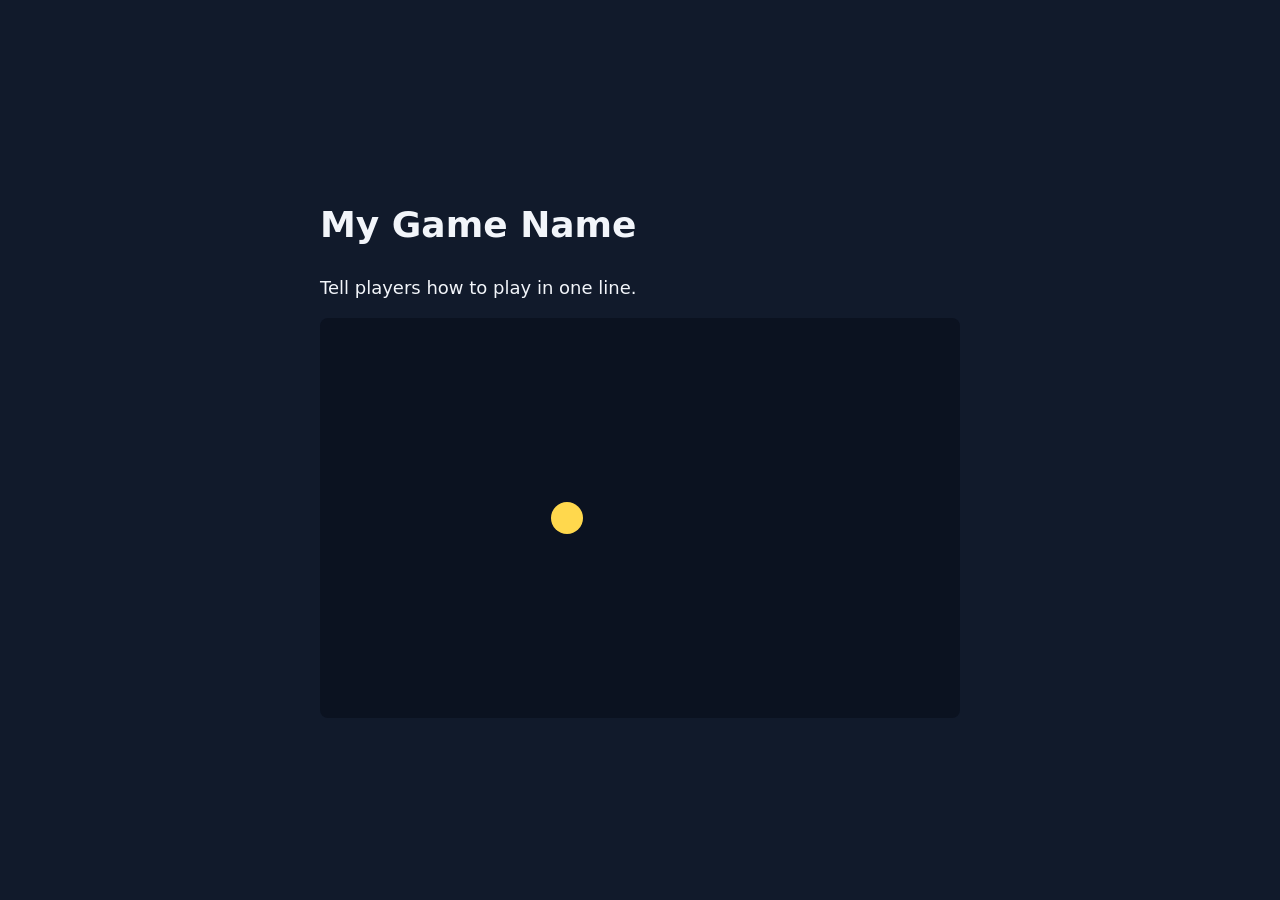
<file: games/_template/index.html>
<!doctype html>
<html lang="en">
<head>
<meta charset="utf-8">
<meta name="viewport" content="width=device-width, initial-scale=1">
<title>My Game Name</title>
<style>
  /* Everything for your game lives in this folder.
     Keep styles, scripts and images here, and link them with relative paths
     like "sprites/ship.png", never "/sprites/ship.png". */
  html, body { margin: 0; height: 100%; }
  body {
    background: #111a2b;
    color: #f2f5fa;
    font: 18px/1.4 system-ui, sans-serif;
    display: grid;
    place-items: center;
  }
  canvas { background: #0b1220; border-radius: 8px; max-width: 100%; }
</style>
</head>
<body>
<main>
  <h1>My Game Name</h1>
  <p>Tell players how to play in one line.</p>
  <canvas id="game" width="640" height="400"></canvas>
</main>

<script>
  // Replace everything below with your game.
  // Rules: no logins, no installs, no outside websites or APIs,
  // and a visitor should understand it within about 2 minutes.
  const canvas = document.getElementById("game");
  const ctx = canvas.getContext("2d");

  let x = 40, dx = 3;
  function frame() {
    ctx.clearRect(0, 0, canvas.width, canvas.height);
    ctx.fillStyle = "#ffd84d";
    ctx.beginPath();
    ctx.arc(x, canvas.height / 2, 16, 0, Math.PI * 2);
    ctx.fill();
    x += dx;
    if (x < 16 || x > canvas.width - 16) dx = -dx;
    requestAnimationFrame(frame);
  }
  frame();
</script>
</body>
</html>
</file>
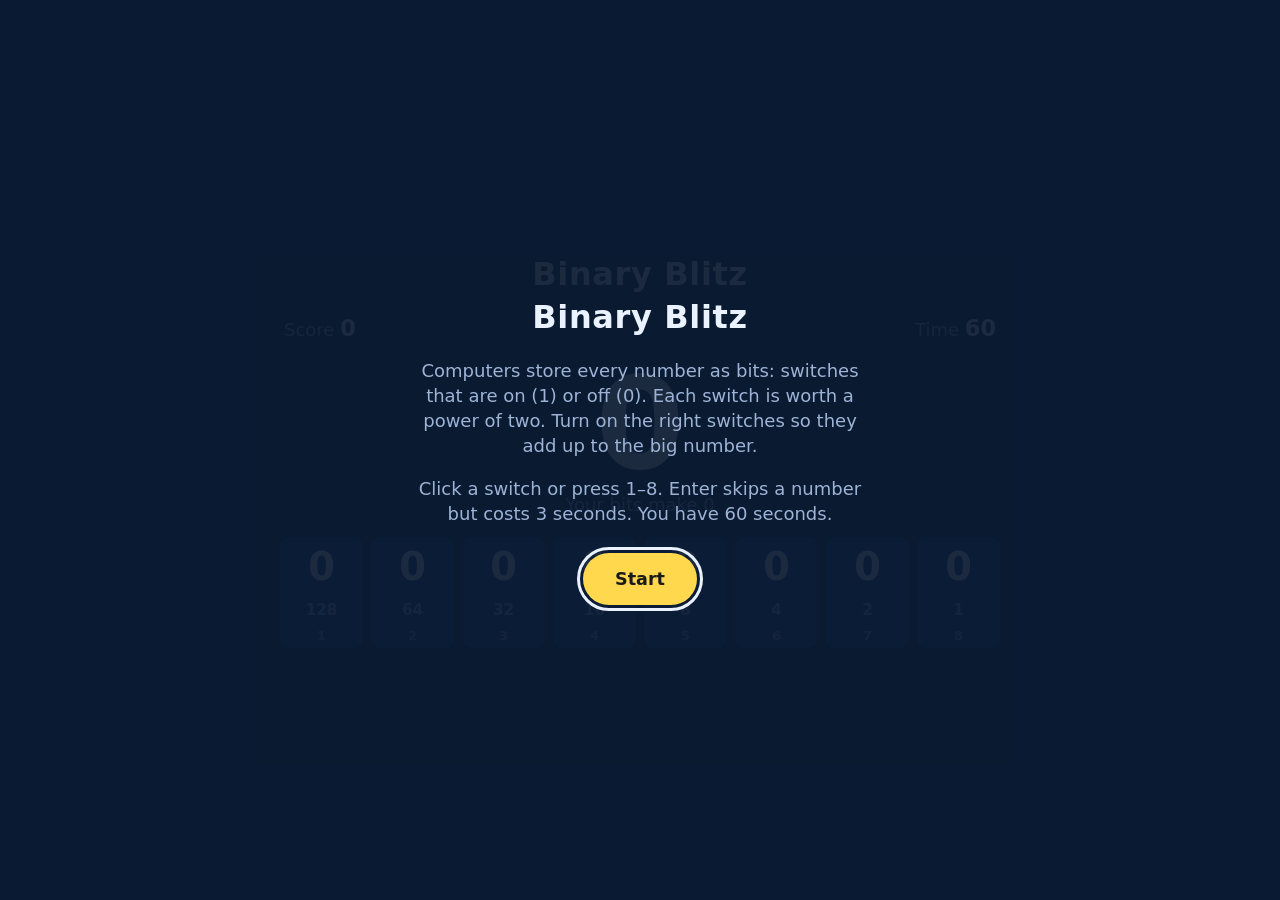
<file: games/binary-blitz/index.html>
<!doctype html>
<html lang="en">
<head>
<meta charset="utf-8">
<meta name="viewport" content="width=device-width, initial-scale=1">
<title>Binary Blitz</title>
<style>
  :root {
    --bg: #0f2747;
    --panel: #163560;
    --ink: #eaf2ff;
    --dim: #9db4d6;
    --on: #ffd84d;
    --off: #22477a;
    --good: #5be39a;
  }
  * { box-sizing: border-box; }
  html, body { margin: 0; height: 100%; }
  body {
    background: var(--bg);
    color: var(--ink);
    font: 18px/1.4 system-ui, -apple-system, "Segoe UI", sans-serif;
    display: grid;
    place-items: center;
    padding: 16px;
  }
  main { width: min(720px, 100%); text-align: center; }
  h1 { font-size: 2rem; margin: 0 0 4px; letter-spacing: 0.02em; }
  .hud { display: flex; justify-content: space-between; color: var(--dim); margin: 16px 4px; font-variant-numeric: tabular-nums; }
  .hud b { color: var(--ink); font-size: 1.4rem; }
  .target { font-size: clamp(4rem, 18vw, 8rem); font-weight: 800; line-height: 1; margin: 8px 0 4px; font-variant-numeric: tabular-nums; transition: color .15s; }
  .target.hit { color: var(--good); }
  .current { color: var(--dim); margin-bottom: 20px; font-variant-numeric: tabular-nums; }
  .bits { display: grid; grid-template-columns: repeat(8, minmax(0, 1fr)); gap: clamp(3px, 1.4vw, 8px); }
  .bit {
    appearance: none; border: 0; border-radius: 10px; min-width: 0; padding: 0; touch-action: manipulation;
    background: var(--off); color: var(--ink);
    font: inherit; font-size: clamp(1.1rem, 6vw, 2.4rem); font-weight: 800;
    aspect-ratio: 3 / 4; cursor: pointer;
    display: flex; flex-direction: column; align-items: center; justify-content: center; gap: 6px;
    transition: background .08s, transform .08s;
  }
  .bit small { font-size: clamp(.7rem, 1.6vw, .95rem); font-weight: 600; color: var(--dim); }
  .bit kbd { font-size: clamp(.6rem, 1.3vw, .8rem); font-family: inherit; color: var(--dim); opacity: .8; }
  .bit[aria-pressed="true"] { background: var(--on); color: #1a1a1a; }
  .bit[aria-pressed="true"] small, .bit[aria-pressed="true"] kbd { color: #4a3c00; }
  .bit:active { transform: scale(.96); }
  .bit:focus-visible, .btn:focus-visible { outline: 3px solid var(--ink); outline-offset: 3px; }
  .overlay {
    position: fixed; inset: 0; background: rgba(10, 25, 48, .92);
    display: grid; place-items: center; padding: 16px; text-align: center;
  }
  .overlay[hidden] { display: none; }
  .card { max-width: 460px; }
  .card p { color: var(--dim); }
  .btn {
    appearance: none; border: 0; border-radius: 999px; cursor: pointer;
    background: var(--on); color: #1a1a1a; font: inherit; font-weight: 700;
    padding: 14px 32px; font-size: 1.1rem; margin-top: 8px;
  }
  .big { font-size: 4rem; font-weight: 800; margin: 0; }
  @media (prefers-reduced-motion: reduce) { * { transition: none !important; } }
</style>
</head>
<body>
<main>
  <h1>Binary Blitz</h1>
  <div class="hud">
    <span>Score <b id="score">0</b></span>
    <span>Time <b id="time">60</b></span>
  </div>
  <div class="target" id="target" aria-live="polite">0</div>
  <div class="current">Your bits make <span id="current">0</span></div>
  <div class="bits" id="bits"></div>
</main>

<div class="overlay" id="start">
  <div class="card">
    <h1>Binary Blitz</h1>
    <p>Computers store every number as bits: switches that are on (1) or off (0). Each switch is worth a power of two. Turn on the right switches so they add up to the big number.</p>
    <p>Click a switch or press 1–8. Enter skips a number but costs 3 seconds. You have 60 seconds.</p>
    <button class="btn" id="play">Start</button>
  </div>
</div>

<div class="overlay" id="end" hidden>
  <div class="card">
    <p>Numbers built</p>
    <p class="big" id="final">0</p>
    <p id="best"></p>
    <button class="btn" id="again">Play again</button>
  </div>
</div>

<script>
  const VALUES = [128, 64, 32, 16, 8, 4, 2, 1];
  const ROUND_SECONDS = 60;
  const SKIP_PENALTY = 3;

  const bitsEl = document.getElementById("bits");
  const targetEl = document.getElementById("target");
  const currentEl = document.getElementById("current");
  const scoreEl = document.getElementById("score");
  const timeEl = document.getElementById("time");
  const startEl = document.getElementById("start");
  const endEl = document.getElementById("end");

  let bits = new Array(8).fill(false);
  let target = 0, score = 0, timeLeft = ROUND_SECONDS, timer = null, playing = false;

  const buttons = VALUES.map((value, i) => {
    const b = document.createElement("button");
    b.className = "bit";
    b.setAttribute("aria-pressed", "false");
    b.setAttribute("aria-label", `Bit worth ${value}`);
    b.innerHTML = `<span>0</span><small>${value}</small><kbd>${i + 1}</kbd>`;
    b.addEventListener("click", () => flip(i));
    bitsEl.appendChild(b);
    return b;
  });

  function value() {
    return bits.reduce((sum, on, i) => sum + (on ? VALUES[i] : 0), 0);
  }

  // Start with small numbers, then open up the full 8-bit range as the score climbs.
  function newTarget() {
    const max = score < 4 ? 15 : score < 10 ? 63 : 255;
    let t;
    do { t = 1 + Math.floor(Math.random() * max); } while (t === target);
    target = t;
    targetEl.textContent = target;
  }

  function render() {
    bits.forEach((on, i) => {
      buttons[i].setAttribute("aria-pressed", String(on));
      buttons[i].firstElementChild.textContent = on ? "1" : "0";
    });
    currentEl.textContent = value();
    scoreEl.textContent = score;
    timeEl.textContent = timeLeft;
  }

  function clearBits() { bits = new Array(8).fill(false); }

  function flip(i) {
    if (!playing) return;
    bits[i] = !bits[i];
    if (value() === target) {
      score++;
      targetEl.classList.add("hit");
      setTimeout(() => targetEl.classList.remove("hit"), 200);
      clearBits();
      newTarget();
    }
    render();
  }

  function skip() {
    if (!playing) return;
    timeLeft = Math.max(0, timeLeft - SKIP_PENALTY);
    clearBits();
    newTarget();
    render();
    if (timeLeft === 0) finish();
  }

  function start() {
    score = 0; timeLeft = ROUND_SECONDS; target = 0;
    clearBits(); newTarget(); render();
    startEl.hidden = true; endEl.hidden = true;
    playing = true;
    buttons[0].focus();
    clearInterval(timer);
    timer = setInterval(() => {
      timeLeft--;
      render();
      if (timeLeft <= 0) finish();
    }, 1000);
  }

  function finish() {
    playing = false;
    clearInterval(timer);
    let best = score;
    try {
      best = Math.max(score, Number(localStorage.getItem("binary-blitz-best")) || 0);
      localStorage.setItem("binary-blitz-best", String(best));
    } catch (e) { /* storage unavailable; skip the high score */ }
    document.getElementById("final").textContent = score;
    document.getElementById("best").textContent = `Best on this computer: ${best}`;
    endEl.hidden = false;
    document.getElementById("again").focus();
  }

  document.getElementById("play").addEventListener("click", start);
  document.getElementById("again").addEventListener("click", start);

  document.addEventListener("keydown", (e) => {
    if (!playing) {
      if ((e.key === "Enter" || e.key === " ") && document.activeElement?.tagName !== "BUTTON") start();
      return;
    }
    if (e.key >= "1" && e.key <= "8") { flip(Number(e.key) - 1); e.preventDefault(); }
    else if (e.key === "Enter") { skip(); e.preventDefault(); }
  });

  document.getElementById("play").focus();
</script>
</body>
</html>
</file>
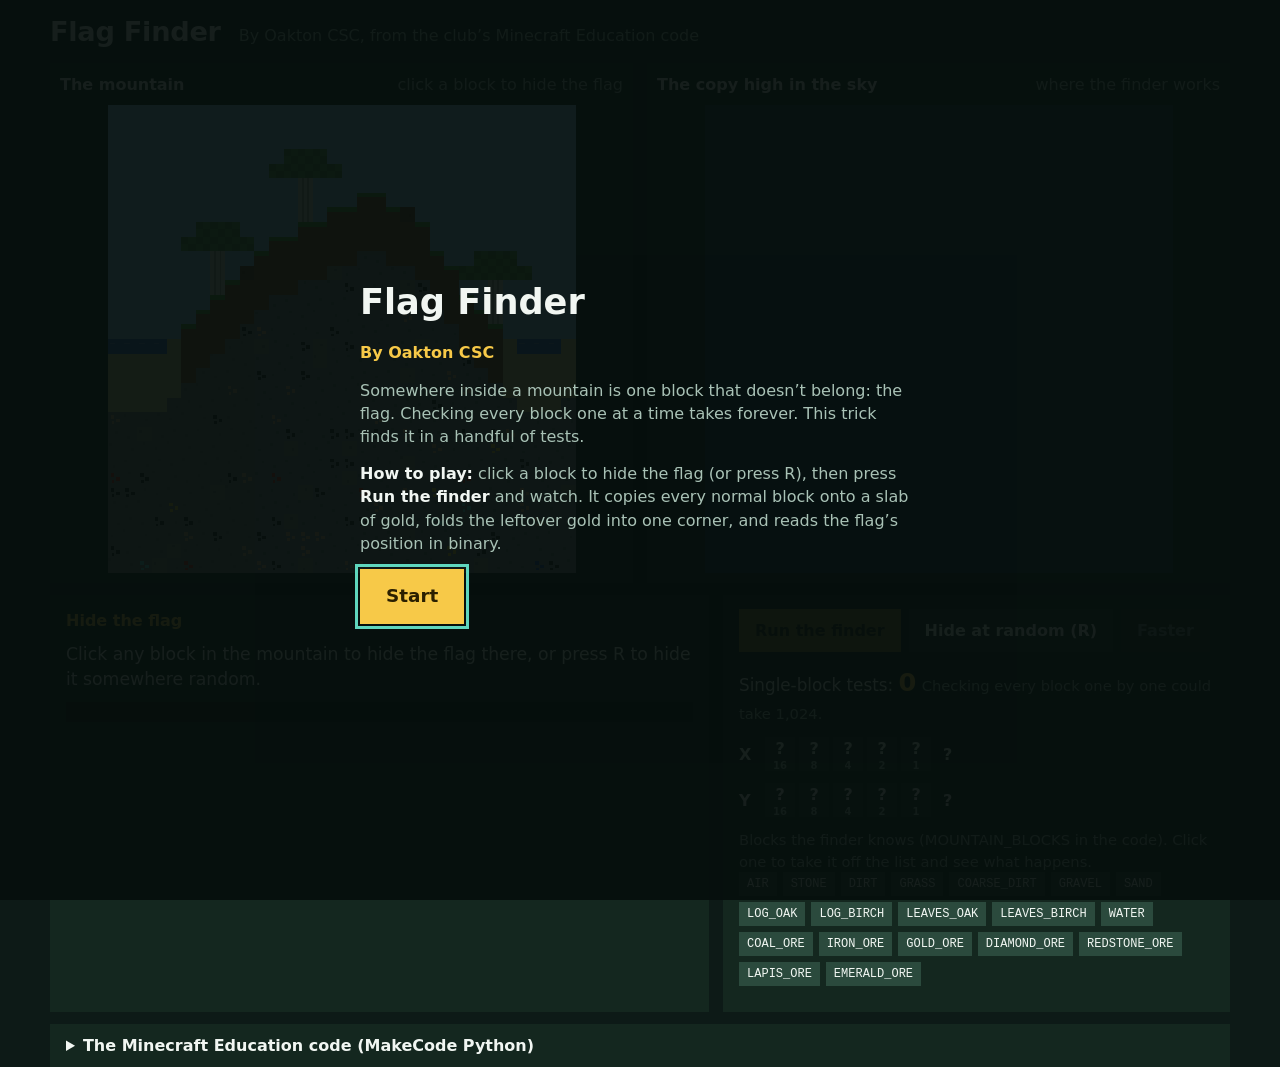
<file: games/flag-finder/index.html>
<!doctype html>
<html lang="en">
<head>
<meta charset="utf-8">
<meta name="viewport" content="width=device-width, initial-scale=1">
<title>Flag Finder</title>
<style>
  /* Web version of the club's Minecraft Education flag finder.
     Everything lives in this one file: no libraries, no network. */
  :root {
    --bg: #0d1a17;
    --panel: #14271f;
    --panel-2: #1c3529;
    --ink: #f1f6f2;
    --dim: #a9c2b6;
    --gold: #f7c948;
    --mint: #5fd6bd;
    --red: #e2483d;
  }
  * { box-sizing: border-box; }
  html, body { margin: 0; height: 100%; }
  body {
    background: var(--bg); color: var(--ink);
    font: 16px/1.45 system-ui, -apple-system, "Segoe UI", sans-serif;
    display: grid; place-items: center; padding: 12px;
  }
  main { width: min(1180px, 100%); display: grid; gap: 12px; }
  header { display: flex; flex-wrap: wrap; align-items: baseline; gap: 6px 18px; }
  h1 { margin: 0; font-size: 1.7rem; letter-spacing: -0.01em; }
  header p { margin: 0; color: var(--dim); }
  .boards { display: grid; grid-template-columns: 1fr 1fr; gap: 14px; }
  figure { margin: 0; background: var(--panel); padding: 10px; display: grid; gap: 8px; }
  figcaption { display: flex; justify-content: space-between; gap: 8px; font-weight: 700; }
  figcaption span { color: var(--dim); font-weight: 500; }
  canvas { width: min(100%, 52vh); margin: 0 auto; aspect-ratio: 1; display: block; image-rendering: pixelated; background: #9bd3ff; }
  #mountain { cursor: crosshair; }
  .hud { display: grid; grid-template-columns: 1.3fr 1fr; gap: 14px; }
  .say { background: var(--panel); padding: 14px 16px; display: grid; gap: 10px; align-content: start; min-height: 190px; }
  .say .step { color: var(--gold); font-weight: 800; }
  .say p { margin: 0; font-size: 1.08rem; }
  pre { margin: 0; padding: 10px 12px; background: #08120f; color: #d7e6de; font: 13px/1.5 Consolas, ui-monospace, monospace; overflow: auto; max-height: 150px; white-space: pre; }
  .side { background: var(--panel); padding: 14px 16px; display: grid; gap: 12px; align-content: start; }
  .row { display: flex; flex-wrap: wrap; gap: 8px; align-items: center; }
  .count { font-size: 1.05rem; }
  .count b { font-size: 1.6rem; color: var(--gold); font-variant-numeric: tabular-nums; }
  .bits { display: flex; gap: 4px; align-items: center; font-variant-numeric: tabular-nums; }
  .bits label { width: 22px; font-weight: 800; }
  #bx, #by { display: flex; gap: 4px; }
  .bit { width: 30px; height: 34px; display: grid; place-items: center; background: var(--panel-2); font-weight: 800; }
  .bit small { display: block; font-size: 10px; color: var(--dim); font-weight: 600; line-height: 1; }
  .bit.one { background: var(--gold); color: #2a1f00; }
  .bit.one small { color: #5c4500; }
  .bit.zero { background: #2b4a3d; }
  .bits output { margin-left: 8px; font-weight: 800; min-width: 3ch; }
  button {
    appearance: none; border: 0; cursor: pointer; font: inherit; font-weight: 800;
    background: var(--gold); color: #2a1f00; padding: 10px 16px;
  }
  button.quiet { background: var(--panel-2); color: var(--ink); }
  button:disabled { opacity: .45; cursor: not-allowed; }
  button:focus-visible, .chip:focus-visible, canvas:focus-visible, summary:focus-visible { outline: 3px solid var(--mint); outline-offset: 2px; }
  details { background: var(--panel); padding: 10px 16px; }
  summary { cursor: pointer; font-weight: 800; }
  details pre { max-height: 360px; margin-top: 10px; }
  .chips { display: flex; flex-wrap: wrap; gap: 6px; }
  .chip { appearance: none; border: 0; cursor: pointer; font: 12px/1 Consolas, ui-monospace, monospace; padding: 6px 8px; background: #2b4a3d; color: var(--ink); }
  .chip[aria-pressed="false"] { background: transparent; color: var(--dim); text-decoration: line-through; box-shadow: inset 0 0 0 1px #3c5c4e; }
  .chip.flash { background: var(--mint); color: #062018; }
  .note { color: var(--dim); font-size: .92rem; margin: 0; }
  .overlay { position: fixed; inset: 0; background: rgba(6, 14, 12, .93); display: grid; place-items: center; padding: 16px; z-index: 5; }
  .overlay[hidden] { display: none; }
  .card { max-width: 560px; display: grid; gap: 14px; }
  .card h2 { margin: 0; font-size: 2.2rem; }
  .card p { margin: 0; color: var(--dim); }
  .card p b { color: var(--ink); }
  .card .by { color: var(--gold); font-weight: 800; }
  .card button { justify-self: start; font-size: 1.15rem; padding: 14px 26px; }
  @media (max-width: 820px) {
    .boards, .hud { grid-template-columns: 1fr; }
  }
  @media (prefers-reduced-motion: reduce) { * { transition: none !important; } }
</style>
</head>
<body>
<main>
  <header>
    <h1>Flag Finder</h1>
    <p>By Oakton CSC, from the club’s Minecraft Education code</p>
  </header>

  <div class="boards">
    <figure>
      <figcaption>The mountain <span id="m-note">click a block to hide the flag</span></figcaption>
      <canvas id="mountain" width="512" height="512" tabindex="0" aria-label="The mountain. Click a block to hide the flag there."></canvas>
    </figure>
    <figure>
      <figcaption>The copy high in the sky <span id="s-note">where the finder works</span></figcaption>
      <canvas id="sky" width="512" height="512" aria-label="The copy in the sky where the finder works"></canvas>
    </figure>
  </div>

  <div class="hud">
    <div class="say" aria-live="polite">
      <span class="step" id="step">Hide the flag</span>
      <p id="say">Click any block in the mountain to hide the flag there, or press R to hide it somewhere random.</p>
      <pre id="code" aria-label="The part of the Minecraft code doing this step"></pre>
    </div>
    <div class="side">
      <div class="row">
        <button id="run" disabled>Run the finder</button>
        <button class="quiet" id="random">Hide at random (R)</button>
        <button class="quiet" id="skip" disabled>Faster</button>
      </div>
      <div class="count">Single-block tests: <b id="tests">0</b> <span class="note" id="vs">Checking every block one by one could take 1,024.</span></div>
      <div class="bits" aria-label="X position in binary"><label>X</label><span id="bx"></span><output id="ox">?</output></div>
      <div class="bits" aria-label="Y position in binary"><label>Y</label><span id="by"></span><output id="oy">?</output></div>
      <div>
        <p class="note">Blocks the finder knows (MOUNTAIN_BLOCKS in the code). Click one to take it off the list and see what happens.</p>
        <div class="chips" id="chips"></div>
      </div>
      <div class="row">
        <button class="quiet" id="again" hidden>New mountain</button>
        <button class="quiet" id="same" hidden>Same mountain again</button>
      </div>
    </div>
  </div>

  <details>
    <summary>The Minecraft Education code (MakeCode Python)</summary>
    <p class="note" style="margin-top:8px">In Minecraft Education, press C, start a new Python project, paste this in, press Hide Flag, set MODE and press Play. The real version works in 3D on 64 × 64 × 64 cubes, so it needs 19 tests per cube instead of 11.</p>
    <pre id="full"></pre>
  </details>
</main>

<div class="overlay" id="start">
  <div class="card">
    <h2>Flag Finder</h2>
    <span class="by">By Oakton CSC</span>
    <p>Somewhere inside a mountain is one block that doesn’t belong: the flag. Checking every block one at a time takes forever. This trick finds it in a handful of tests.</p>
    <p><b>How to play:</b> click a block to hide the flag (or press R), then press <b>Run the finder</b> and watch. It copies every normal block onto a slab of gold, folds the leftover gold into one corner, and reads the flag’s position in binary.</p>
    <button id="go">Start</button>
  </div>
</div>

<script>
(() => {
  const N = 32;                 // the cube is 32 × 32 here (the Minecraft version is 64 × 64 × 64)
  const PX = 512 / N;           // pixels per block on the canvas

  // Block types, using the names from the Minecraft code
  const T = {
    AIR: 0, STONE: 1, DIRT: 2, GRASS: 3, COARSE_DIRT: 4, GRAVEL: 5, SAND: 6, LOG_OAK: 7, LOG_BIRCH: 8,
    LEAVES_OAK: 9, LEAVES_BIRCH: 10, WATER: 11, COAL_ORE: 12, IRON_ORE: 13, GOLD_ORE: 14, DIAMOND_ORE: 15,
    REDSTONE_ORE: 16, LAPIS_ORE: 17, EMERALD_ORE: 18, FLAG: 19, GOLD_BLOCK: 20,
  };
  const NAME = Object.fromEntries(Object.entries(T).map(([k, v]) => [v, k]));
  const MOUNTAIN_BLOCKS = [T.AIR, T.STONE, T.DIRT, T.GRASS, T.COARSE_DIRT, T.GRAVEL, T.SAND, T.LOG_OAK, T.LOG_BIRCH,
    T.LEAVES_OAK, T.LEAVES_BIRCH, T.WATER, T.COAL_ORE, T.IRON_ORE, T.GOLD_ORE, T.DIAMOND_ORE, T.REDSTONE_ORE, T.LAPIS_ORE, T.EMERALD_ORE];
  const known = new Set(MOUNTAIN_BLOCKS);

  // The Minecraft code, shown step by step and in full
  const CODE = {
    fill: `# Step 1: fill the sky cube with gold (8 fills of 32 x 32 x 32).
def fill_gold(ox, oy, oz):
    ...
                blocks.fill(GOLD_BLOCK, world(ox + x, oy + y, oz + z),
                            world(ox + x + 31, oy + y + 31, oz + z + 31),
                            FillOperation.REPLACE)`,
    stamp: `# Step 2: copy each known block type from the mountain cube onto the gold.
def stamp_known(mx, my, mz, ox, oy, oz):
    for block in MOUNTAIN_BLOCKS:
        blocks.clone_filtered(world(mx, my, mz),
                              world(mx + 63, my + 63, mz + 63),
                              world(ox, oy, oz), block, CloneMode.NORMAL)`,
    left: `#   3. Any gold still left marks a position where the mountain holds
#      something that is NOT on the list: the flag.`,
    foldY: `    h = 32
    while h >= 1:      # fold top half onto bottom half, whole cube
        blocks.clone_filtered(world(ox, oy + h, oz),
                              world(ox + 63, oy + 2 * h - 1, oz + 63),
                              world(ox, oy, oz), GOLD_BLOCK, CloneMode.NORMAL)
        h = Math.idiv(h, 2)`,
    foldX: `    h = 32
    while h >= 1:      # fold along X, bottom row only
        blocks.clone_filtered(world(ox + h, oy, oz),
                              world(ox + 2 * h - 1, oy, oz),
                              world(ox, oy, oz), GOLD_BLOCK, CloneMode.NORMAL)
        h = Math.idiv(h, 2)`,
    corner: `    fold(ox, oy, oz)
    if blocks.test_for_block(GOLD_BLOCK, world(ox, oy, oz)):
        read_position(mx, my, mz, ox, oy, oz)
        return True`,
    readX: `    dx = 0
    k = 1
    while k <= 32:
        if blocks.test_for_block(GOLD_BLOCK, world(ox + dx + k, oy, oz)):
            dx += k
        k = k * 2`,
    readY: `    dy = 0
    k = 1
    while k <= 32:
        if blocks.test_for_block(GOLD_BLOCK,
                                 world(ox + dx, oy + dy + k, oz + dz)):
            dy += k
        k = k * 2`,
    stand: `        # Clear a 3 x 3 x 2 space above the block and stand on top of it.
        blocks.fill(AIR, world(fx - 1, fy + 1, fz - 1),
                    world(fx + 1, fy + 2, fz + 1), FillOperation.REPLACE)
        player.teleport(world(fx, fy + 1, fz))`,
  };

  // ---------- Drawing ----------
  const COLOR = {
    [T.AIR]: "#9bd3ff", [T.STONE]: "#7f8487", [T.DIRT]: "#8b5a2b", [T.GRASS]: "#5bae3f", [T.COARSE_DIRT]: "#6f4a27",
    [T.GRAVEL]: "#8f8a86", [T.SAND]: "#dccf8f", [T.LOG_OAK]: "#6b4a2a", [T.LOG_BIRCH]: "#e4e0d2", [T.LEAVES_OAK]: "#3f8a2e",
    [T.LEAVES_BIRCH]: "#6aa84f", [T.WATER]: "#3d74d9", [T.FLAG]: "#e2483d", [T.GOLD_BLOCK]: "#f7c948",
  };
  const ORE = { [T.COAL_ORE]: "#222", [T.IRON_ORE]: "#d9a77e", [T.GOLD_ORE]: "#f2d33c", [T.DIAMOND_ORE]: "#5fe3e0",
    [T.REDSTONE_ORE]: "#d72a1f", [T.LAPIS_ORE]: "#2747b8", [T.EMERALD_ORE]: "#25c45a" };

  function drawBlock(ctx, t, x, y, seed) {
    const px = x * PX, py = (N - 1 - y) * PX, s = PX;
    if (ORE[t]) {
      ctx.fillStyle = COLOR[T.STONE]; ctx.fillRect(px, py, s, s);
      ctx.fillStyle = ORE[t];
      ctx.fillRect(px + 3, py + 3, 4, 4); ctx.fillRect(px + 9, py + 7, 4, 4); ctx.fillRect(px + 4, py + 10, 3, 3);
      return;
    }
    ctx.fillStyle = COLOR[t] ?? "#f0f"; ctx.fillRect(px, py, s, s);
    if (t === T.GRASS) { ctx.fillStyle = COLOR[T.DIRT]; ctx.fillRect(px, py + 5, s, s - 5); }
    else if (t === T.GRAVEL || t === T.STONE || t === T.COARSE_DIRT) { ctx.fillStyle = "rgba(0,0,0,.16)"; ctx.fillRect(px + ((seed * 7) % 11), py + ((seed * 3) % 11), 3, 3); }
    else if (t === T.LOG_OAK || t === T.LOG_BIRCH) { ctx.fillStyle = "rgba(0,0,0,.25)"; ctx.fillRect(px + 4, py, 2, s); ctx.fillRect(px + 10, py, 2, s); }
    else if (t === T.LEAVES_OAK || t === T.LEAVES_BIRCH) { ctx.fillStyle = "rgba(0,0,0,.18)"; ctx.fillRect(px, py, 8, 8); ctx.fillRect(px + 8, py + 8, 8, 8); }
    else if (t === T.GOLD_BLOCK) { ctx.fillStyle = "#ffe48a"; ctx.fillRect(px + 2, py + 2, s - 8, 3); ctx.fillStyle = "#c99a1a"; ctx.fillRect(px, py + s - 3, s, 3); }
    else if (t === T.FLAG) { ctx.fillStyle = COLOR[T.AIR]; ctx.fillRect(px, py, s, s); ctx.fillStyle = "#4a3a2a"; ctx.fillRect(px + 3, py + 1, 2, s - 1); ctx.fillStyle = COLOR[T.FLAG]; ctx.fillRect(px + 5, py + 2, 9, 7); ctx.fillStyle = "#fff"; ctx.fillRect(px + 8, py + 4, 3, 3); }
    else if (t === T.WATER) { ctx.fillStyle = "rgba(255,255,255,.18)"; ctx.fillRect(px + 2, py + 4, 6, 2); }
  }

  const mCtx = document.getElementById("mountain").getContext("2d");
  const sCtx = document.getElementById("sky").getContext("2d");
  let mountain, original, sky, flag = null, player = null, marks = [];

  function render() {
    for (let x = 0; x < N; x++) for (let y = 0; y < N; y++) drawBlock(mCtx, mountain[x][y], x, y, x * 31 + y);
    if (player) {
      const px = player.x * PX, py = (N - 1 - player.y) * PX;
      mCtx.fillStyle = "#c68d5e"; mCtx.fillRect(px + 3, py - PX + 2, PX - 6, PX - 4);     // head
      mCtx.fillStyle = "#2fa6a8"; mCtx.fillRect(px + 2, py, PX - 4, PX - 6);              // shirt
      mCtx.fillStyle = "#3b3f8f"; mCtx.fillRect(px + 3, py + PX - 6, PX - 6, 6);          // legs
    }
    if (sky) for (let x = 0; x < N; x++) for (let y = 0; y < N; y++) drawBlock(sCtx, sky[x][y], x, y, x * 31 + y);
    else { sCtx.fillStyle = "#16324a"; sCtx.fillRect(0, 0, 512, 512); }
    for (const m of marks) {
      const ctx = m.on === "m" ? mCtx : sCtx;
      ctx.fillStyle = m.fill || "rgba(95,214,189,.28)";
      ctx.fillRect(m.x * PX, (N - m.y - m.h) * PX, m.w * PX, m.h * PX);
      if (m.ring) { ctx.strokeStyle = m.ring; ctx.lineWidth = 3; ctx.strokeRect(m.x * PX + 1.5, (N - m.y - m.h) * PX + 1.5, m.w * PX - 3, m.h * PX - 3); }
    }
  }

  // ---------- The mountain ----------
  function rng(seed) { return () => { seed = (seed * 1664525 + 1013904223) >>> 0; return seed / 4294967296; }; }
  function makeMountain(seed) {
    const r = rng(seed);
    const g = Array.from({ length: N }, () => new Array(N).fill(T.AIR));
    const p1 = r() * 6, p2 = r() * 6;
    const top = [];
    for (let x = 0; x < N; x++) top[x] = Math.round(17 + 6 * Math.exp(-(((x - 16) / 7) ** 2)) + 2.2 * Math.sin(x / 4.5 + p1) + 1.2 * Math.sin(x / 2.1 + p2));
    const water = Math.min(...top) + 1;
    for (let x = 0; x < N; x++) {
      for (let y = 0; y <= top[x]; y++) {
        let t = T.STONE;
        if (y === top[x]) t = top[x] <= water ? T.SAND : r() < 0.12 ? T.COARSE_DIRT : T.GRASS;
        else if (y > top[x] - 4) t = top[x] <= water ? T.SAND : T.DIRT;
        else {
          const d = r();
          if (d < 0.07) t = T.COAL_ORE; else if (d < 0.11) t = T.IRON_ORE; else if (d < 0.15) t = T.GRAVEL;
          else if (y < 7 && d < 0.17) t = T.REDSTONE_ORE; else if (y < 7 && d < 0.185) t = T.LAPIS_ORE;
          else if (y < 9 && d < 0.2) t = T.GOLD_ORE; else if (y < 5 && d < 0.21) t = T.DIAMOND_ORE; else if (y < 6 && d < 0.215) t = T.EMERALD_ORE;
        }
        g[x][y] = t;
      }
      for (let y = top[x] + 1; y <= water; y++) g[x][y] = T.WATER;
    }
    // A few trees on the grass
    for (const tx of [4 + Math.floor(r() * 5), 13 + Math.floor(r() * 5), 23 + Math.floor(r() * 5)]) {
      if (g[tx][top[tx]] !== T.GRASS) continue;
      const birch = r() < 0.5, log = birch ? T.LOG_BIRCH : T.LOG_OAK, leaves = birch ? T.LEAVES_BIRCH : T.LEAVES_OAK;
      for (let y = top[tx] + 1; y <= top[tx] + 3 && y < N; y++) g[tx][y] = log;
      for (let x = tx - 2; x <= tx + 2; x++) for (let y = top[tx] + 4; y <= top[tx] + 5; y++)
        if (x >= 0 && x < N && y < N && !(Math.abs(x - tx) === 2 && y === top[tx] + 5)) g[x][y] = leaves;
    }
    return g;
  }
  const copy = (g) => g.map((c) => c.slice());

  // ---------- Interface ----------
  const $ = (id) => document.getElementById(id);
  const say = (step, text, code) => { $("step").textContent = step; $("say").textContent = text; $("code").textContent = code || ""; };
  let speed = 1, running = false, tests = 0, seed = 1;
  const wait = (ms) => new Promise((ok) => setTimeout(ok, ms / speed));

  function bitsUI() {
    for (const id of ["bx", "by"]) $(id).innerHTML = [16, 8, 4, 2, 1].map((k) => `<span class="bit" data-k="${k}">?<small>${k}</small></span>`).join("");
    $("ox").textContent = "?"; $("oy").textContent = "?";
  }
  function setBit(axis, k, one) { const b = $(axis).querySelector(`[data-k="${k}"]`); b.classList.add(one ? "one" : "zero"); b.firstChild.textContent = one ? "1" : "0"; }
  function chipsUI() {
    $("chips").innerHTML = MOUNTAIN_BLOCKS.map((t) => `<button class="chip" type="button" data-t="${t}" aria-pressed="${known.has(t)}">${NAME[t]}</button>`).join("");
  }
  $("chips").addEventListener("click", (e) => {
    const c = e.target.closest(".chip"); if (!c || running) return;
    const t = Number(c.dataset.t); known.has(t) ? known.delete(t) : known.add(t);
    c.setAttribute("aria-pressed", String(known.has(t)));
  });

  function newRound(sameMountain) {
    if (!sameMountain) { seed = (Date.now() ^ (Math.random() * 1e9)) >>> 0; original = makeMountain(seed); }
    mountain = copy(original); sky = null; flag = null; player = null; marks = []; tests = 0;
    $("tests").textContent = "0"; $("vs").textContent = "Checking every block one by one could take 1,024.";
    $("run").disabled = true; $("skip").disabled = true; $("random").disabled = false;
    $("again").hidden = true; $("same").hidden = true; $("m-note").textContent = "click a block to hide the flag";
    bitsUI();
    say("Hide the flag", "Click any block in the mountain to hide the flag there, or press R to hide it somewhere random.", "");
    render();
  }

  function hideAt(x, y) {
    if (running || player) return;
    mountain = copy(original); mountain[x][y] = T.FLAG; flag = { x, y };
    $("run").disabled = false; $("m-note").textContent = `flag hidden at (${x}, ${y})`;
    say("Flag hidden", `The flag is at X ${x}, Y ${y}. The finder can’t see it. Press Run the finder (or Enter) and see whether it can work out where it is.`, "");
    render();
  }
  function hideRandom() {
    if (running || player) return;
    const inside = [];
    for (let x = 0; x < N; x++) for (let y = 0; y < N; y++) if (original[x][y] === T.STONE || original[x][y] === T.DIRT) inside.push([x, y]);
    const [x, y] = inside[(Math.random() * inside.length) | 0];
    hideAt(x, y);
  }
  $("mountain").addEventListener("click", (e) => {
    const r = e.target.getBoundingClientRect();
    const x = Math.floor((e.clientX - r.left) / r.width * N), y = N - 1 - Math.floor((e.clientY - r.top) / r.height * N);
    if (x >= 0 && x < N && y >= 0 && y < N) hideAt(x, y);
  });
  $("random").addEventListener("click", hideRandom);
  $("run").addEventListener("click", () => run());
  $("skip").addEventListener("click", () => { speed = speed === 1 ? 6 : 1; $("skip").textContent = speed === 1 ? "Faster" : "Normal speed"; });
  $("again").addEventListener("click", () => newRound(false));
  $("same").addEventListener("click", () => newRound(true));
  addEventListener("keydown", (e) => {
    if ($("start").hidden === false) { if (e.key === "Enter" || e.key === " ") { e.preventDefault(); $("go").click(); } return; }
    if (e.key === "r" || e.key === "R") hideRandom();
    else if (e.key === "Enter" && !$("run").disabled) run();
  });

  // ---------- The finder, one step at a time ----------
  async function test(x, y, axis, k) {
    tests++; $("tests").textContent = String(tests);
    const hit = sky[x][y] === T.GOLD_BLOCK;
    marks = [{ x, y, w: 1, h: 1, fill: "rgba(0,0,0,0)", ring: hit ? "#ffffff" : "#e2483d" }];
    $("say").textContent = `test_for_block(GOLD_BLOCK, ${x}, ${y}) → ${hit ? "gold, so this binary digit is 1" : "no gold, so this binary digit is 0"}`;
    if (axis) setBit(axis, k, hit);
    render(); await wait(650);
    return hit;
  }

  async function run(opts = {}) {
    if (running || !flag) return;
    running = true; tests = 0; player = null;
    $("run").disabled = true; $("random").disabled = true; $("skip").disabled = false; $("again").hidden = true; $("same").hidden = true;
    $("chips").querySelectorAll(".chip").forEach((c) => { c.disabled = true; });
    bitsUI();

    // Step 1: gold, in four quarters (the Minecraft version uses eight 32-block fills)
    sky = Array.from({ length: N }, () => new Array(N).fill(T.AIR));
    say("Step 1 of 6: fill the copy with gold", "Build a cube the same size as the mountain cube high in the sky, and fill it with gold blocks.", CODE.fill);
    for (const [qx, qy] of [[0, 0], [16, 0], [0, 16], [16, 16]]) {
      for (let x = qx; x < qx + 16; x++) for (let y = qy; y < qy + 16; y++) sky[x][y] = T.GOLD_BLOCK;
      marks = [{ x: qx, y: qy, w: 16, h: 16, fill: "rgba(255,255,255,.18)" }]; render(); await wait(380);
    }
    marks = []; render(); await wait(400);

    // Step 2: stamp every known block type onto the gold
    say("Step 2 of 6: copy every normal block onto the gold", "For each block type the mountain is made of, copy just that type onto the gold. Each copy replaces the gold in the same place.", CODE.stamp);
    let stamped = 0;
    for (const t of MOUNTAIN_BLOCKS) {
      if (!known.has(t)) continue;
      const chip = $("chips").querySelector(`[data-t="${t}"]`); chip.classList.add("flash");
      let any = false;
      for (let x = 0; x < N; x++) for (let y = 0; y < N; y++) if (mountain[x][y] === t) { sky[x][y] = t; any = true; }
      $("say").textContent = `blocks.clone_filtered(…, ${NAME[t]}, …)${any ? "" : ": none in this mountain"}`;
      render(); await wait(any ? 420 : 90);
      chip.classList.remove("flash");
      stamped++;
      if (opts.stopAfterStamps && stamped >= opts.stopAfterStamps) { running = false; return; }
    }

    // Step 3: what's left
    const left = [];
    for (let x = 0; x < N; x++) for (let y = 0; y < N; y++) if (sky[x][y] === T.GOLD_BLOCK) left.push([x, y]);
    say("Step 3 of 6: look at the leftover gold", left.length === 1
      ? "Exactly one gold block is left. It sits where the mountain has something that isn’t on the list: the flag. But the finder still can’t see where it is; it can only test one block at a time."
      : `${left.length} gold blocks are left, because some block types aren’t on the list any more. The finder can’t tell them apart, so watch what happens.`, CODE.left);
    marks = left.slice(0, 200).map(([x, y]) => ({ x, y, w: 1, h: 1, fill: "rgba(0,0,0,0)", ring: "#ffffff" }));
    render(); await wait(1800);

    // Step 4: fold the gold into the corner
    say("Step 4 of 6: fold the gold into the corner", "Copy only the gold from the top half onto the bottom half, then halve again, five times. Then do the same sideways along the bottom row.", CODE.foldY);
    for (let h = N / 2; h >= 1; h /= 2) {
      marks = [{ x: 0, y: h, w: N, h, fill: "rgba(95,214,189,.32)" }, { x: 0, y: 0, w: N, h, fill: "rgba(247,201,72,.18)" }];
      $("say").textContent = `Copy the gold in rows ${h}–${2 * h - 1} down onto rows 0–${h - 1}.`;
      render(); await wait(700);
      for (let x = 0; x < N; x++) for (let y = h; y < 2 * h; y++) if (sky[x][y] === T.GOLD_BLOCK) sky[x][y - h] = T.GOLD_BLOCK;
      render(); await wait(350);
    }
    $("code").textContent = CODE.foldX;
    for (let h = N / 2; h >= 1; h /= 2) {
      marks = [{ x: h, y: 0, w: h, h: 1, fill: "rgba(95,214,189,.5)" }, { x: 0, y: 0, w: h, h: 1, fill: "rgba(247,201,72,.3)" }];
      $("say").textContent = `On the bottom row, copy the gold in columns ${h}–${2 * h - 1} onto columns 0–${h - 1}.`;
      render(); await wait(650);
      for (let x = h; x < 2 * h; x++) if (sky[x][0] === T.GOLD_BLOCK) sky[x - h][0] = T.GOLD_BLOCK;
      render(); await wait(300);
    }

    // Step 5: one test tells us whether anything is in this cube
    say("Step 5 of 6: test one block", "If any gold was left anywhere, the folding pushed a copy into the corner. One test answers “is the flag in this cube?”", CODE.corner);
    await wait(500);
    const inCube = await test(0, 0);
    if (!inCube) { finish(null); return; }
    $("say").textContent = "Gold in the corner: the flag is in this cube. Now the folded copies spell out where.";
    await wait(900);

    // Step 6: read X then Y, one binary digit per test
    say("Step 6 of 6: read the position in binary", "Each fold left copies of the gold at positions that spell the flag’s coordinates in binary. Test 1, 2, 4, 8 and 16 steps along.", CODE.readX);
    let dx = 0;
    for (let k = 1; k < N; k *= 2) if (await test(dx + k, 0, "bx", k)) dx += k;
    $("ox").textContent = `= ${dx}`;
    $("code").textContent = CODE.readY;
    let dy = 0;
    for (let k = 1; k < N; k *= 2) if (await test(dx, dy + k, "by", k)) dy += k;
    $("oy").textContent = `= ${dy}`;
    marks = []; render(); await wait(400);
    finish({ x: dx, y: dy });
  }

  async function finish(found) {
    $("skip").disabled = true;
    if (!found) {
      say("Nothing found", "No gold reached the corner, so nothing unusual is in this cube. In Minecraft the finder would move on to the next cube.", "");
    } else {
      // As in the Minecraft code: clear a space above the block and stand on it
      $("code").textContent = CODE.stand;
      for (let x = found.x - 1; x <= found.x + 1; x++) for (let y = found.y + 1; y <= found.y + 2; y++)
        if (x >= 0 && x < N && y < N) mountain[x][y] = T.AIR;
      player = { x: found.x, y: Math.min(N - 2, found.y + 1) };
      marks = [{ on: "m", x: found.x, y: found.y, w: 1, h: 1, fill: "rgba(0,0,0,0)", ring: "#ffffff" }];
      render();
      const what = original[found.x][found.y], hidOn = flag && found.x === flag.x && found.y === flag.y;
      if (hidOn) {
        say("Found the flag!", `The finder is standing on the flag at X ${found.x}, Y ${found.y}, after only ${tests} single-block tests. Checking every block could have taken up to 1,024.`, CODE.stand);
        $("vs").textContent = `The Minecraft version does it in 3D: 19 tests per 64 × 64 × 64 cube instead of up to 262,144.`;
      } else if (!known.has(what) && what !== T.FLAG) {
        say(`Found ${NAME[what]}, not the flag`, `${NAME[what]} isn’t on the list, so the finder treated it like the flag. The code’s tip: if the search lands on a block that isn’t the flag, add that block type to MOUNTAIN_BLOCKS.`, CODE.stand);
      } else {
        say("Found the wrong spot", `With more than one gold block left over, the folded copies mix together and spell out a position that isn’t really odd (here, ${NAME[what]}). That’s why every block in the mountain has to be on the list.`, CODE.stand);
      }
      $("m-note").textContent = `the finder stopped at (${found.x}, ${found.y})`;
    }
    running = false;
    $("again").hidden = false; $("same").hidden = false; $("random").disabled = true;
    $("chips").querySelectorAll(".chip").forEach((c) => { c.disabled = false; });
    $("again").focus();
  }

  // ---------- Start ----------
  // The full Minecraft code sits at the end of the page, so fill it in once the page has loaded
  addEventListener("DOMContentLoaded", () => { $("full").textContent = $("fazle-code").textContent.trim(); });
  chipsUI(); newRound(false);
  $("go").addEventListener("click", () => { $("start").hidden = true; $("mountain").focus(); });
  $("go").focus();

  // ?shot makes the cover picture for the arcade: mid-way through step 2
  if (new URLSearchParams(location.search).has("shot")) {
    $("start").hidden = true; original = makeMountain(7); newRound(true); hideAt(21, 8); speed = 1000;
    run({ stopAfterStamps: 4 });
  }
})();
</script>

<script type="text/plain" id="fazle-code">
# Velocity Prize - marker-map flag finder  (v0.8)
# MakeCode Python for Minecraft Education (press C > new project > Python)
#
# NOTHING in the world is touched before Hide Flag, and the mountain and
# the flag are never changed or copied. Everything runs after Hide Flag.
#
# WHAT WORKS IN THIS WORLD (from the two diagnostics)
#   works:   blocks.place, blocks.fill, blocks.replace, blocks.clone,
#            blocks.test_for_block (one block), player.teleport
#   broken:  blocks.test_for_blocks (regions), player.execute (raw commands)
#
# IDEA
#   For each 64 x 64 x 64 cube of the mountain:
#   1. Fill a same-sized cube high in the sky with gold.
#   2. For every block type the mountain is made of (and air), copy just
#      that type from the mountain cube onto the gold cube. Each copy
#      overwrites the gold in the matching position.
#   3. Any gold still left marks a position where the mountain holds
#      something that is NOT on the list: the flag.
#   4. Fold the gold cube in half 6 times in each direction, copying only
#      gold. If any gold was left, it ends up in the cube's corner, so one
#      single-block test answers "is the flag in this cube?".
#   5. The folded copies also spell out the position in binary, so 18 more
#      single-block tests read off the flag's exact X, Y and Z.
#
# HOW TO RUN
#   Press Hide Flag, then set MODE below and press Play.
#   1 = find the flag and stand on it
#   2 = teleport back to the start

# ---------------- SETTINGS ----------------
MODE = 1      # 1 = find flag, 2 = back to start

X1 = -6      # low corner of the search area (corner A, ground minus 3)
Y1 = -63
Z1 = -2
X2 = 210     # high corner (corner B plus 10 margin, peak plus 10)
Z2 = 210
LAYERS = 2   # 64-high layers to search: Y -63..0 and Y 1..64

SKY = 200    # the gold cubes are built this far above the mountain cubes

START_X = -18   # where you place the flag to stop the timer
START_Y = -59
START_Z = -7

# Every block type the mountain is made of. Anything NOT on this list is
# treated as the flag. If a name gets a red underline, delete it or pick
# the right one from autocomplete. If the search lands on a block that is
# not the flag, add that block type here.
MOUNTAIN_BLOCKS = [AIR, STONE, DIRT, GRASS, COARSE_DIRT, GRAVEL, SAND,
                   LOG_OAK, LOG_BIRCH, LEAVES_OAK, LEAVES_BIRCH, WATER,
                   COAL_ORE, IRON_ORE, GOLD_ORE, DIAMOND_ORE, REDSTONE_ORE,
                   LAPIS_ORE, EMERALD_ORE]

PLATFORM_Y = 66    # you stand here, above the mountain, below the gold
LOAD_WAIT = 1000   # milliseconds to wait at each column for it to load
# -------------------------------------------

fx = 0   # the flag's position, once found
fy = 0
fz = 0


# Stand on a glass block above the middle of one 64 x 64 column.
def stand_above(x, z):
    blocks.place(GLASS, world(x + 32, PLATFORM_Y, z + 32))
    player.teleport(world(x + 32, PLATFORM_Y + 1, z + 32))
    loops.pause(LOAD_WAIT)


# Step 1: fill the sky cube with gold (8 fills of 32 x 32 x 32).
def fill_gold(ox, oy, oz):
    x = 0
    while x < 64:
        y = 0
        while y < 64:
            z = 0
            while z < 64:
                blocks.fill(GOLD_BLOCK, world(ox + x, oy + y, oz + z),
                            world(ox + x + 31, oy + y + 31, oz + z + 31),
                            FillOperation.REPLACE)
                z += 32
            y += 32
        x += 32


# Step 2: copy each known block type from the mountain cube onto the gold.
def stamp_known(mx, my, mz, ox, oy, oz):
    for block in MOUNTAIN_BLOCKS:
        blocks.clone_filtered(world(mx, my, mz),
                              world(mx + 63, my + 63, mz + 63),
                              world(ox, oy, oz), block, CloneMode.NORMAL)


# Step 4: fold the gold toward the cube's low corner.
def fold(ox, oy, oz):
    h = 32
    while h >= 1:      # fold top half onto bottom half, whole cube
        blocks.clone_filtered(world(ox, oy + h, oz),
                              world(ox + 63, oy + 2 * h - 1, oz + 63),
                              world(ox, oy, oz), GOLD_BLOCK, CloneMode.NORMAL)
        h = Math.idiv(h, 2)
    h = 32
    while h >= 1:      # fold along Z, bottom layer only
        blocks.clone_filtered(world(ox, oy, oz + h),
                              world(ox + 63, oy, oz + 2 * h - 1),
                              world(ox, oy, oz), GOLD_BLOCK, CloneMode.NORMAL)
        h = Math.idiv(h, 2)
    h = 32
    while h >= 1:      # fold along X, bottom row only
        blocks.clone_filtered(world(ox + h, oy, oz),
                              world(ox + 2 * h - 1, oy, oz),
                              world(ox, oy, oz), GOLD_BLOCK, CloneMode.NORMAL)
        h = Math.idiv(h, 2)


# Step 5: read the position back, one binary digit per test.
def read_position(mx, my, mz, ox, oy, oz):
    global fx, fy, fz
    dx = 0
    k = 1
    while k <= 32:
        if blocks.test_for_block(GOLD_BLOCK, world(ox + dx + k, oy, oz)):
            dx += k
        k = k * 2
    dz = 0
    k = 1
    while k <= 32:
        if blocks.test_for_block(GOLD_BLOCK, world(ox + dx, oy, oz + dz + k)):
            dz += k
        k = k * 2
    dy = 0
    k = 1
    while k <= 32:
        if blocks.test_for_block(GOLD_BLOCK,
                                 world(ox + dx, oy + dy + k, oz + dz)):
            dy += k
        k = k * 2
    fx = mx + dx
    fy = my + dy
    fz = mz + dz


# Check one mountain cube. True if something not on the list is inside.
def check_cube(mx, my, mz):
    ox = mx
    oy = my + SKY
    oz = mz
    fill_gold(ox, oy, oz)
    stamp_known(mx, my, mz, ox, oy, oz)
    fold(ox, oy, oz)
    if blocks.test_for_block(GOLD_BLOCK, world(ox, oy, oz)):
        read_position(mx, my, mz, ox, oy, oz)
        return True
    return False


# Make sure "copy only air" really works before trusting the search:
# a gold block with air copied onto it must turn into air.
def self_check(x, z):
    a = world(x + 34, PLATFORM_Y + 6, z + 32)    # stays air
    g = world(x + 34, PLATFORM_Y + 8, z + 32)    # gold, should become air
    blocks.place(AIR, a)
    blocks.place(GOLD_BLOCK, g)
    blocks.clone_filtered(a, a, g, AIR, CloneMode.NORMAL)
    return blocks.test_for_block(AIR, g)


def find_flag():
    first = True
    x = X1
    while x <= X2:
        z = Z1
        while z <= Z2:
            stand_above(x, z)
            if first:
                first = False
                if not self_check(x, z):
                    return False
            layer = 0
            while layer < LAYERS:
                if check_cube(x, Y1 + 64 * layer, z):
                    return True
                layer += 1
            z += 64
        x += 64
    return False


# ---------------- WHAT HAPPENS WHEN YOU PRESS PLAY ----------------
#   MODE 1: find. Where you end up tells you the result:
#     - in a small cleared space inside the mountain: you are standing on
#       the block the search found (the flag, or a block type to add)
#     - back at the start beside a 3-high stone pillar: "copy only air"
#       does not work here, or nothing unusual was found anywhere
#   MODE 2: back to the start.
if MODE == 1:
    if find_flag():
        # Clear a 3 x 3 x 2 space above the block and stand on top of it.
        blocks.fill(AIR, world(fx - 1, fy + 1, fz - 1),
                    world(fx + 1, fy + 2, fz + 1), FillOperation.REPLACE)
        player.teleport(world(fx, fy + 1, fz))
    else:
        blocks.fill(STONE, world(START_X + 2, START_Y, START_Z),
                    world(START_X + 2, START_Y + 2, START_Z),
                    FillOperation.REPLACE)
        player.teleport(world(START_X, START_Y, START_Z))
elif MODE == 2:
    player.teleport(world(START_X, START_Y, START_Z))
</script>
</body>
</html>
</file>
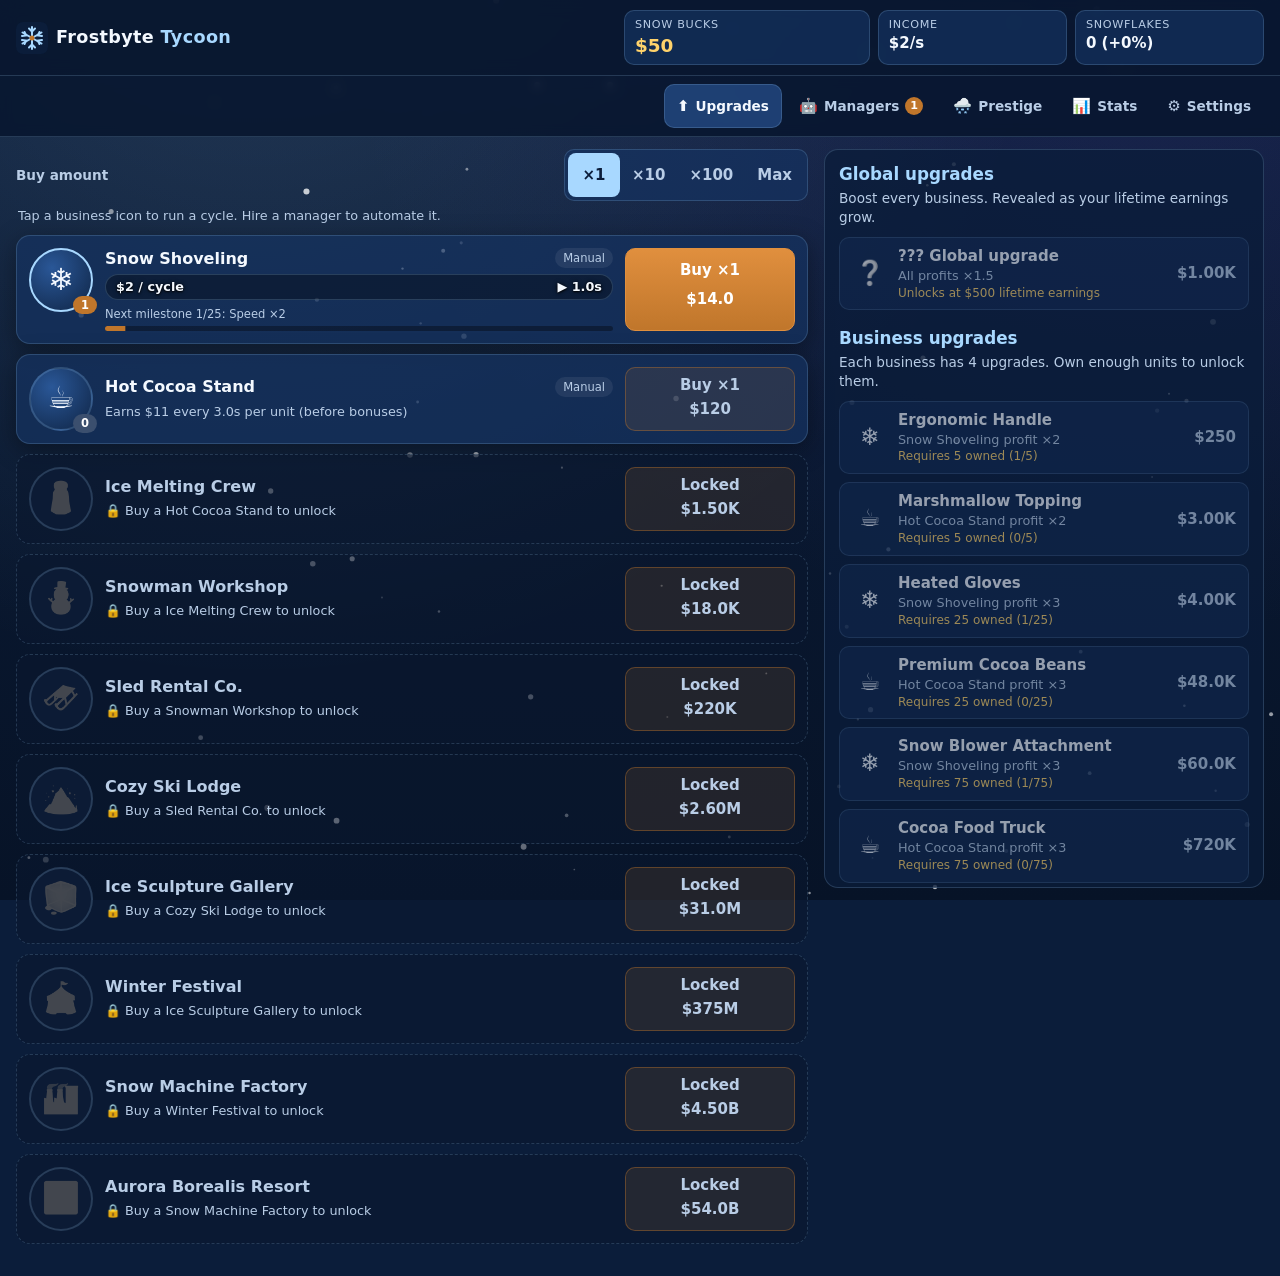
<file: games/frostbyte-tycoon/index.html>
<!doctype html>
<html lang="en">
<head>
  <meta charset="utf-8">
  <meta name="viewport" content="width=device-width, initial-scale=1, viewport-fit=cover">
  <title>Frostbyte Tycoon</title>
  <meta name="description" content="Frostbyte Tycoon — a cozy winter idle tycoon. Shovel snow, sell cocoa, and build an Aurora Borealis empire.">
  <meta name="theme-color" content="#0b1d3a">
  <meta name="color-scheme" content="dark">
  <link rel="icon" href="assets/favicon.svg" type="image/svg+xml">
  <link rel="stylesheet" href="css/main.css">
  <script type="module" src="js/main.js"></script>
</head>
<body>
  <canvas id="snow" aria-hidden="true" hidden></canvas>
  <a class="skip-link" href="#main">Skip to game</a>

  <header class="topbar">
    <div class="brand">
      <img src="assets/favicon.svg" alt="" width="32" height="32">
      <h1>Frostbyte <span>Tycoon</span></h1>
    </div>
    <dl class="hud" aria-live="off">
      <div class="hud-item hud-cash"><dt>Snow Bucks</dt><dd id="hud-cash">$0</dd></div>
      <div class="hud-item"><dt>Income</dt><dd id="hud-income">$0/s</dd></div>
      <div class="hud-item"><dt>Snowflakes</dt><dd id="hud-flakes">0</dd></div>
    </dl>
    <p id="boost-banner" class="boost-banner" hidden></p>
  </header>

  <p id="storage-warning" class="banner banner-warn" role="alert" hidden>
    ⚠️ Your browser is blocking storage (private mode?). The game works, but progress will not be kept after you close this tab. Use Settings → Export to keep a copy.
  </p>

  <nav class="tabs" role="tablist" aria-label="Game panels">
    <button type="button" role="tab" class="tab tab-biz" id="tab-businesses" data-tab="businesses" aria-controls="panel-businesses">🏢<span>Businesses</span></button>
    <button type="button" role="tab" class="tab" id="tab-upgrades" data-tab="upgrades" aria-controls="panel-upgrades">⬆️<span>Upgrades</span><b class="badge" id="badge-upgrades"></b></button>
    <button type="button" role="tab" class="tab" id="tab-managers" data-tab="managers" aria-controls="panel-managers">🤖<span>Managers</span><b class="badge" id="badge-managers"></b></button>
    <button type="button" role="tab" class="tab" id="tab-prestige" data-tab="prestige" aria-controls="panel-prestige">🌨️<span>Prestige</span><b class="badge" id="badge-prestige"></b></button>
    <button type="button" role="tab" class="tab" id="tab-stats" data-tab="stats" aria-controls="panel-stats">📊<span>Stats</span></button>
    <button type="button" role="tab" class="tab" id="tab-settings" data-tab="settings" aria-controls="panel-settings">⚙️<span>Settings</span></button>
  </nav>

  <main id="main" class="layout">
    <!-- Business list (always visible on desktop) -->
    <section id="panel-businesses" class="panel panel-biz" role="tabpanel" aria-labelledby="tab-businesses" tabindex="-1">
      <div class="buybar">
        <span id="buy-label">Buy amount</span>
        <div class="seg" role="radiogroup" aria-labelledby="buy-label">
          <button type="button" role="radio" data-buy-mode="1" aria-checked="true">×1</button>
          <button type="button" role="radio" data-buy-mode="10" aria-checked="false">×10</button>
          <button type="button" role="radio" data-buy-mode="100" aria-checked="false">×100</button>
          <button type="button" role="radio" data-buy-mode="max" aria-checked="false">Max</button>
        </div>
      </div>
      <p class="hint">Tap a business icon to run a cycle. Hire a manager to automate it.</p>
      <div id="biz-list" class="biz-list"></div>
    </section>

    <!-- Upgrades -->
    <section id="panel-upgrades" class="panel side" role="tabpanel" aria-labelledby="tab-upgrades" tabindex="-1" hidden>
      <h2>Global upgrades</h2>
      <p class="sub">Boost every business. Revealed as your lifetime earnings grow.</p>
      <div id="global-list" class="u-list"></div>
      <p id="global-empty" class="empty" hidden>All global upgrades purchased. ✨</p>
      <h2>Business upgrades</h2>
      <p class="sub">Each business has 4 upgrades. Own enough units to unlock them.</p>
      <div id="upgrade-list" class="u-list"></div>
      <p id="upgrade-empty" class="empty" hidden>Nothing to upgrade right now — unlock more businesses!</p>
      <details class="owned-upgrades">
        <summary id="owned-upgrade-summary">Purchased upgrades (0)</summary>
        <ul id="owned-upgrade-list" class="plain-list"></ul>
      </details>
    </section>

    <!-- Managers -->
    <section id="panel-managers" class="panel side" role="tabpanel" aria-labelledby="tab-managers" tabindex="-1" hidden>
      <h2>Managers</h2>
      <p class="sub">A manager runs their business forever and keeps earning while you are away.</p>
      <ul id="manager-list" class="u-list plain-list"></ul>
    </section>

    <!-- Prestige -->
    <section id="panel-prestige" class="panel side" role="tabpanel" aria-labelledby="tab-prestige" tabindex="-1" hidden>
      <h2>Blizzard Reset</h2>
      <p class="sub">Let a blizzard bury your empire and start over stronger. Every Snowflake you hold adds <span id="pr-per">+2%</span> to all income.</p>
      <div class="pr-stats">
        <div><span>Snowflakes</span><strong id="pr-flakes">0</strong></div>
        <div><span>Income bonus</span><strong id="pr-bonus">+0%</strong></div>
        <div><span>Lifetime earnings</span><strong id="pr-lifetime">$0</strong></div>
      </div>
      <div id="pr-unlock" class="pr-unlock">
        <div class="ms-track"><div id="pr-unlock-fill" class="ms-fill"></div></div>
        <p id="pr-unlock-text"></p>
      </div>
      <p id="pr-preview" class="pr-preview"></p>
      <p id="pr-next" class="sub"></p>
      <button type="button" id="pr-reset" class="btn btn-danger btn-wide">🌨️ Blizzard Reset</button>
      <h2>Snowflake shop</h2>
      <p class="sub">Permanent upgrades that survive every reset. Paid with Snowflakes.</p>
      <ul id="shop-list" class="u-list plain-list"></ul>
    </section>

    <!-- Stats -->
    <section id="panel-stats" class="panel side" role="tabpanel" aria-labelledby="tab-stats" tabindex="-1" hidden>
      <h2>Stats</h2>
      <dl id="stats-list" class="stats"></dl>
    </section>

    <!-- Settings -->
    <section id="panel-settings" class="panel side" role="tabpanel" aria-labelledby="tab-settings" tabindex="-1" hidden>
      <h2>Settings</h2>
      <div class="setting">
        <label class="switch">
          <input type="checkbox" id="set-snow">
          <span class="switch-ui" aria-hidden="true"></span>
          <span>Falling snow animation</span>
        </label>
        <p id="reduced-motion-note" class="sub" hidden>Your system asks for reduced motion, so snow stays off.</p>
      </div>
      <div class="setting">
        <label for="set-format">Number format</label>
        <select id="set-format">
          <option value="suffix">Suffixes (1.23M)</option>
          <option value="scientific">Scientific (1.23e6)</option>
        </select>
      </div>

      <h2>Save data</h2>
      <p id="storage-note" class="sub">Progress autosaves every <span id="autosave-secs">10</span> seconds in this browser.</p>
      <div class="btn-row">
        <button type="button" id="btn-save" class="btn btn-primary">💾 Save now</button>
        <button type="button" id="btn-export-copy" class="btn">📋 Export (copy)</button>
        <button type="button" id="btn-export-download" class="btn">⬇️ Export (.txt)</button>
      </div>
      <label for="import-text" class="block-label">Import a save</label>
      <textarea id="import-text" rows="4" placeholder="Paste an exported save string here" spellcheck="false" autocomplete="off" aria-describedby="import-error"></textarea>
      <p id="import-error" class="error" role="alert" hidden></p>
      <div class="btn-row">
        <button type="button" id="btn-import" class="btn">📥 Import</button>
      </div>

      <h2>Danger zone</h2>
      <button type="button" id="btn-hard-reset" class="btn btn-danger">🗑️ Hard reset (delete everything)</button>
    </section>
  </main>

  <div id="event-layer" class="event-layer"></div>
  <div id="toasts" class="toasts" aria-live="polite"></div>
  <dialog id="modal" class="modal"></dialog>

  <noscript><p class="banner banner-warn">Frostbyte Tycoon needs JavaScript enabled to run.</p></noscript>
</body>
</html>
</file>
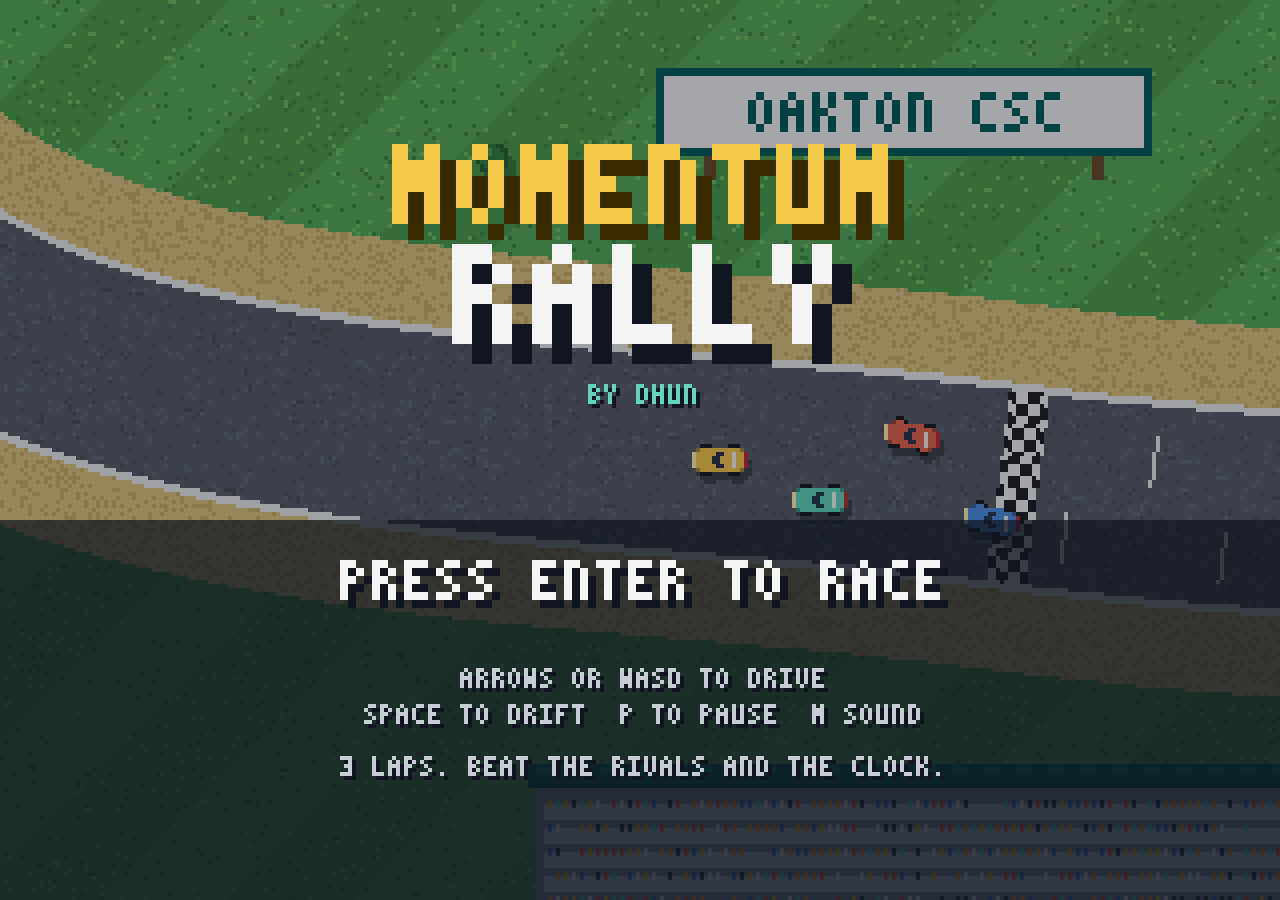
<file: games/momentum-rally/index.html>
<!doctype html>
<html lang="en">
<head>
<meta charset="utf-8">
<meta name="viewport" content="width=device-width, initial-scale=1, viewport-fit=cover">
<title>Momentum Rally</title>
<style>
  /* Momentum Rally, a pixel-art top-down racer. One file: no libraries, no network.
     Every pixel and sound is generated in code. */
  html, body { margin: 0; height: 100%; background: #10151f; overflow: hidden; }
  body { display: grid; place-items: center; touch-action: none; -webkit-user-select: none; user-select: none; -webkit-tap-highlight-color: transparent; }
  canvas { display: block; image-rendering: pixelated; image-rendering: crisp-edges; outline: none; }
  #pad { position: fixed; inset: 0; pointer-events: none; font: 800 15px/1 system-ui, -apple-system, "Segoe UI", sans-serif; }
  #pad[hidden] { display: none; }
  #pad button {
    pointer-events: auto; position: absolute; border: 3px solid rgba(244, 244, 244, .75); background: rgba(16, 21, 31, .42);
    color: #f4f4f4; font: inherit; letter-spacing: .04em; border-radius: 0; padding: 0; touch-action: none;
  }
  #pad button.on { background: rgba(247, 201, 72, .85); color: #2a1f00; border-color: #f7c948; }
  #pad .drive { display: none; }
  #pad.racing .drive { display: block; }
  #pad [data-k="left"]  { left: calc(12px + env(safe-area-inset-left)); bottom: calc(14px + env(safe-area-inset-bottom)); width: 86px; height: 86px; font-size: 30px; }
  #pad [data-k="right"] { left: calc(108px + env(safe-area-inset-left)); bottom: calc(14px + env(safe-area-inset-bottom)); width: 86px; height: 86px; font-size: 30px; }
  #pad [data-k="gas"]   { right: calc(12px + env(safe-area-inset-right)); bottom: calc(14px + env(safe-area-inset-bottom)); width: 96px; height: 120px; }
  #pad [data-k="brake"] { right: calc(118px + env(safe-area-inset-right)); bottom: calc(14px + env(safe-area-inset-bottom)); width: 80px; height: 80px; }
  #pad [data-k="drift"] { right: calc(118px + env(safe-area-inset-right)); bottom: calc(104px + env(safe-area-inset-bottom)); width: 80px; height: 42px; font-size: 13px; }
  #pad .top { top: calc(10px + env(safe-area-inset-top)); width: 48px; height: 40px; font-size: 13px; }
  #pad #pz { right: calc(12px + env(safe-area-inset-right)); }
  #pad #snd { right: calc(68px + env(safe-area-inset-right)); }
  @media (max-width: 440px) {
    #pad [data-k="left"]  { width: 70px; height: 76px; left: calc(10px + env(safe-area-inset-left)); }
    #pad [data-k="right"] { width: 70px; height: 76px; left: calc(88px + env(safe-area-inset-left)); }
    #pad [data-k="gas"]   { width: 82px; height: 108px; right: calc(10px + env(safe-area-inset-right)); }
    #pad [data-k="brake"] { width: 68px; height: 70px; right: calc(100px + env(safe-area-inset-right)); }
    #pad [data-k="drift"] { width: 68px; height: 38px; right: calc(100px + env(safe-area-inset-right)); bottom: calc(92px + env(safe-area-inset-bottom)); }
  }
  #name-input { position: fixed; left: -100px; top: 0; width: 10px; opacity: 0; }
</style>
</head>
<body>
<canvas id="c" tabindex="0" aria-label="Momentum Rally. Press Enter or tap to race."></canvas>
<div id="pad" hidden>
  <button class="drive" data-k="left" aria-label="Steer left">◀</button>
  <button class="drive" data-k="right" aria-label="Steer right">▶</button>
  <button class="drive" data-k="drift">DRIFT</button>
  <button class="drive" data-k="brake">BRAKE</button>
  <button class="drive" data-k="gas">GAS</button>
  <button class="top" id="snd" aria-label="Sound on or off">SND</button>
  <button class="top" id="pz" aria-label="Pause">II</button>
</div>
<noscript><p style="color:#fff;font:16px system-ui;padding:16px">Momentum Rally needs JavaScript to run.</p></noscript>

<script>
(() => {
  'use strict';

  // ================================================================ storage
  const KEY = 'momentum-rally.';
  const store = {
    get(k) { try { return localStorage.getItem(KEY + k); } catch (e) { return null; } },
    set(k, v) { try { localStorage.setItem(KEY + k, v); } catch (e) { /* storage blocked */ } },
  };

  // ================================================================ screen
  const cv = document.getElementById('c'), ctx = cv.getContext('2d');
  let W = 320, H = 180, PORTRAIT = false;
  function fit() {
    const vw = innerWidth, vh = innerHeight;
    PORTRAIT = vh > vw * 1.05;
    W = PORTRAIT ? 216 : 320;
    H = Math.max(150, Math.min(PORTRAIT ? 470 : 240, Math.round(W * vh / vw)));
    cv.width = W; cv.height = H;
    const s = Math.min(vw / W, vh / H);
    cv.style.width = Math.floor(W * s) + 'px'; cv.style.height = Math.floor(H * s) + 'px';
    ctx.imageSmoothingEnabled = false;
  }
  addEventListener('resize', fit);
  fit();

  // ================================================================ pixel font (3 x 5)
  const GLYPH = {
    A: '010101111101101', B: '110101110101110', C: '011100100100011', D: '110101101101110', E: '111100110100111',
    F: '111100110100100', G: '011100101101011', H: '101101111101101', I: '111010010010111', J: '001001001101010',
    K: '101101110101101', L: '100100100100111', M: '101111111101101', N: '110101101101101', O: '010101101101010',
    P: '110101110100100', Q: '010101101110011', R: '110101110101101', S: '011100010001110', T: '111010010010010',
    U: '101101101101111', V: '101101101101010', W: '101101111111101', X: '101101010101101', Y: '101101010010010',
    Z: '111001010100111', 0: '111101101101111', 1: '010110010010111', 2: '111001111100111', 3: '111001011001111',
    4: '101101111001001', 5: '111100111001111', 6: '111100111101111', 7: '111001001010010', 8: '111101111101111',
    9: '111101111001111', '.': '000000000000010', ':': '000010000010000', '-': '000000111000000', '!': '010010010000010',
    '?': '111001010000010', '/': '001001010100100', "'": '010010000000000', '+': '000010111010000', '%': '101001010100101',
    '<': '001010100010001', '>': '100010001010100', '^': '000010111000000', '~': '000111010000000', ' ': '000000000000000',
  };
  function textW(s, sc = 1) { return s.length * 4 * sc - sc; }
  function text(s, x, y, col = '#f4f4f4', sc = 1, align = 'left', shadow = '#10151f') {
    s = String(s).toUpperCase();
    if (align === 'center') x -= Math.floor(textW(s, sc) / 2);
    else if (align === 'right') x -= textW(s, sc);
    x = Math.round(x); y = Math.round(y);
    const draw = (ox, oy, c) => {
      ctx.fillStyle = c;
      for (let i = 0; i < s.length; i++) {
        const g = GLYPH[s[i]] || GLYPH['?'];
        for (let p = 0; p < 15; p++) if (g[p] === '1') ctx.fillRect(x + ox + i * 4 * sc + (p % 3) * sc, y + oy + Math.floor(p / 3) * sc, sc, sc);
      }
    };
    if (shadow) draw(sc, sc, shadow);
    draw(0, 0, col);
  }
  const fmt = (t) => { if (!isFinite(t)) return '-:--.--'; const m = Math.floor(t / 60), s = t - m * 60; return m + ':' + (s < 10 ? '0' : '') + s.toFixed(2); };
  const ord = (n) => n + (n === 1 ? 'ST' : n === 2 ? 'ND' : n === 3 ? 'RD' : 'TH');

  // ================================================================ the circuit
  const WW = 1600, WH = 1040, TW = 48, HALF = TW / 2, CURBW = 4, RUN = 18;
  const R_CURB = HALF + CURBW, R_SAND = R_CURB + RUN, R_STAMP = R_SAND + 8;
  const CTRL = [[0.30, 0.86], [0.12, 0.80], [0.08, 0.55], [0.13, 0.28], [0.26, 0.12], [0.42, 0.14], [0.47, 0.34], [0.40, 0.50], [0.50, 0.62],
    [0.64, 0.52], [0.66, 0.28], [0.78, 0.12], [0.92, 0.20], [0.93, 0.50], [0.88, 0.70], [0.86, 0.88], [0.70, 0.92], [0.52, 0.88]].map(([x, y]) => [x * WW, y * WH]);
  const S = [];       // centre line, every 4 px
  {
    const cr = (p0, p1, p2, p3, t) => { const t2 = t * t, t3 = t2 * t; return [0, 1].map((i) => 0.5 * (2 * p1[i] + (-p0[i] + p2[i]) * t + (2 * p0[i] - 5 * p1[i] + 4 * p2[i] - p3[i]) * t2 + (-p0[i] + 3 * p1[i] - 3 * p2[i] + p3[i]) * t3)); };
    const dense = []; const n = CTRL.length;
    for (let i = 0; i < n; i++) for (let t = 0; t < 1; t += 0.002) dense.push(cr(CTRL[(i - 1 + n) % n], CTRL[i], CTRL[(i + 1) % n], CTRL[(i + 2) % n], t));
    let acc = 0; S.push({ x: dense[0][0], y: dense[0][1] });
    for (let i = 1; i < dense.length; i++) { const p = dense[i], q = dense[i - 1]; acc += Math.hypot(p[0] - q[0], p[1] - q[1]); if (acc >= 4) { S.push({ x: p[0], y: p[1] }); acc = 0; } }
  }
  const N = S.length;
  const at = (i) => S[((i % N) + N) % N];
  for (let i = 0; i < N; i++) {
    const a = at(i - 1), b = at(i + 1); const l = Math.hypot(b.x - a.x, b.y - a.y);
    S[i].tx = (b.x - a.x) / l; S[i].ty = (b.y - a.y) / l; S[i].nx = -S[i].ty; S[i].ny = S[i].tx;
    const p = at(i - 5), q = at(i + 5);
    const a1 = Math.atan2(S[i].y - p.y, S[i].x - p.x), a2 = Math.atan2(q.y - S[i].y, q.x - S[i].x);
    let d = a2 - a1; while (d > Math.PI) d -= 2 * Math.PI; while (d < -Math.PI) d += 2 * Math.PI;
    S[i].k = Math.abs(d);
    const mx = (p.x + q.x) / 2 - S[i].x, my = (p.y + q.y) / 2 - S[i].y, ml = Math.hypot(mx, my) || 1;
    S[i].ox = -mx / ml; S[i].oy = -my / ml;      // points to the outside of the bend
  }
  for (let i = 0; i < N; i++) { let m = 0; for (let j = -7; j <= 7; j++) m = Math.max(m, at(i + j).k); S[i].corner = m > 0.3; }
  // speed the AI aims for, from how sharp the next stretch is
  for (let i = 0; i < N; i++) { let m = 0; for (let j = 0; j < 18; j++) m = Math.max(m, at(i + j).k - 0.08); S[i].ahead = Math.max(0, m); }

  // Surfaces: the physics reads these
  const GRASS = 0, ROAD = 1, CURB = 2, SAND = 3, WATER = 4, SOLID = 5;
  const SURF = [
    { drag: 1.3, grip: 4.6, top: .56, acc: .7 },   // grass
    { drag: .12, grip: 8.6, top: 1, acc: 1 },      // road
    { drag: .2, grip: 7.6, top: .97, acc: 1 },     // curb
    { drag: 2.4, grip: 3.2, top: .42, acc: .55 },  // sand
    { drag: 3.4, grip: 2.3, top: .3, acc: .42 },   // water
    { drag: 1, grip: 5, top: .5, acc: .5 },        // solid (never driven on)
  ];
  const surf = new Uint8Array(WW * WH);
  const world = document.createElement('canvas'); world.width = WW; world.height = WH;
  const skids = document.createElement('canvas'); skids.width = WW; skids.height = WH;
  const skx = skids.getContext('2d');
  const START = S[0], GRID = [];
  const LAKE = { x: 430, y: 420, rx: 104, ry: 64 };
  const STAND = { x: 360, y: 966, w: 190, h: 40 };
  const SIGN = { x: 392, y: 792, w: 120, h: 18 };

  function hex(c) { const v = parseInt(c.slice(1), 16); return [v >> 16, (v >> 8) & 255, v & 255]; }
  const C = Object.fromEntries(Object.entries({
    g1: '#4b9a4a', g2: '#56a856', gd: '#3f8640', gt: '#6cbd5e', s1: '#dcc27d', s2: '#ccad66', r0: '#545964', rl: '#5f6571', rd: '#474b55',
    line: '#ececec', cr: '#d6453b', cw: '#f2f2f2', w0: '#3d7bd0', wl: '#67a0e6', wd: '#3268b6', shore: '#e3cf8e',
    t0: '#2f7f3c', tl: '#48a050', td: '#23602f', trunk: '#6a4527', tsh: '#357437', tire: '#1e1e22', tirel: '#3a3a40',
    sb: '#8e98a6', ss: '#c8d0da', roof: '#005c56', roofl: '#0a7a72', board: '#f4f4f4', ink: '#005c56', post: '#6a4527',
  }).map(([k, v]) => [k, hex(v)]));

  function buildTrack() {
    const dist = new Float32Array(WW * WH).fill(1e9), near = new Int16Array(WW * WH).fill(-1);
    const R = R_STAMP, R2 = R * R;
    for (let i = 0; i < N; i++) {
      const cx = Math.round(S[i].x), cy = Math.round(S[i].y);
      for (let dy = -R; dy <= R; dy++) {
        const y = cy + dy; if (y < 0 || y >= WH) continue;
        for (let dx = -R; dx <= R; dx++) {
          const x = cx + dx; if (x < 0 || x >= WW) continue;
          const d2 = (x - S[i].x) ** 2 + (y - S[i].y) ** 2; if (d2 > R2) continue;
          const o = y * WW + x, d = Math.sqrt(d2);
          if (d < dist[o]) { dist[o] = d; near[o] = i; }
        }
      }
    }
    const img = new ImageData(WW, WH), px = img.data;
    const put = (o, c) => { px[o * 4] = c[0]; px[o * 4 + 1] = c[1]; px[o * 4 + 2] = c[2]; px[o * 4 + 3] = 255; };
    const hash = (x, y) => { let h = (x * 374761393 + y * 668265263) | 0; h = (h ^ (h >>> 13)) * 1274126177 | 0; return (h ^ (h >>> 16)) >>> 0; };
    for (let y = 0; y < WH; y++) for (let x = 0; x < WW; x++) {
      const o = y * WW + x, d = dist[o], h = hash(x, y) & 255;
      if (d < HALF) {
        surf[o] = ROAD; put(o, h < 14 ? C.rl : h > 240 ? C.rd : C.r0);
      } else if (d < R_CURB) {
        const i = near[o];
        if (S[i].corner) { surf[o] = CURB; put(o, (i >> 1) & 1 ? C.cr : C.cw); }
        else if (d < HALF + 2) { surf[o] = ROAD; put(o, C.line); }
        else { surf[o] = SAND; put(o, h < 60 ? C.s2 : C.s1); }
      } else if (d < R_SAND) {
        surf[o] = SAND; put(o, h < 60 ? C.s2 : C.s1);
      } else {
        const lx = (x - LAKE.x) / LAKE.rx, ly = (y - LAKE.y) / LAKE.ry, le = lx * lx + ly * ly;
        if (le < 1) {
          surf[o] = WATER;
          put(o, le > 0.86 ? C.shore : ((x * 2 + y * 5) % 29 === 0 || (x + y * 3) % 37 === 0) ? C.wl : le > 0.7 ? C.wd : C.w0);
          if (le > 0.86) surf[o] = SAND;
        } else {
          surf[o] = GRASS;
          const stripe = ((x + y) >> 5) & 1;
          put(o, h < 9 ? C.gt : h > 247 ? C.gd : stripe ? C.g2 : C.g1);
        }
      }
    }
    // start / finish: a checkered band across the road at sample 0
    const T0x = START.tx, T0y = START.ty, N0x = START.nx, N0y = START.ny;
    for (let y = Math.floor(START.y - 40); y < START.y + 40; y++) for (let x = Math.floor(START.x - 40); x < START.x + 40; x++) {
      const o = y * WW + x; if (surf[o] !== ROAD) continue;
      const s = (x - START.x) * T0x + (y - START.y) * T0y, l = (x - START.x) * N0x + (y - START.y) * N0y;
      if (Math.abs(s) < 5 && Math.abs(l) < HALF) put(o, ((Math.floor((s + 6) / 3) + Math.floor((l + 30) / 3)) & 1) ? C.cw : [24, 24, 28]);
    }
    // grid slots behind the line, two by two
    for (let k = 0; k < 4; k++) {
      const back = 22 + k * 20, side = (k % 2 ? 1 : -1) * 11;
      const gx = START.x - T0x * back + N0x * side, gy = START.y - T0y * back + N0y * side;
      GRID.push({ x: gx, y: gy, a: Math.atan2(T0y, T0x) });
      for (let t = -6; t <= 6; t++) { const x = Math.round(gx + T0x * 9 + N0x * t), y = Math.round(gy + T0y * 9 + N0y * t); put(y * WW + x, C.line); }
    }
    // tyre stacks on the outside of the corners, at the back of the run-off
    for (let i = 0; i < N; i += 3) {
      if (!S[i].corner || S[i].k < 0.42) continue;
      const tx = S[i].x + S[i].ox * (R_SAND + 3), ty = S[i].y + S[i].oy * (R_SAND + 3);
      let clear = true;
      for (let j = 0; j < N; j += 2) { if (Math.abs(j - i) < 40 || N - Math.abs(j - i) < 40) continue; if ((S[j].x - tx) ** 2 + (S[j].y - ty) ** 2 < (R_SAND + 6) ** 2) { clear = false; break; } }
      if (clear) disc(tx, ty, 2.6, C.tire, C.tirel, true);
    }
    function disc(cx, cy, r, c, hl, solid) {
      for (let y = Math.floor(cy - r); y <= cy + r; y++) for (let x = Math.floor(cx - r); x <= cx + r; x++) {
        if (x < 0 || y < 0 || x >= WW || y >= WH) continue;
        const d = Math.hypot(x - cx, y - cy); if (d > r) continue;
        const o = y * WW + x; put(o, hl && x < cx && y < cy ? hl : c); if (solid) surf[o] = SOLID;
      }
    }
    function rect(x0, y0, w, h, c, solid) {
      for (let y = y0; y < y0 + h; y++) for (let x = x0; x < x0 + w; x++) { const o = y * WW + x; put(o, c); if (solid) surf[o] = SOLID; }
    }
    // the grandstand by the start, with a crowd in Oakton colours
    const crowd = [hex('#f7c948'), hex('#e8604c'), hex('#5fd6bd'), hex('#f4f4f4'), hex('#3d7bd0'), hex('#ff9b54'), hex('#2a2f3a')];
    rect(STAND.x, STAND.y, STAND.w, STAND.h, C.sb, true);
    for (let r = 0; r < 5; r++) {
      rect(STAND.x + 2, STAND.y + 8 + r * 6, STAND.w - 4, 4, C.ss, true);
      for (let x = STAND.x + 3; x < STAND.x + STAND.w - 3; x += 2) if (hash(x, r) % 5) rect(x, STAND.y + 7 + r * 6, 1, 2, crowd[hash(x * 7, r) % crowd.length], true);
    }
    rect(STAND.x - 2, STAND.y - 2, STAND.w + 4, 6, C.roof, true);
    for (let x = STAND.x; x < STAND.x + STAND.w; x += 8) rect(x, STAND.y - 2, 4, 2, C.roofl, true);
    // the club's sign in the infield
    rect(SIGN.x - 2, SIGN.y - 2, SIGN.w + 4, SIGN.h + 4, C.ink, true);
    rect(SIGN.x, SIGN.y, SIGN.w, SIGN.h, C.board, true);
    rect(SIGN.x + 10, SIGN.y + SIGN.h + 2, 3, 6, C.post, true); rect(SIGN.x + SIGN.w - 13, SIGN.y + SIGN.h + 2, 3, 6, C.post, true);
    pixelWord('OAKTON CSC', SIGN.x + SIGN.w / 2, SIGN.y + 4, 2, C.ink);
    function pixelWord(s, cx, y, sc, c) {
      const x0 = Math.round(cx - textW(s, sc) / 2);
      for (let i = 0; i < s.length; i++) { const g = GLYPH[s[i]]; for (let p = 0; p < 15; p++) if (g[p] === '1') rect(x0 + i * 4 * sc + (p % 3) * sc, y + Math.floor(p / 3) * sc, sc, sc, c, false); }
    }
    // trees on the grass, never too near the run-off
    const trees = [];
    let seed = 11; const rnd = () => { seed = (seed * 1664525 + 1013904223) >>> 0; return seed / 4294967296; };
    for (let tries = 0; tries < 6000 && trees.length < 170; tries++) {
      const x = 12 + rnd() * (WW - 24), y = 12 + rnd() * (WH - 24), o = Math.floor(y) * WW + Math.floor(x);
      if (surf[o] !== GRASS || dist[o] < R_SAND + 14) continue;
      if (x > STAND.x - 16 && x < STAND.x + STAND.w + 16 && y > STAND.y - 16) continue;
      if (x > SIGN.x - 14 && x < SIGN.x + SIGN.w + 14 && y > SIGN.y - 14 && y < SIGN.y + SIGN.h + 20) continue;
      const lx = (x - LAKE.x) / LAKE.rx, ly = (y - LAKE.y) / LAKE.ry; if (lx * lx + ly * ly < 1.5) continue;
      if (trees.some((t) => (t.x - x) ** 2 + (t.y - y) ** 2 < 14 * 14)) continue;
      trees.push({ x, y, r: 4 + Math.floor(rnd() * 3) });
    }
    trees.sort((a, b) => a.y - b.y);
    for (const t of trees) disc(t.x + 2, t.y + 3, t.r, C.tsh, null, false);
    for (const t of trees) {
      disc(t.x, t.y, t.r, C.td, null, false); disc(t.x - 0.6, t.y - 0.8, t.r - 1, C.t0, null, false); disc(t.x - 1.5, t.y - 1.8, t.r - 2.6, C.tl, null, false);
      for (let y = Math.floor(t.y - 3); y <= t.y + 3; y++) for (let x = Math.floor(t.x - 3); x <= t.x + 3; x++) if ((x - t.x) ** 2 + (y - t.y) ** 2 <= 9) surf[y * WW + x] = SOLID;
    }
    // the edges of the world are solid
    for (let x = 0; x < WW; x++) { surf[x] = SOLID; surf[(WH - 1) * WW + x] = SOLID; }
    for (let y = 0; y < WH; y++) { surf[y * WW] = SOLID; surf[y * WW + WW - 1] = SOLID; }
    world.getContext('2d').putImageData(img, 0, 0);
  }

  // a small map of the circuit for the corner of the screen
  const MM = 0.042, mini = document.createElement('canvas');
  mini.width = Math.ceil(WW * MM) + 4; mini.height = Math.ceil(WH * MM) + 4;
  function buildMini() {
    const m = mini.getContext('2d');
    m.fillStyle = 'rgba(16,21,31,.55)'; m.fillRect(0, 0, mini.width, mini.height);
    m.fillStyle = '#c8ccd4';
    for (let i = 0; i < N; i += 2) m.fillRect(Math.round(S[i].x * MM) + 1, Math.round(S[i].y * MM) + 1, 2, 2);
    m.fillStyle = '#f4f4f4'; m.fillRect(Math.round(START.x * MM), Math.round(START.y * MM), 3, 3);
  }

  // ================================================================ cars
  const CAR = ['..kkk....kkk..', '.dbbbbbbbbbbd.', 'rbbsbbwwbbbbbl', 'rbbsbbbwwbbbbl', 'rbbsbbbwwbbbbl', 'rbbsbbwwbbbbbl', '.dbbbbbbbbbbd.', '..kkk....kkk..'];
  const FRAMES = 32, FS = 18;
  function shade(c, f) { const [r, g, b] = hex(c); return `rgb(${Math.round(r * f)},${Math.round(g * f)},${Math.round(b * f)})`; }
  function carFrames(body, stripe = '#f4f4f4') {
    const pal = { b: body, d: shade(body, 0.68), s: stripe, w: '#253047', k: '#151518', l: '#fff3b0', r: '#b8282e' };
    const make = (shadow) => Array.from({ length: FRAMES }, (_, f) => {
      const c = document.createElement('canvas'); c.width = FS; c.height = FS; const g = c.getContext('2d');
      const ang = f / FRAMES * Math.PI * 2, ca = Math.cos(-ang), sa = Math.sin(-ang);
      for (let y = 0; y < FS; y++) for (let x = 0; x < FS; x++) {
        const dx = x + 0.5 - FS / 2, dy = y + 0.5 - FS / 2;
        const sx = Math.floor(dx * ca - dy * sa + 7), sy = Math.floor(dx * sa + dy * ca + 4);
        if (sy < 0 || sy >= 8 || sx < 0 || sx >= 14) continue;
        const ch = CAR[sy][sx]; if (ch === '.') continue;
        g.fillStyle = shadow ? 'rgba(10,14,20,.38)' : pal[ch]; g.fillRect(x, y, 1, 1);
      }
      return c;
    });
    return { car: make(false), shadow: make(true) };
  }
  const LOOKS = [
    { body: '#f7c948', name: 'YOU' },
    { body: '#5fd6bd', name: 'MINT' },
    { body: '#e8604c', name: 'RED' },
    { body: '#4d8de0', name: 'BLUE' },
  ].map((l) => Object.assign(l, carFrames(l.body)));

  // ================================================================ physics
  const ACC = 150, VMAX = 168, BRAKE = 240, REV = 46, TURN = 2.9, KMH = 1.3, METERS = 0.36;
  const BANDS = [0, 38, 72, 104, 136, 999];
  function gearOf(v) { let g = 0; while (v > BANDS[g + 1]) g++; return { gear: g + 1, rpm: (v - BANDS[g]) / (Math.min(BANDS[g + 1], 175) - BANDS[g]) }; }
  const surfAt = (x, y) => { x |= 0; y |= 0; return x < 0 || y < 0 || x >= WW || y >= WH ? SOLID : surf[y * WW + x]; };
  function hits(c, x, y, a) {
    const ca = Math.cos(a), sa = Math.sin(a);
    for (const [lx, ly] of [[6, 3], [6, -3], [-6, 3], [-6, -3], [7, 0]]) if (surfAt(x + lx * ca - ly * sa, y + lx * sa + ly * ca) === SOLID) return true;
    return false;
  }
  function newCar(look, slot, ai) {
    const g = GRID[slot];
    return {
      look, ai, x: g.x, y: g.y, a: g.a, vx: 0, vy: 0, vf: 0, vr: 0, gas: false, brk: false, drift: false, steer: 0,
      idx: (N - Math.round((22 + slot * 20) / 4)) % N, laps: 0, cp: true, prog: 0, lapStart: 0, lapTimes: [],
      finished: false, finishTime: Infinity, topSpeed: 0, dist: 0, surface: ROAD, stuck: 0, reverse: 0,
      lane: [0, -9, 9, -4][slot] || 0, skill: [1, 0.9, 0.86, 0.82][slot], wobble: Math.random() * 6,
    };
  }
  function stepCar(c, dt) {
    c.surface = surfAt(c.x, c.y);
    const P = SURF[c.surface];
    const fx = Math.cos(c.a), fy = Math.sin(c.a);
    let vf = c.vx * fx + c.vy * fy, vr = -c.vx * fy + c.vy * fx;
    if (c.gas) vf += ACC * P.acc * Math.max(0, 1 - vf / (VMAX * P.top * (c.ai ? c.skillNow || 1 : 1))) * dt;
    if (c.brk) { if (vf > 4) vf -= BRAKE * dt; else vf = Math.max(-REV, vf - 95 * dt); }
    vf -= vf * P.drag * dt;
    if (!c.gas && !c.brk) vf -= Math.sign(vf) * Math.min(Math.abs(vf), 16 * dt);
    const sp = Math.abs(vf);
    const turn = c.steer * TURN * Math.min(1, sp / 42) * (1 - 0.36 * Math.min(1, sp / VMAX)) * (vf >= 0 ? 1 : -1) * (c.drift ? 1.32 : 1);
    vr *= Math.max(0, 1 - (c.drift ? 1.7 : P.grip) * dt);
    c.vx = fx * vf - fy * vr; c.vy = fy * vf + fx * vr; c.vf = vf; c.vr = vr;
    const na = c.a + turn * dt;
    const nx = c.x + c.vx * dt, ny = c.y + c.vy * dt;
    if (hits(c, nx, ny, na)) {
      const impact = Math.hypot(c.vx, c.vy);
      if (!hits(c, nx, c.y, na)) { c.x = nx; c.vy *= -0.3; c.vx *= 0.7; }
      else if (!hits(c, c.x, ny, na)) { c.y = ny; c.vx *= -0.3; c.vy *= 0.7; }
      else { c.vx *= -0.35; c.vy *= -0.35; }
      if (!hits(c, c.x, c.y, na)) c.a = na;
      if (impact > 40) bump(c, impact);
    } else { c.x = nx; c.y = ny; c.a = na; }
    const v = Math.hypot(c.vx, c.vy);
    c.dist += v * dt; c.topSpeed = Math.max(c.topSpeed, v);
    // tyre marks and dust
    const sliding = Math.abs(vr) > 24 || (c.brk && vf > 70) || (c.drift && v > 50);
    if (sliding && (c.surface === ROAD || c.surface === CURB)) {
      skx.fillStyle = 'rgba(28,28,32,.32)';
      for (const s of [-3, 3]) skx.fillRect(Math.round(c.x - fx * 5 - fy * s), Math.round(c.y - fy * 5 + fx * s), 1, 1);
      if (Math.random() < 0.25) puff(c.x - fx * 6, c.y - fy * 6, '#c8ccd4', 0.5);
    } else if ((c.surface === GRASS || c.surface === SAND) && v > 30 && Math.random() < 0.5) {
      puff(c.x - fx * 6, c.y - fy * 6, c.surface === SAND ? '#e3cf8e' : '#6cbd5e', 0.4);
    } else if (c.surface === WATER && v > 20 && Math.random() < 0.6) puff(c.x, c.y, '#a9cdf5', 0.5);
    c.sliding = sliding;
  }
  function collideCars(list) {
    for (let i = 0; i < list.length; i++) for (let j = i + 1; j < list.length; j++) {
      const a = list[i], b = list[j], dx = b.x - a.x, dy = b.y - a.y, d = Math.hypot(dx, dy);
      if (d === 0 || d > 11) continue;
      const nx = dx / d, ny = dy / d, push = (11 - d) / 2;
      if (!hits(a, a.x - nx * push, a.y - ny * push, a.a)) { a.x -= nx * push; a.y -= ny * push; }
      if (!hits(b, b.x + nx * push, b.y + ny * push, b.a)) { b.x += nx * push; b.y += ny * push; }
      const rel = (a.vx - b.vx) * nx + (a.vy - b.vy) * ny;
      if (rel > 0) { const k = rel * 0.8; a.vx -= nx * k; a.vy -= ny * k; b.vx += nx * k; b.vy += ny * k; if (rel > 35 && (a === player || b === player)) bump(a === player ? a : b, rel); }
    }
  }

  // ================================================================ AI drivers
  const wrapA = (d) => { while (d > Math.PI) d -= 2 * Math.PI; while (d < -Math.PI) d += 2 * Math.PI; return d; };
  function drive(c, dt) {
    const sp = Math.hypot(c.vx, c.vy);
    if (c.reverse > 0) { c.reverse -= dt; c.gas = false; c.brk = true; c.steer = -c.revSteer; c.drift = false; return; }
    const look = 5 + Math.floor(sp / 15);
    c.wobble += dt * 0.35;
    const lane = c.lane + Math.sin(c.wobble) * 4;
    const t = at(c.idx + look), tx = t.x + t.nx * lane, ty = t.y + t.ny * lane;
    const diff = wrapA(Math.atan2(ty - c.y, tx - c.x) - c.a);
    c.steer = Math.max(-1, Math.min(1, diff * 2.4));
    const target = VMAX * (c.skillNow || 1) / (1 + at(c.idx).ahead * 1.9);
    const vf = c.vf;
    c.gas = vf < target; c.brk = vf > target + 14; c.drift = false;
    if (c.gas && sp < 6 && raceClock > 0.5) c.stuck += dt; else c.stuck = Math.max(0, c.stuck - dt);
    if (c.stuck > 1.2) { c.stuck = 0; c.reverse = 0.9; c.revSteer = c.steer || 1; }
  }

  // ================================================================ lap tracking
  function track(c) {
    let best = c.idx, bd = Infinity;
    for (let j = -30; j <= 30; j++) { const s = at(c.idx + j), d = (s.x - c.x) ** 2 + (s.y - c.y) ** 2; if (d < bd) { bd = d; best = ((c.idx + j) % N + N) % N; } }
    if (bd > 110 * 110) for (let i = 0; i < N; i += 2) { const d = (S[i].x - c.x) ** 2 + (S[i].y - c.y) ** 2; if (d < bd) { bd = d; best = i; } }
    const prev = c.idx; c.idx = best; c.offTrack = Math.sqrt(bd);
    if (best > N * 0.45 && best < N * 0.55) c.cp = true;
    if (prev > N - 80 && best < 80) { if (c.cp) { c.laps++; c.cp = false; crossed(c); } }
    else if (prev < 80 && best > N - 80) { c.laps--; c.cp = true; }
    c.prog = c.laps * N + best;
    const t = S[best]; c.wrongWay = Math.hypot(c.vx, c.vy) > 25 && (c.vx * t.tx + c.vy * t.ty) < -15;
  }
  function crossed(c) {
    if (mode !== 'race' && mode !== 'finish') return;
    if (c.laps >= 2) {
      const lap = raceClock - c.lapStart; c.lapTimes.push(lap); c.lapStart = raceClock;
      if (c === player) {
        const best = Math.min(...c.lapTimes); toast(c.laps > LAPS ? 'FINISH!' : 'LAP ' + c.laps + '/' + LAPS, fmt(lap) + (lap === best && c.lapTimes.length > 1 ? '  BEST LAP!' : ''));
        if (c.laps <= LAPS) Sound.lap();
      }
    }
    if (c.laps > LAPS && !c.finished) {
      c.finished = true; c.finishTime = raceClock;
      if (c === player) { finishedAt = clock; Sound.finish(); mode = 'finish'; }
    }
  }

  // ================================================================ particles and juice
  const parts = [];
  function puff(x, y, col, life) { parts.push({ x, y, vx: (Math.random() - .5) * 18, vy: (Math.random() - .5) * 18, life, max: life, col }); }
  let shake = 0;
  function bump(c, impact) {
    if (c === player) { shake = Math.min(4, impact / 30); Sound.crash(Math.min(1, impact / 140)); }
    for (let i = 0; i < 6; i++) parts.push({ x: c.x, y: c.y, vx: (Math.random() - .5) * 80, vy: (Math.random() - .5) * 80, life: .35, max: .35, col: i % 2 ? '#f7c948' : '#f4f4f4' });
  }
  let toastMsg = null;
  function toast(a, b) { toastMsg = { a, b, t: 2.4 }; }

  // ================================================================ sound, all generated
  const Sound = {
    ctx: null, muted: store.get('muted') === '1', vol: 1,
    init() {
      if (this.ctx) { if (this.ctx.state === 'suspended') this.ctx.resume(); return; }
      try {
        const a = new (window.AudioContext || window.webkitAudioContext)(); this.ctx = a;
        this.master = a.createGain(); this.master.connect(a.destination); this.apply();
        this.eng = a.createGain(); this.eng.gain.value = 0;
        const lp = a.createBiquadFilter(); lp.type = 'lowpass'; lp.frequency.value = 900;
        this.o1 = a.createOscillator(); this.o1.type = 'sawtooth'; this.o2 = a.createOscillator(); this.o2.type = 'square';
        this.o1.connect(lp); this.o2.connect(lp); lp.connect(this.eng); this.eng.connect(this.master);
        this.o1.start(); this.o2.start();
        const buf = a.createBuffer(1, a.sampleRate, a.sampleRate), d = buf.getChannelData(0);
        for (let i = 0; i < d.length; i++) d[i] = Math.random() * 2 - 1;
        this.noise = buf;
        const n = a.createBufferSource(); n.buffer = buf; n.loop = true;
        const bp = a.createBiquadFilter(); bp.type = 'bandpass'; bp.frequency.value = 2100; bp.Q.value = 2.5;
        this.scr = a.createGain(); this.scr.gain.value = 0; n.connect(bp); bp.connect(this.scr); this.scr.connect(this.master); n.start();
      } catch (e) { this.ctx = null; }
    },
    apply() { if (this.master) this.master.gain.value = this.muted ? 0 : 0.5 * this.vol; },
    toggle() { this.muted = !this.muted; store.set('muted', this.muted ? '1' : '0'); this.apply(); },
    engine(on, car) {
      if (!this.ctx) return;
      const t = this.ctx.currentTime, v = Math.max(0, car ? car.vf : 0);
      const { gear, rpm } = gearOf(v);
      const f = 48 + rpm * 70 + (gear - 1) * 9 + (car && car.gas ? 8 : 0);
      this.o1.frequency.setTargetAtTime(f, t, 0.04); this.o2.frequency.setTargetAtTime(f / 2, t, 0.04);
      this.eng.gain.setTargetAtTime(on ? (car && car.gas ? 0.16 : 0.09) : 0, t, 0.08);
      this.scr.gain.setTargetAtTime(on && car && car.sliding ? 0.08 : 0, t, 0.05);
    },
    tone(freq, dur, type = 'square', vol = 0.18, slide) {
      if (!this.ctx) return;
      const a = this.ctx, o = a.createOscillator(), g = a.createGain(), t = a.currentTime;
      o.type = type; o.frequency.setValueAtTime(freq, t); if (slide) o.frequency.exponentialRampToValueAtTime(slide, t + dur);
      g.gain.setValueAtTime(vol, t); g.gain.exponentialRampToValueAtTime(0.001, t + dur);
      o.connect(g); g.connect(this.master); o.start(t); o.stop(t + dur + 0.02);
    },
    crash(k) {
      if (!this.ctx) return;
      const a = this.ctx, s = a.createBufferSource(), f = a.createBiquadFilter(), g = a.createGain(), t = a.currentTime;
      s.buffer = this.noise; f.type = 'lowpass'; f.frequency.value = 600; g.gain.setValueAtTime(0.35 * k, t); g.gain.exponentialRampToValueAtTime(0.001, t + 0.25);
      s.connect(f); f.connect(g); g.connect(this.master); s.start(t); s.stop(t + 0.3);
    },
    beep(hi) { this.tone(hi ? 880 : 440, hi ? 0.5 : 0.18, 'square', 0.16); },
    lap() { [660, 880].forEach((f, i) => setTimeout(() => this.tone(f, 0.12), i * 90)); },
    finish() { [523, 659, 784, 1047, 784, 1047].forEach((f, i) => setTimeout(() => this.tone(f, 0.16, 'square', 0.15), i * 120)); },
    blip() { this.tone(990, 0.05, 'square', 0.1); },
  };

  // ================================================================ high scores (like Overstack: top 10, saved in this browser)
  const MAX_SCORES = 10;
  // Words are ROT13-encoded so the source is not a list of slurs.
  const rot13 = (s) => s.replace(/[A-Z]/g, (c) => String.fromCharCode((c.charCodeAt(0) - 52) % 26 + 65));
  const BLOCKED = new Set(rot13('NFF SHX SHP SPX SXH FRK PHZ GVG QVX QVP PBX XXX AVT ATE SNT WNC JGS FUG UBR CVF INT PHA ANM FHX FHK CBB CRR').split(' '));
  const blocked = (name) => BLOCKED.has(name);
  function loadScores() {
    try {
      const a = JSON.parse(store.get('scores') || '[]');
      return Array.isArray(a) ? a.filter((e) => e && isFinite(e.time)).sort((x, y) => x.time - y.time).slice(0, MAX_SCORES) : [];
    } catch (e) { return []; }
  }
  let scores = loadScores();
  const saveScores = () => store.set('scores', JSON.stringify(scores));
  const qualifies = (t) => isFinite(t) && (scores.length < MAX_SCORES || t < scores[scores.length - 1].time);

  // operator settings, changed in the hidden menu (type OPERATOR) and saved per browser
  const OPS_DEFAULT = { laps: 3, rivals: 3, sound: 10, idle: 30 };
  const ops = Object.assign({}, OPS_DEFAULT);
  try { Object.assign(ops, JSON.parse(store.get('ops') || '{}')); } catch (e) { /* defaults */ }
  const saveOps = () => store.set('ops', JSON.stringify(ops));
  let LAPS = ops.laps;
  Sound.vol = ops.sound / 10;

  // ================================================================ game state
  let mode = 'title', clock = 0, raceClock = 0, countdown = 0, finishedAt = 0, lastInput = 0, paused = false;
  let cars = [], player = null, results = null, newRank = -1, boardFlip = 0;
  let nameChars = (store.get('lastName') || 'AAA').split(''), nameSel = 0, nameError = 0;
  const cam = { x: 0, y: 0 };
  const AUTOPILOT = new URLSearchParams(location.search).has('autopilot');

  function setupRace(attract) {
    LAPS = attract ? 99 : ops.laps;
    skx.clearRect(0, 0, WW, WH);
    const rivals = attract ? 3 : ops.rivals;
    cars = [];
    for (let i = 0; i <= rivals; i++) cars.push(newCar(LOOKS[i], i, attract || i > 0 || AUTOPILOT));
    player = cars[0]; raceClock = 0; parts.length = 0; toastMsg = null;
    cam.x = player.x - W / 2; cam.y = player.y - H / 2;
  }
  function startRace() {
    Sound.init();
    setupRace(false);
    mode = 'countdown'; countdown = 3.999; lastBeep = 4; newRank = -1; results = null; paused = false;
    pad.classList.add('racing');
  }
  function toTitle() {
    mode = 'title'; paused = false; boardFlip = 0; setupRace(true); pad.classList.remove('racing'); Sound.engine(false);
  }
  let lastBeep = 4;

  // finished cars first, by finishing time; then everyone else by how far round they are
  const byPlace = (a, b) => a.finished && b.finished ? a.finishTime - b.finishTime : a.finished ? -1 : b.finished ? 1 : b.prog - a.prog;
  const placeOf = (c) => cars.slice().sort(byPlace).indexOf(c) + 1;
  // how much of the screen the touch buttons cover, in canvas pixels
  function topH() { if (pad.hidden) return 0; const r = cv.getBoundingClientRect(); return Math.ceil(56 * H / r.height); }
  function padH() { if (pad.hidden || !pad.classList.contains('racing') || !PORTRAIT) return 0; const r = cv.getBoundingClientRect(); return Math.ceil(150 * H / r.height); }

  // ================================================================ update
  function update(dt) {
    clock += dt;
    if (input.gas || input.brake || input.left || input.right || input.drift || AUTOPILOT) lastInput = clock;
    if (mode === 'countdown') {
      countdown -= dt;
      const n = Math.ceil(countdown);
      if (n !== lastBeep && n >= 1) { lastBeep = n; Sound.beep(false); }
      if (countdown <= 0) { mode = 'race'; raceClock = 0; Sound.beep(true); toast('GO!', ''); }
    }
    const racing = mode === 'race' || mode === 'finish' || mode === 'title' || mode === 'results' || mode === 'name' || mode === 'board';
    if (mode === 'race' || mode === 'finish') raceClock += dt;
    if (mode === 'title') raceClock += dt;
    // rubber band: rivals ease off a little when far ahead, push a little when far behind
    for (const c of cars) {
      if (!c.ai) continue;
      const gap = (c.prog - player.prog) / N;
      c.skillNow = c.skill * (mode === 'title' ? 1.08 : gap > 0.12 ? 0.88 : gap < -0.2 ? 1.07 : 1);
    }
    for (const c of cars) {
      if (mode === 'countdown') { c.gas = c.brk = false; c.steer = 0; continue; }
      if (c.ai || (c === player && (mode !== 'race'))) { if (c.finished && c !== player) { c.gas = false; c.brk = true; c.steer = 0; } else drive(c, dt); }
      else { c.gas = input.gas; c.brk = input.brake; c.drift = input.drift; c.steer = (input.right ? 1 : 0) - (input.left ? 1 : 0); }
      if (c === player && mode !== 'race' && mode !== 'countdown' && mode !== 'title' && c.finished) { c.gas = false; c.brk = Math.hypot(c.vx, c.vy) > 4; c.steer = 0; }
    }
    if (racing || mode === 'countdown') {
      for (const c of cars) stepCar(c, dt);
      collideCars(cars);
      for (const c of cars) track(c);
    }
    if (mode === 'finish' && clock - finishedAt > 2.6) showResults();
    if (mode === 'title' && cars.some((c) => c.laps > 3)) setupRace(true);
    for (let i = parts.length - 1; i >= 0; i--) { const p = parts[i]; p.life -= dt; p.x += p.vx * dt; p.y += p.vy * dt; p.vx *= 0.92; p.vy *= 0.92; if (p.life <= 0) parts.splice(i, 1); }
    if (toastMsg) { toastMsg.t -= dt; if (toastMsg.t <= 0) toastMsg = null; }
    shake *= Math.pow(0.02, dt);
    // camera follows the player, or the leader on the title screen
    const target = mode === 'title' ? cars.slice().sort((a, b) => b.prog - a.prog)[0] : player;
    const lead = 0.38, yOff = padH() / 2;
    const tx = target.x + target.vx * lead - W / 2, ty = target.y + target.vy * lead - H / 2 + yOff;
    cam.x += (tx - cam.x) * Math.min(1, dt * 5); cam.y += (ty - cam.y) * Math.min(1, dt * 5);
    cam.x = Math.max(0, Math.min(WW - W, cam.x)); cam.y = Math.max(0, Math.min(WH - H, cam.y));
    Sound.engine((mode === 'race' || mode === 'countdown' || mode === 'finish') && !paused, player);
    // kiosk: go back to the title when nobody has touched it for a while
    if (ops.idle && !AUTOPILOT && clock - lastInput > ops.idle && (mode === 'results' || mode === 'board' || mode === 'name')) {
      if (mode === 'name') submitName(true); toTitle();
    }
    if (mode === 'race' && clock - lastInput > 60) toTitle();
  }

  function showResults() {
    const order = cars.slice().sort(byPlace);
    results = {
      place: order.indexOf(player) + 1, of: cars.length, time: player.finishTime, best: Math.min(...player.lapTimes),
      top: player.topSpeed * KMH, avg: player.dist / player.finishTime * KMH, meters: player.dist * METERS,
      order: order.map((c) => ({ name: c.look.name, color: c.look.body, time: c.finishTime, you: c === player })),
    };
    mode = qualifies(results.time) ? 'name' : 'results';
    nameSel = 0; nameError = 0; lastInput = clock;
    pad.classList.remove('racing');
    if (mode === 'name') focusName();
  }
  function submitName(auto) {
    const name = nameChars.join('');
    if (blocked(name)) { if (auto) { mode = 'board'; return; } nameError = 2; Sound.tone(160, 0.25, 'square', 0.15); return; }
    store.set('lastName', name);
    const entry = { name, time: results.time, best: results.best, t: Date.now() };
    scores.push(entry); scores.sort((a, b) => a.time - b.time || a.t - b.t); scores = scores.slice(0, MAX_SCORES); saveScores();
    newRank = scores.indexOf(entry);
    mode = 'board'; Sound.lap(); nameInput.blur();
  }

  // ================================================================ input
  const input = { gas: false, brake: false, left: false, right: false, drift: false };
  const keys = new Set();
  const KEYMAP = { ArrowUp: 'gas', KeyW: 'gas', ArrowDown: 'brake', KeyS: 'brake', ArrowLeft: 'left', KeyA: 'left', ArrowRight: 'right', KeyD: 'right', Space: 'drift', ShiftLeft: 'drift', ShiftRight: 'drift' };
  const touchKeys = new Set();
  function refreshInput() {
    for (const k of ['gas', 'brake', 'left', 'right', 'drift']) input[k] = touchKeys.has(k);
    for (const code of keys) { const k = KEYMAP[code]; if (k) input[k] = true; }
  }
  const OPS_CODE = 'OPERATOR'; let codeBuf = '', opsOpen = false, opsSel = 0, opsArmed = -1, opsMsg = '', opsMsgT = 0;
  const nameInput = document.createElement('input'); nameInput.id = 'name-input'; nameInput.maxLength = 3; nameInput.autocomplete = 'off'; nameInput.spellcheck = false; nameInput.setAttribute('autocapitalize', 'characters'); document.body.append(nameInput);
  function focusName() { if (!pad.hidden) { nameInput.value = ''; nameInput.focus({ preventScroll: true }); } }
  nameInput.addEventListener('input', () => {
    const v = nameInput.value.toUpperCase().replace(/[^A-Z]/g, '');
    for (let i = 0; i < v.length && i < 3; i++) nameChars[i] = v[i];
    nameSel = Math.min(2, v.length); lastInput = clock;
  });

  addEventListener('keydown', (e) => {
    lastInput = clock; Sound.init();
    if (e.target === nameInput && e.code !== 'Enter') return;
    if (checkCode(e)) return;
    if (opsOpen) { opsKey(e); return; }
    if (e.code === 'KeyM') { Sound.toggle(); return; }
    if (mode === 'name') { nameKey(e); return; }
    if (KEYMAP[e.code] && (mode === 'race' || mode === 'countdown')) { keys.add(e.code); refreshInput(); e.preventDefault(); return; }
    if (e.code === 'Escape' || e.code === 'KeyP') { if (mode === 'race' || mode === 'countdown') { paused = !paused; e.preventDefault(); } return; }
    if (paused) {
      if (e.code === 'Enter') paused = false;
      else if (e.code === 'KeyR') { resetCar(); paused = false; }
      else if (e.code === 'KeyQ') toTitle();
      return;
    }
    if (e.code === 'Enter' || e.code === 'Space') { e.preventDefault(); confirm(); }
  });
  addEventListener('keyup', (e) => { keys.delete(e.code); refreshInput(); });
  addEventListener('blur', () => { keys.clear(); touchKeys.clear(); refreshInput(); if (mode === 'race' || mode === 'countdown') paused = true; });

  function confirm() {
    if (mode === 'title') startRace();
    else if (mode === 'results') { mode = 'board'; Sound.blip(); }
    else if (mode === 'board') startRace();
  }
  function resetCar() {
    const s = S[player.idx]; player.x = s.x; player.y = s.y; player.a = Math.atan2(s.ty, s.tx); player.vx = player.vy = 0;
  }
  function nameKey(e) {
    const k = e.key.toUpperCase();
    if (/^[A-Z]$/.test(k)) { nameChars[nameSel] = k; nameSel = Math.min(2, nameSel + 1); Sound.blip(); }
    else if (e.code === 'ArrowLeft' || e.code === 'Backspace') nameSel = Math.max(0, nameSel - 1);
    else if (e.code === 'ArrowRight') nameSel = Math.min(2, nameSel + 1);
    else if (e.code === 'ArrowUp') nameStep(nameSel, 1);
    else if (e.code === 'ArrowDown') nameStep(nameSel, -1);
    else if (e.code === 'Enter') submitName(false);
    e.preventDefault();
  }
  function nameStep(i, d) { nameChars[i] = String.fromCharCode((nameChars[i].charCodeAt(0) - 65 + d + 26) % 26 + 65); Sound.blip(); }

  // operator menu
  const OPS = [
    { label: 'LAPS', val: () => String(ops.laps), step: (d) => { ops.laps = Math.max(1, Math.min(5, ops.laps + d)); } },
    { label: 'RIVALS', val: () => String(ops.rivals), step: (d) => { ops.rivals = Math.max(0, Math.min(3, ops.rivals + d)); } },
    { label: 'SOUND VOL', val: () => String(ops.sound), step: (d) => { ops.sound = Math.max(0, Math.min(10, ops.sound + d)); Sound.vol = ops.sound / 10; Sound.apply(); } },
    { label: 'IDLE TIMER', val: () => ops.idle ? ops.idle + 'S' : 'OFF', step: (d) => { const T = [15, 30, 60, 120, 0]; ops.idle = T[(T.indexOf(ops.idle) + d + T.length) % T.length]; } },
    { label: 'DELETE NEWEST', confirm: true, run: () => { if (!scores.length) return say('NO SCORES'); let k = 0; scores.forEach((e, i) => { if (e.t > scores[k].t) k = i; }); const gone = scores.splice(k, 1)[0]; saveScores(); say('DELETED ' + gone.name); } },
    { label: 'CLEAR SCORES', confirm: true, run: () => { scores = []; saveScores(); say('SCORES CLEARED'); } },
    { label: 'EXIT', run: () => { opsOpen = false; } },
  ];
  const say = (m) => { opsMsg = m; opsMsgT = 2.5; };
  function checkCode(e) {
    if (e.key && e.key.length === 1 && /[a-z]/i.test(e.key)) {
      codeBuf = (codeBuf + e.key.toUpperCase()).slice(-OPS_CODE.length);
      if (codeBuf === OPS_CODE) { opsOpen = true; opsSel = 0; opsArmed = -1; codeBuf = ''; paused = mode === 'race' || mode === 'countdown'; Sound.blip(); return true; }
    }
    return false;
  }
  function opsKey(e) {
    e.preventDefault(); const it = OPS[opsSel];
    if (e.code === 'ArrowUp') { opsSel = (opsSel + OPS.length - 1) % OPS.length; opsArmed = -1; }
    else if (e.code === 'ArrowDown') { opsSel = (opsSel + 1) % OPS.length; opsArmed = -1; }
    else if ((e.code === 'ArrowLeft' || e.code === 'ArrowRight') && it.step) { it.step(e.code === 'ArrowLeft' ? -1 : 1); saveOps(); Sound.blip(); }
    else if (e.code === 'Enter' || e.code === 'Space') {
      if (it.step) { it.step(1); saveOps(); }
      else if (it.confirm && opsArmed !== opsSel) opsArmed = opsSel;
      else { opsArmed = -1; it.run(); }
      Sound.blip();
    } else if (e.code === 'Escape') opsOpen = false;
  }

  // touch buttons: any finger over a button presses it, and fingers can slide between buttons
  const pad = document.getElementById('pad');
  const fingers = new Map();
  if ('ontouchstart' in window || matchMedia('(pointer: coarse)').matches) pad.hidden = false;
  function padPointer(e) {
    if (e.pointerType === 'mouse') return;
    const el = document.elementFromPoint(e.clientX, e.clientY), b = el && el.closest && el.closest('button[data-k]');
    if (b) fingers.set(e.pointerId, b.dataset.k); else fingers.delete(e.pointerId);
    syncFingers();
  }
  function syncFingers() {
    touchKeys.clear(); for (const k of fingers.values()) touchKeys.add(k);
    pad.querySelectorAll('button[data-k]').forEach((b) => b.classList.toggle('on', touchKeys.has(b.dataset.k)));
    refreshInput();
  }
  pad.addEventListener('pointerdown', (e) => { if (e.target.closest('button[data-k]')) { e.preventDefault(); lastInput = clock; Sound.init(); padPointer(e); } });
  addEventListener('pointermove', (e) => { if (fingers.has(e.pointerId)) padPointer(e); });
  const lift = (e) => { if (fingers.delete(e.pointerId)) syncFingers(); };
  addEventListener('pointerup', lift); addEventListener('pointercancel', lift);
  document.getElementById('pz').addEventListener('click', () => { if (mode === 'race' || mode === 'countdown') paused = !paused; lastInput = clock; });
  document.getElementById('snd').addEventListener('click', () => { Sound.init(); Sound.toggle(); lastInput = clock; });
  addEventListener('touchstart', () => { pad.hidden = false; }, { passive: true, once: true });

  // taps on the screen itself: start, the name buttons, the pause menu
  let hitAreas = [];
  cv.addEventListener('pointerdown', (e) => {
    lastInput = clock; Sound.init();
    const r = cv.getBoundingClientRect(), x = (e.clientX - r.left) / r.width * W, y = (e.clientY - r.top) / r.height * H;
    for (const h of hitAreas) if (x >= h.x && x < h.x + h.w && y >= h.y && y < h.y + h.h) { h.fn(); return; }
    if (paused) { paused = false; return; }
    if (mode === 'title' || mode === 'results' || mode === 'board') confirm();
    cv.focus({ preventScroll: true });
  });

  // ================================================================ drawing
  function render() {
    hitAreas = [];
    const sx = Math.round(cam.x + (Math.random() - .5) * shake), sy = Math.round(cam.y + (Math.random() - .5) * shake);
    ctx.drawImage(world, sx, sy, W, H, 0, 0, W, H);
    ctx.drawImage(skids, sx, sy, W, H, 0, 0, W, H);
    for (const p of parts) { ctx.globalAlpha = Math.max(0, p.life / p.max); ctx.fillStyle = p.col; ctx.fillRect(Math.round(p.x - sx), Math.round(p.y - sy), 1, 1); }
    ctx.globalAlpha = 1;
    const order = cars.slice().sort((a, b) => a.y - b.y);
    for (const c of order) {
      const f = ((Math.round(c.a / (Math.PI * 2) * FRAMES) % FRAMES) + FRAMES) % FRAMES;
      const x = Math.round(c.x - sx - FS / 2), y = Math.round(c.y - sy - FS / 2);
      ctx.drawImage(c.look.shadow[f], x + 1, y + 2); ctx.drawImage(c.look.car[f], x, y);
    }
    if (mode === 'title') drawTitle();
    else if (mode === 'countdown' || mode === 'race' || mode === 'finish') drawHUD();
    else if (mode === 'results') drawResults();
    else if (mode === 'name') drawName();
    else if (mode === 'board') drawBoard(true);
    if (paused && !opsOpen) drawPause();
    if (opsOpen) drawOps();
  }

  function panel(x, y, w, h, a = 0.78) { ctx.fillStyle = `rgba(16,21,31,${a})`; ctx.fillRect(x, y, w, h); }

  function drawHUD() {
    const place = placeOf(player);
    panel(4, 4, 64, 23);
    text('LAP ' + Math.max(1, Math.min(LAPS, player.laps)) + '/' + LAPS, 8, 8, '#f4f4f4');
    text('POS ' + place + '/' + cars.length, 8, 16, place === 1 ? '#f7c948' : '#f4f4f4');
    const ty0 = 4 + topH();
    panel(W - 58, ty0, 54, 15);
    text(fmt(mode === 'countdown' ? 0 : player.finished ? player.finishTime : raceClock), W - 8, ty0 + 5, '#f4f4f4', 1, 'right');
    // minimap
    const mw = mini.width, mh = mini.height, mx = W - mw - 4, my = ty0 + 18;
    ctx.drawImage(mini, mx, my);
    for (const c of cars.slice().reverse()) { ctx.fillStyle = c.look.body; ctx.fillRect(mx + Math.round(c.x * MM), my + Math.round(c.y * MM), c === player ? 3 : 2, c === player ? 3 : 2); }
    // speed, gear and a G meter: the physics you are fighting
    const v = Math.hypot(player.vx, player.vy) * KMH;
    const sideways = !pad.hidden && !PORTRAIT;
    const bx = sideways ? Math.round(W / 2 - 46) : 4, by = sideways ? 4 : H - 26 - padH();
    panel(bx, by, 92, 22);
    text(String(Math.round(v)).padStart(3, ' '), bx + 4, by + 4, '#f7c948', 2);
    text('KM/H', bx + 32, by + 4, '#c8ccd4');
    text('GEAR ' + gearOf(Math.max(0, player.vf)).gear, bx + 32, by + 12, '#c8ccd4');
    const g = Math.min(1, Math.abs(player.vr) / 60 + Math.abs(player.vf * player.steer) / 400);
    ctx.fillStyle = '#2a3140'; ctx.fillRect(bx + 62, by + 4, 26, 4);
    ctx.fillStyle = g > 0.6 ? '#e8604c' : '#5fd6bd'; ctx.fillRect(bx + 62, by + 4, Math.round(26 * g), 4);
    text('GRIP', bx + 62, by + 12, '#c8ccd4');
    if (player.surface === GRASS || player.surface === SAND || player.surface === WATER) text(['GRASS', '', '', 'SAND', 'WATER'][player.surface] + ': MORE DRAG', W / 2, H - 40 - padH(), '#e3cf8e', 1, 'center');
    if (player.wrongWay && mode === 'race' && Math.floor(clock * 3) % 2) text('WRONG WAY', W / 2, H / 2 - 30, '#e8604c', 2, 'center');
    if (mode === 'countdown') {
      const n = Math.ceil(countdown), bx = W / 2 - 25, ty = 34;
      panel(bx - 3, ty - 3, 56, 22, 0.9);
      for (let i = 0; i < 3; i++) { ctx.fillStyle = 3 - i >= n ? '#e8604c' : '#3a1f22'; ctx.fillRect(bx + i * 18, ty, 14, 14); }
      text(n, W / 2, ty + 26, '#f4f4f4', 3, 'center');
    }
    if (toastMsg) {
      const a = Math.min(1, toastMsg.t * 2);
      ctx.globalAlpha = a;
      text(toastMsg.a, W / 2, 46, '#f7c948', 3, 'center');
      if (toastMsg.b) text(toastMsg.b, W / 2, 66, '#f4f4f4', 1, 'center');
      ctx.globalAlpha = 1;
    }
    if (mode === 'finish') text(ord(results ? results.place : placeOf(player)) + ' PLACE', W / 2, H / 2 + 10, '#f4f4f4', 2, 'center');
  }

  function logo(y) {
    text('MOMENTUM', W / 2, y, '#f7c948', PORTRAIT ? 3 : 4, 'center', '#3a2a00');
    text('RALLY', W / 2, y + (PORTRAIT ? 20 : 25), '#f4f4f4', PORTRAIT ? 4 : 5, 'center', '#10151f');
  }
  function drawTitle() {
    boardFlip += 1 / 60;
    const showBoard = scores.length && Math.floor(clock / 6) % 2 === 1;
    if (showBoard) { drawBoard(false); return; }
    panel(0, 0, W, H, 0.35);
    const y0 = Math.round(H * 0.16);
    logo(y0);
    text('BY DHUN', W / 2, y0 + (PORTRAIT ? 48 : 60), '#5fd6bd', 1, 'center');
    panel(0, Math.round(H * 0.6) - 5, W, Math.round(H * 0.4) + 5, 0.72);
    if (Math.floor(clock * 2) % 2 === 0) text(pad.hidden ? 'PRESS ENTER TO RACE' : 'TAP TO RACE', W / 2, H * 0.62, '#f4f4f4', PORTRAIT ? 1 : 2, 'center');
    const lines = pad.hidden
      ? ['ARROWS OR WASD TO DRIVE', 'SPACE TO DRIFT  P TO PAUSE  M SOUND']
      : ['GAS AND BRAKE ON THE RIGHT', 'STEER WITH THE ARROWS ON THE LEFT'];
    lines.forEach((l, i) => text(l, W / 2, H * 0.74 + i * 9, '#c8ccd4', 1, 'center'));
    text(ops.laps + ' LAPS. BEAT THE RIVALS AND THE CLOCK.', W / 2, H * 0.74 + 22, '#c8ccd4', 1, 'center');
    if (scores[0]) text('RECORD ' + fmt(scores[0].time) + ' ' + scores[0].name, W / 2, H - 12, '#f7c948', 1, 'center');
  }
  function drawResults() {
    panel(0, 0, W, H, 0.6);
    const r = results, x0 = Math.round(W / 2 - 70);
    text(ord(r.place) + ' OF ' + r.of, W / 2, 14, r.place === 1 ? '#f7c948' : '#f4f4f4', 3, 'center');
    let y = 40;
    r.order.forEach((o, i) => {
      ctx.fillStyle = o.color; ctx.fillRect(x0, y, 6, 5);
      text((i + 1) + '. ' + o.name, x0 + 10, y, o.you ? '#f7c948' : '#f4f4f4');
      text(isFinite(o.time) ? fmt(o.time) : 'RACING', x0 + 140, y, '#c8ccd4', 1, 'right');
      y += 9;
    });
    y += 6;
    [['RACE TIME', fmt(r.time)], ['BEST LAP', fmt(r.best)], ['TOP SPEED', Math.round(r.top) + ' KM/H'], ['AVERAGE', Math.round(r.avg) + ' KM/H'], ['DISTANCE', Math.round(r.meters) + ' M']]
      .forEach(([a, b]) => { text(a, x0, y, '#c8ccd4'); text(b, x0 + 140, y, '#f4f4f4', 1, 'right'); y += 9; });
    if (Math.floor(clock * 2) % 2 === 0) text(pad.hidden ? 'ENTER: SEE THE TOP 10' : 'TAP: SEE THE TOP 10', W / 2, H - 14, '#5fd6bd', 1, 'center');
  }
  function drawName() {
    panel(0, 0, W, H, 0.72);
    text('NEW HIGH SCORE!', W / 2, 16, '#f7c948', 2, 'center');
    text(fmt(results.time) + '  ' + ord(results.place) + ' PLACE', W / 2, 34, '#f4f4f4', 1, 'center');
    text('ENTER YOUR INITIALS', W / 2, 48, '#c8ccd4', 1, 'center');
    const cx = W / 2, y = Math.round(H / 2) - 6, sc = 4, gap = 22;
    for (let i = 0; i < 3; i++) {
      const x = Math.round(cx + (i - 1) * gap);
      if (i === nameSel) { ctx.fillStyle = '#f7c948'; ctx.fillRect(x - 8, y + 22, 16, 2); }
      text(nameChars[i], x, y, i === nameSel ? '#f7c948' : '#f4f4f4', sc, 'center');
      text('^', x, y - 12, '#5fd6bd', 2, 'center'); text('~', x, y + 28, '#5fd6bd', 2, 'center');
      hitAreas.push({ x: x - 10, y: y - 16, w: 20, h: 14, fn: () => { nameSel = i; nameStep(i, 1); } });
      hitAreas.push({ x: x - 10, y: y + 24, w: 20, h: 14, fn: () => { nameSel = i; nameStep(i, -1); } });
      hitAreas.push({ x: x - 10, y: y - 2, w: 20, h: 24, fn: () => { nameSel = i; focusName(); } });
    }
    const bw = 44, bx = Math.round(cx - bw / 2), byy = y + 48;
    ctx.fillStyle = '#f7c948'; ctx.fillRect(bx, byy, bw, 14);
    text('OK', cx, byy + 4, '#2a1f00', 1, 'center', null);
    hitAreas.push({ x: bx, y: byy, w: bw, h: 14, fn: () => submitName(false) });
    if (nameError > 0) { nameError -= 1 / 60; text('TRY ANOTHER NAME', W / 2, byy + 22, '#e8604c', 1, 'center'); }
    else text(pad.hidden ? 'TYPE OR USE ARROWS. ENTER TO SAVE' : 'TAP THE ARROWS, THEN OK', W / 2, byy + 22, '#c8ccd4', 1, 'center');
  }
  function drawBoard(fromRace) {
    panel(0, 0, W, H, 0.72);
    text('TOP 10 RACE TIMES', W / 2, 12, '#f7c948', 2, 'center');
    const x0 = Math.round(W / 2 - 62);
    if (!scores.length) text('NO TIMES YET. BE THE FIRST!', W / 2, 50, '#f4f4f4', 1, 'center');
    scores.forEach((s, i) => {
      const y = 32 + i * 10, me = fromRace && i === newRank;
      if (me && Math.floor(clock * 4) % 2 === 0) { ctx.fillStyle = 'rgba(247,201,72,.25)'; ctx.fillRect(x0 - 4, y - 2, 132, 9); }
      text(String(i + 1).padStart(2, ' ') + '.', x0, y, me ? '#f7c948' : '#c8ccd4');
      text(s.name, x0 + 18, y, me ? '#f7c948' : '#f4f4f4');
      text(fmt(s.time), x0 + 124, y, me ? '#f7c948' : '#f4f4f4', 1, 'right');
    });
    if (fromRace && Math.floor(clock * 2) % 2 === 0) text(pad.hidden ? 'ENTER TO RACE AGAIN' : 'TAP TO RACE AGAIN', W / 2, H - 14, '#5fd6bd', 1, 'center');
    if (!fromRace) text(pad.hidden ? 'PRESS ENTER TO RACE' : 'TAP TO RACE', W / 2, H - 14, '#f4f4f4', 1, 'center');
  }
  function drawPause() {
    panel(0, 0, W, H, 0.7);
    text('PAUSED', W / 2, H / 2 - 40, '#f7c948', 3, 'center');
    const items = [['RESUME', () => { paused = false; }], ['RESET CAR', () => { resetCar(); paused = false; }], ['QUIT', () => toTitle()]];
    items.forEach(([label, fn], i) => {
      const y = Math.round(H / 2 - 8 + i * 18), w = 80, x = Math.round(W / 2 - w / 2);
      ctx.fillStyle = i === 0 ? '#f7c948' : '#2a3140'; ctx.fillRect(x, y, w, 14);
      text(label, W / 2, y + 4, i === 0 ? '#2a1f00' : '#f4f4f4', 1, 'center', null);
      hitAreas.push({ x, y, w, h: 14, fn });
    });
    if (pad.hidden) text('ENTER RESUME  R RESET CAR  Q QUIT', W / 2, H / 2 + 50, '#c8ccd4', 1, 'center');
  }
  function drawOps() {
    panel(0, 0, W, H, 0.92);
    text('OPERATOR', W / 2, 12, '#f7c948', 2, 'center');
    OPS.forEach((it, i) => {
      const y = 32 + i * 12, sel = i === opsSel;
      text((sel ? '> ' : '  ') + it.label, W / 2 - 70, y, sel ? '#f7c948' : '#f4f4f4');
      const v = it.step ? it.val() : it.confirm && opsArmed === i ? 'SURE? ENTER' : '';
      text(v, W / 2 + 70, y, sel ? '#f7c948' : '#c8ccd4', 1, 'right');
    });
    if (opsMsgT > 0) { opsMsgT -= 1 / 60; text(opsMsg, W / 2, H - 26, '#5fd6bd', 1, 'center'); }
    text('ARROWS CHANGE  ENTER PICKS  ESC CLOSES', W / 2, H - 12, '#c8ccd4', 1, 'center');
  }

  // ================================================================ loop
  const STEP = 1 / 120;
  let acc = 0, last = performance.now();
  function frame(now) {
    const dt = Math.min(0.1, (now - last) / 1000); last = now;
    if (!paused && !opsOpen && !document.hidden && !frozen) { acc += dt; while (acc >= STEP) { update(STEP); acc -= STEP; } }
    else Sound.engine(false);
    render();
    requestAnimationFrame(frame);
  }

  buildTrack(); buildMini();
  toTitle();
  // ?shot: a still cover picture for the arcade: the title over the starting grid
  let frozen = false;
  if (new URLSearchParams(location.search).has('shot')) {
    setupRace(true); clock = 0.1; frozen = true;
    cam.x = Math.max(0, Math.min(WW - W, START.x - W / 2 + 30)); cam.y = Math.max(0, Math.min(WH - H, START.y - H * 0.5 + 6));
  }
  window.__rally = { get mode() { return mode; }, get player() { return player; }, get cars() { return cars; }, get results() { return results; }, get scores() { return scores; }, startRace, confirm, N, step: (n) => { for (let i = 0; i < n; i++) update(STEP); } };
  requestAnimationFrame(frame);
})();
</script>
</body>
</html>
</file>
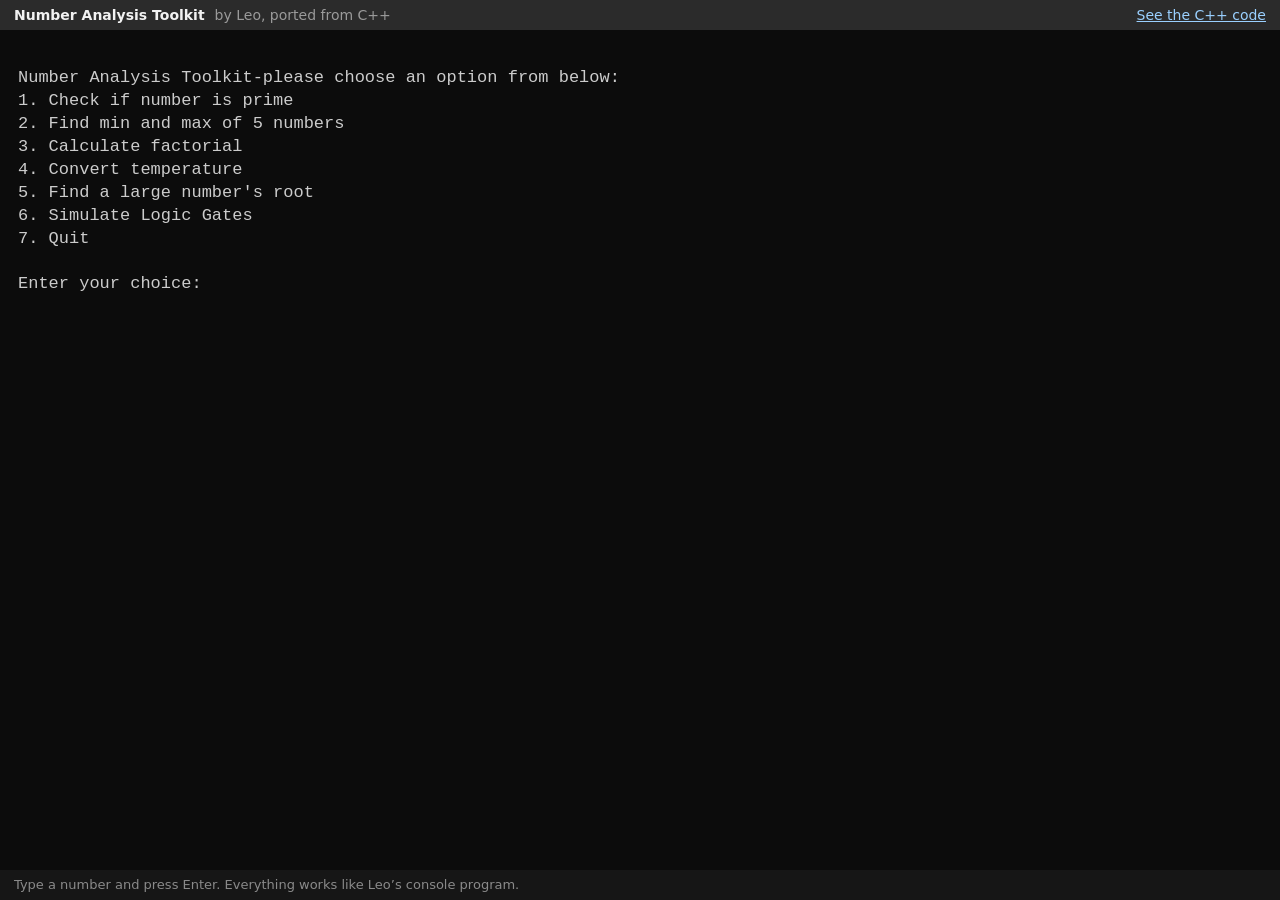
<file: games/number-toolkit/index.html>
<!doctype html>
<html lang="en">
<head>
<meta charset="utf-8">
<meta name="viewport" content="width=device-width, initial-scale=1">
<title>Number Analysis Toolkit</title>
<style>
  /* Browser version of Leo's C++ console program (toolkit.cpp in this folder).
     The page acts like the console window: it prints lines and reads what you type. */
  :root { --bg: #0c0c0c; --ink: #cccccc; --bright: #f2f2f2; --green: #13a10e; --lime: #16c60c; --red: #e74856; --yellow: #f9f1a5; }
  * { box-sizing: border-box; }
  html, body { margin: 0; height: 100%; background: #1b1b1b; }
  body { display: grid; grid-template-rows: auto 1fr auto; font: 17px/1.35 Consolas, "Cascadia Mono", "Courier New", monospace; color: var(--ink); }
  .titlebar { display: flex; align-items: center; gap: 10px; padding: 8px 14px; background: #2b2b2b; color: var(--bright); font: 600 14px/1 system-ui, "Segoe UI", sans-serif; }
  .titlebar span { color: #9a9a9a; font-weight: 500; }
  .titlebar a { margin-left: auto; color: #9ad0ff; font-weight: 500; }
  #screen { background: var(--bg); padding: 14px 18px 24px; overflow-y: auto; white-space: pre-wrap; word-break: break-word; outline: none; cursor: text; }
  #screen .line { min-height: 1.35em; }
  #screen.snake { font-size: clamp(16px, 3.3vh, 32px); line-height: 1.08; }
  #screen.snake .line { min-height: 1.08em; }
  .you { color: var(--bright); }
  .note { color: var(--yellow); }
  .snake-head { color: var(--lime); font-weight: 700; }
  .snake-tail { color: var(--green); }
  .fruit { color: var(--red); font-weight: 700; }
  .prompt-row { display: flex; }
  #entry { flex: 1; background: transparent; border: 0; color: var(--bright); font: inherit; outline: none; padding: 0; min-width: 4ch; caret-color: var(--bright); }
  .keys { display: none; gap: 8px; justify-content: center; padding: 10px; background: #161616; }
  .keys.show { display: flex; }
  .keys button { width: 64px; height: 56px; font: 700 18px/1 system-ui, sans-serif; background: #2b2b2b; color: var(--bright); border: 2px solid #555; border-radius: 0; touch-action: manipulation; }
  .keys button:active { background: var(--green); }
  .hint { display: flex; align-items: center; gap: 12px; padding: 6px 14px; background: #161616; color: #8a8a8a; font: 13px/1.4 system-ui, sans-serif; }
  .hint span { flex: 1; }
  #enter-btn { display: none; flex: none; height: 44px; padding: 0 18px; background: var(--green); color: var(--bright); border: 0; border-radius: 0; font: 700 15px/1 system-ui, sans-serif; touch-action: manipulation; }
  #enter-btn:active { background: var(--lime); }
  .touch #enter-btn { display: block; }
</style>
</head>
<body>
  <div class="titlebar">Number Analysis Toolkit <span>by Leo, ported from C++</span><a href="toolkit.cpp" target="_blank" rel="noopener">See the C++ code</a></div>
  <div id="screen" tabindex="0" aria-live="polite"></div>
  <div>
    <div class="keys" id="keys" aria-label="Snake controls">
      <button data-key="a" aria-label="Left">◀</button>
      <button data-key="w" aria-label="Up">▲</button>
      <button data-key="s" aria-label="Down">▼</button>
      <button data-key="d" aria-label="Right">▶</button>
      <button data-key="x" aria-label="Quit">X</button>
    </div>
    <div class="hint"><span>Type a number and press Enter. Everything works like Leo’s console program.</span><button type="button" id="enter-btn">ENTER ↵</button></div>
  </div>

<script>
(() => {
  const screen = document.getElementById('screen');
  const keysEl = document.getElementById('keys');
  const touch = 'ontouchstart' in window || matchMedia('(pointer: coarse)').matches;
  const enterBtn = document.getElementById('enter-btn');
  if (touch) document.body.classList.add('touch');
  // tapping ENTER must not take focus from the text box (that would close the phone keyboard)
  enterBtn.addEventListener('pointerdown', (e) => e.preventDefault());

  // ---------------- a tiny console: cout, cin and system("cls") ----------------
  let current = null;   // the line being printed to
  function newLine() { current = document.createElement('div'); current.className = 'line'; screen.append(current); }
  function out(text, cls) {   // like cout <<, where "\n" starts a new line
    const parts = String(text).split('\n');
    parts.forEach((part, i) => {
      if (i > 0 || !current) newLine();
      if (part) { const s = document.createElement('span'); if (cls) s.className = cls; s.textContent = part; current.append(s); }
    });
    screen.scrollTop = screen.scrollHeight;
  }
  function cls() { screen.textContent = ''; current = null; }

  const tokens = [];       // cin reads one word at a time, across lines
  let waiting = null;
  function readLine() {
    return new Promise((resolve) => {
      if (!current) newLine();
      const row = document.createElement('span'); row.className = 'prompt-row';
      const input = document.createElement('input'); input.id = 'entry'; input.autocomplete = 'off'; input.spellcheck = false;
      // the normal keyboard: phone number pads can lack Enter and the minus sign
      input.enterKeyHint = 'enter'; input.setAttribute('autocapitalize', 'off'); input.setAttribute('aria-label', 'Type here and press Enter');
      row.append(input); current.append(row);
      input.focus({ preventScroll: true });
      screen.scrollTop = screen.scrollHeight;
      const submit = () => {
        enterBtn.onclick = null;
        const text = input.value;
        row.remove(); out(text, 'you'); out('\n');
        resolve(text);
      };
      input.addEventListener('keydown', (e) => { if (e.key === 'Enter') { e.preventDefault(); submit(); } });
      enterBtn.onclick = submit;
    });
  }
  async function cin() {                  // the next word typed, like cin >> x
    while (!tokens.length) { const line = await readLine(); tokens.push(...line.trim().split(/\s+/).filter(Boolean)); }
    return tokens.shift();
  }
  // cin >> int / double: anything that is not a number reads as "not a number"
  const asInt = (t) => /^[+-]?\d+$/.test(t) ? BigInt(t) : null;
  const asDouble = (t) => /^[+-]?(\d+\.?\d*|\.\d+)(e[+-]?\d+)?$/i.test(t) ? Number(t) : null;
  // print a double the way cout does by default (6 significant digits)
  function dbl(x) {
    if (!isFinite(x)) return x > 0 ? 'inf' : x < 0 ? '-inf' : 'nan';
    if (x === 0) return '0';
    const e = Math.floor(Math.log10(Math.abs(x)));
    if (e < -5 || e >= 6) {
      let [m, ex] = x.toExponential(5).split('e');
      m = m.replace(/\.?0+$/, ''); const n = Number(ex);
      return m + 'e' + (n < 0 ? '-' : '+') + String(Math.abs(n)).padStart(2, '0');
    }
    return String(Number(x.toPrecision(6)));
  }
  const sleep = (ms) => new Promise((r) => setTimeout(r, ms));
  function waitKey() { return new Promise((resolve) => { const k = () => { removeEventListener('keydown', k); keysEl.removeEventListener('click', k); resolve(); }; addEventListener('keydown', k); keysEl.addEventListener('click', k); }); }

  // ---------------- Leo's functions ----------------
  function displayMenu() {
    out('\nNumber Analysis Toolkit-please choose an option from below:\n');
    out('1. Check if number is prime\n');
    out('2. Find min and max of 5 numbers\n');
    out('3. Calculate factorial\n');
    out('4. Convert temperature\n');
    out("5. Find a large number's root\n");
    out('6. Simulate Logic Gates\n');
    out('7. Quit\n\n');
    out('Enter your choice: ');
  }
  function isPrime(n) {
    if (n < 0n) { out('Number must be a positive integer.\n'); return false; }
    if (n === 0n || n === 1n) return false;
    // Leo tries every divisor up to n / 2; stopping at the square root gives the same answer, faster
    for (let d = 2n; d * d <= n; d++) if (n % d === 0n) return false;
    return true;
  }
  function getMinMax(arr) {
    let min = arr[0], max = arr[0];
    for (let i = 1; i < arr.length; ++i) { if (arr[i] < min) min = arr[i]; if (arr[i] > max) max = arr[i]; }
    return { min, max };
  }
  function factorial(n) { return n <= 1n ? 1n : n * factorial(n - 1n); }   // exact, even for big numbers
  const celsiusToFahrenheit = (c) => (c * 9.0 / 5.0) + 32.0;
  function digitalRoot(n) {
    if (n < 0n) n = -n;
    while (n > 9n) { let sum = 0n; while (n > 0n) { sum += n % 10n; n /= 10n; } n = sum; }
    return n;
  }
  async function simulateLogicGates() {
    out('\n--- Logic Gates Simulator ---\n');
    out('Enter input A (0 or 1): '); const a = asInt(await cin()) ?? 0n;
    out('Enter input B (0 or 1): '); const b = asInt(await cin()) ?? 0n;
    const A = a !== 0n, B = b !== 0n, v = (x) => (x ? 1 : 0);
    out(`\nResults for A = ${v(A)}, B = ${v(B)}:\n`);
    out('----------------------------------------\n');
    out(`1. AND  (A && B) : ${v(A && B)}\n`);
    out(`2. OR   (A || B) : ${v(A || B)}\n`);
    out(`3. NOT  (!A)     : ${v(!A)} (for input A)\n`);
    out(`4. XOR  (A ^ B)  : ${v(A !== B)}\n`);
    out(`5. NAND          : ${v(!(A && B))}\n`);
    out(`6. NOR           : ${v(!(A || B))}\n`);
    out('----------------------------------------\n');
  }

  // ---------------- the secret Snake game ----------------
  async function playSnakeGame() {
    const width = 20, height = 20;
    let gameOver = false, dir = 'STOP';
    let x = width >> 1, y = height >> 1, score = 0, nTail = 0;
    const tailX = new Array(100).fill(0), tailY = new Array(100).fill(0);
    let fruitX = Math.floor(Math.random() * width), fruitY = Math.floor(Math.random() * height);
    const onKey = (k) => {
      switch (k) {
        case 'a': if (dir !== 'RIGHT') dir = 'LEFT'; break;
        case 'd': if (dir !== 'LEFT') dir = 'RIGHT'; break;
        case 'w': if (dir !== 'DOWN') dir = 'UP'; break;
        case 's': if (dir !== 'UP') dir = 'DOWN'; break;
        case 'x': gameOver = true; break;
      }
    };
    const keyHandler = (e) => { const k = e.key.toLowerCase(); if ('wasdx'.includes(k) && k.length === 1) { e.preventDefault(); onKey(k); } };
    const tapHandler = (e) => { const b = e.target.closest('button[data-key]'); if (b) onKey(b.dataset.key); };
    addEventListener('keydown', keyHandler);
    keysEl.addEventListener('click', tapHandler);
    if (touch) keysEl.classList.add('show');
    screen.classList.add('snake');
    screen.focus({ preventScroll: true });

    function draw() {
      cls();
      out('#'.repeat(width + 2) + '\n');
      for (let i = 0; i < height; i++) {
        let row = '';
        const flush = () => { if (row) { out(row); row = ''; } };
        for (let j = 0; j < width; j++) {
          if (j === 0) row += '#';
          if (i === y && j === x) { flush(); out('O', 'snake-head'); }
          else if (i === fruitY && j === fruitX) { flush(); out('F', 'fruit'); }
          else {
            let printTail = false;
            for (let k = 0; k < nTail; k++) if (tailX[k] === j && tailY[k] === i) { flush(); out('o', 'snake-tail'); printTail = true; }
            if (!printTail) row += ' ';
          }
          if (j === width - 1) row += '#';
        }
        flush(); out('\n');
      }
      out('#'.repeat(width + 2) + '\n');
      out('Score: ' + score + '\n');
      out(touch ? 'Controls: the arrow buttons below, X (Quit)\n' : 'Controls: W (Up), A (Left), S (Down), D (Right), X (Quit)\n');
    }
    function logic() {
      let prevX = tailX[0], prevY = tailY[0];
      tailX[0] = x; tailY[0] = y;
      for (let i = 1; i < nTail; i++) { const p2x = tailX[i], p2y = tailY[i]; tailX[i] = prevX; tailY[i] = prevY; prevX = p2x; prevY = p2y; }
      if (dir === 'LEFT') x--; else if (dir === 'RIGHT') x++; else if (dir === 'UP') y--; else if (dir === 'DOWN') y++;
      if (x >= width || x < 0 || y >= height || y < 0) gameOver = true;
      for (let i = 0; i < nTail; i++) if (tailX[i] === x && tailY[i] === y) gameOver = true;
      if (x === fruitX && y === fruitY) { score += 10; fruitX = Math.floor(Math.random() * width); fruitY = Math.floor(Math.random() * height); nTail = Math.min(99, nTail + 1); }
    }
    while (!gameOver) { draw(); logic(); await sleep(100); }
    removeEventListener('keydown', keyHandler);
    keysEl.removeEventListener('click', tapHandler);
    screen.classList.remove('snake');
    out('\nGame Over! Final Score: ' + score + '\nReturning to Toolkit Menu...\n');
    out('Press any key to continue . . . ');
    await sleep(150);
    await waitKey();
    keysEl.classList.remove('show');
    out('\n');
  }

  // ---------------- main(): the menu loop ----------------
  async function main() {
    let choice;
    do {
      displayMenu();
      const t = await cin();
      choice = asInt(t);
      switch (choice === null ? null : Number(choice)) {
        case 1: {
          out('Enter an integer: ');
          const number = asInt(await cin());
          if (number === null) { out('That is not an integer.\n'); break; }
          out(number + (isPrime(number) ? ' is prime.\n' : ' is not prime.\n'));
          break;
        }
        case 2: {
          const numbers = [];
          out('Enter 5 numbers:\n');
          while (numbers.length < 5) { const v = asDouble(await cin()); if (v === null) out('Please enter a number.\n'); else numbers.push(v); }
          const { min, max } = getMinMax(numbers);
          out('Minimum: ' + dbl(min) + '\n');
          out('Maximum: ' + dbl(max) + '\n');
          break;
        }
        case 3: {
          out('Enter a number: ');
          const number = asInt(await cin());
          if (number === null) out('That is not an integer.\n');
          else if (number < 0n) out('Factorial is only defined for nonnegative integers.\n');
          else if (number > 1000n) out('That number is too big to show here. Try 1000 or less.\n');
          else out(number + '! = ' + factorial(number) + '\n');
          break;
        }
        case 4: {
          out('Enter temperature in Celsius: ');
          const celsius = asDouble(await cin());
          if (celsius === null) { out('That is not a number.\n'); break; }
          out('Temperature in Fahrenheit: ' + dbl(celsiusToFahrenheit(celsius)) + '\n');
          break;
        }
        case 5: {
          out('Enter a large number: ');
          const number = asInt(await cin());
          if (number === null) { out('That is not a whole number.\n'); break; }
          out('The digital root of ' + number + ' is: ' + digitalRoot(number) + '\n');
          break;
        }
        case 6: await simulateLogicGates(); break;
        case 123456: out('\nLaunching Secret Snake Game...\n'); await sleep(600); await playSnakeGame(); break;
        case 7: out('Goodbye!\n'); break;
        default: out('Invalid choice. Please try again.\n');
      }
    } while (choice === null || Number(choice) !== 7);
    out('\n(The program has ended. Press any key to run it again.)', 'note');
    await waitKey();
    tokens.length = 0;
    cls();
    main();
  }

  screen.addEventListener('click', () => { const e = document.getElementById('entry'); if (e) e.focus({ preventScroll: true }); });
  // ?shot: a cover picture for the arcade, part-way through the logic gates
  if (new URLSearchParams(location.search).has('shot')) tokens.push('6', '1', '0');
  main();
})();
</script>
</body>
</html>
</file>
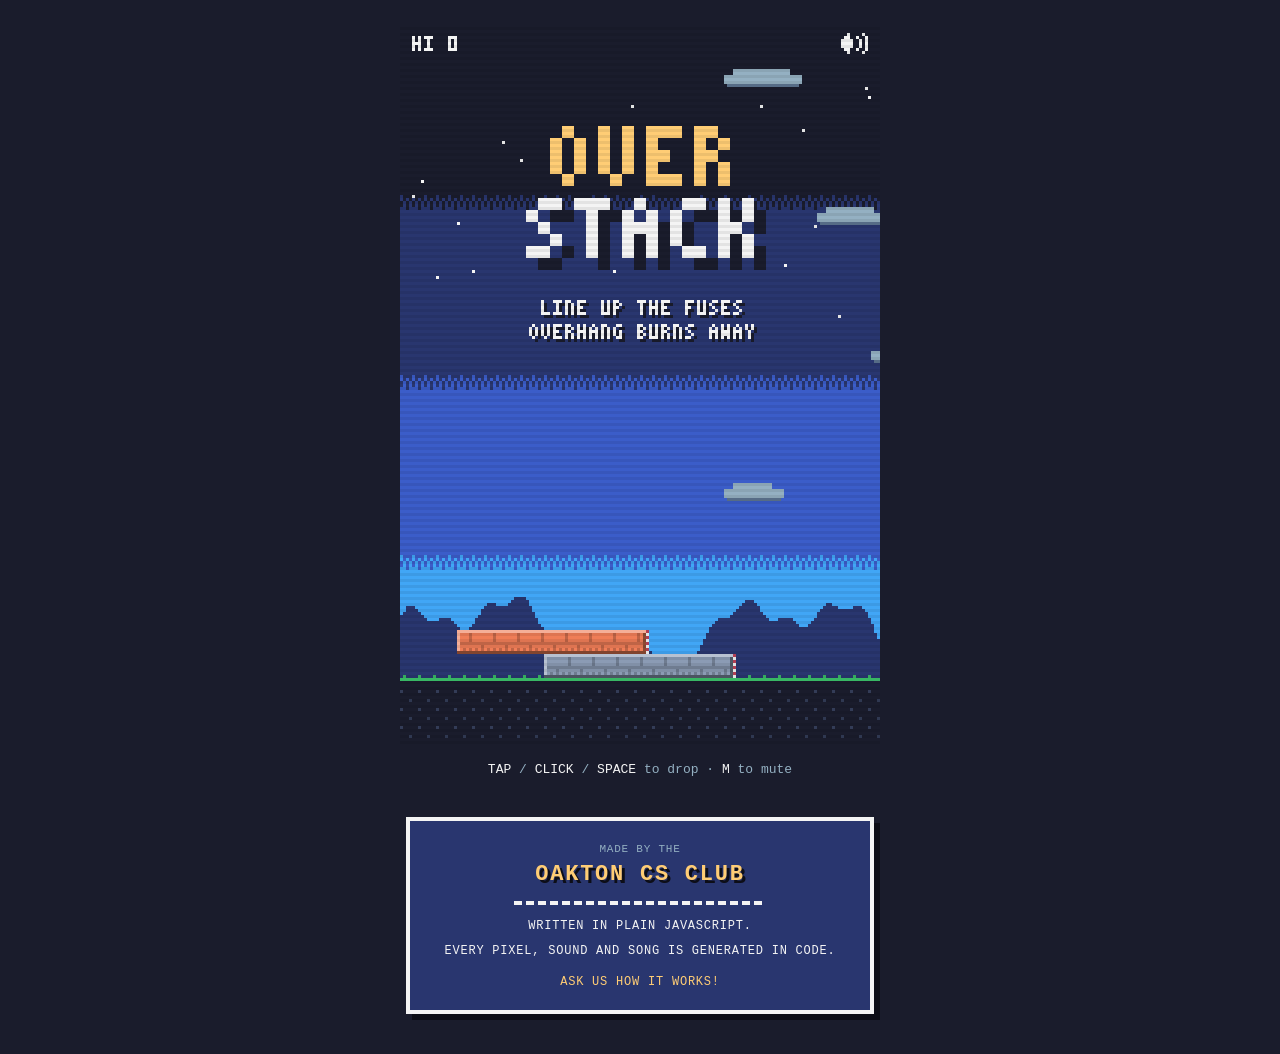
<file: games/overstack/index.html>
<!doctype html>
<html lang="en">
<head>
  <meta charset="utf-8">
  <meta name="viewport" content="width=device-width, initial-scale=1">
  <title>Overstack</title>
  <style>
    :root {
      --bg: #1a1c2c;
      --panel: #29366f;
      --edge: #f4f4f4;
      --shadow: #0d0e17;
      --text: #94b0c2;
      --bright: #f4f4f4;
      --accent: #ffcd75;
    }
    body {
      margin: 0;
      padding: 24px 16px 40px;
      background: var(--bg);
      color: var(--text);
      font: 13px/1.6 ui-monospace, Menlo, Consolas, monospace;
      text-align: center;
    }
    #game { max-width: 480px; margin: 0 auto; }
    .controls { margin: 16px 0 0; }
    kbd { color: var(--bright); }

    /* club credits card: flat colours, hard pixel border + offset shadow */
    .credits {
      max-width: 420px;
      margin: 36px auto 0;
      padding: 20px 20px 18px;
      background: var(--panel);
      border: 4px solid var(--edge);
      box-shadow: 6px 6px 0 var(--shadow);
      text-transform: uppercase;
      letter-spacing: 0.06em;
    }
    .credits .made { margin: 0; color: var(--text); font-size: 11px; }
    .credits h2 {
      margin: 4px 0 12px;
      color: var(--accent);
      font-size: 22px;
      line-height: 1.2;
      letter-spacing: 0.08em;
      text-shadow: 3px 3px 0 var(--shadow);
    }
    .credits .rule {
      height: 4px;
      margin: 0 auto 12px;
      width: 60%;
      background: repeating-linear-gradient(90deg, var(--edge) 0 8px, transparent 8px 12px);
    }
    .credits p { margin: 6px 0 0; color: var(--bright); font-size: 12px; }
    .credits .ask { color: var(--accent); margin-top: 12px; }
  </style>
</head>
<body>
  <div id="game"></div>
  <p class="controls"><kbd>TAP</kbd> / <kbd>CLICK</kbd> / <kbd>SPACE</kbd> to drop &middot; <kbd>M</kbd> to mute</p>

  <section class="credits" aria-label="Credits">
    <p class="made">Made by the</p>
    <h2>Oakton CS Club</h2>
    <div class="rule" aria-hidden="true"></div>
    <p>Written in plain JavaScript.</p>
    <p>Every pixel, sound and song is generated in code.</p>
    <p class="ask">Ask us how it works!</p>
  </section>

  <script src="overstack.js"></script>
  <script>
    // keys: 'window' so Space works as soon as the arcade opens the game
    Overstack.mount('#game', { keys: 'window' });
  </script>
</body>
</html>
</file>
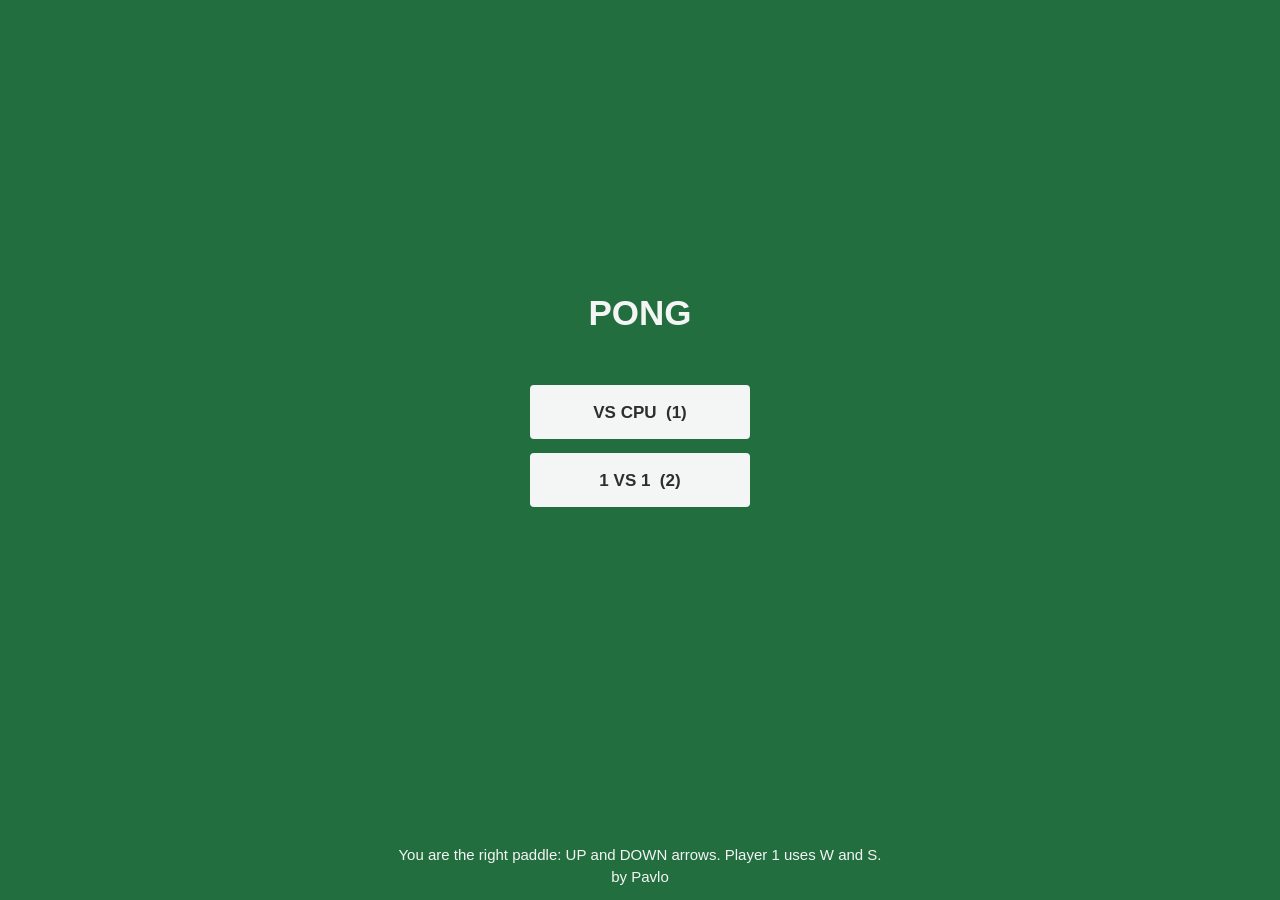
<file: games/pong/index.html>
<!doctype html>
<html lang="en">
<head>
<meta charset="utf-8">
<meta name="viewport" content="width=device-width, initial-scale=1">
<title>Pong</title>
<style>
  /* Browser version of Pavlo's pygame Pong (pong.py in this folder).
     Same window, colours, speeds and menus; the canvas resizes like his RESIZABLE window. */
  html, body { margin: 0; height: 100%; overflow: hidden; background: rgb(34, 110, 63); }
  body { touch-action: none; -webkit-user-select: none; user-select: none; }
  canvas { display: block; width: 100vw; height: 100vh; outline: none; }
</style>
</head>
<body>
<canvas id="screen" tabindex="0" aria-label="Pong. Press 1 to play the computer or 2 for two players."></canvas>
<script>
(() => {
  const canvas = document.getElementById('screen'), g = canvas.getContext('2d');
  const touch = 'ontouchstart' in window || matchMedia('(pointer: coarse)').matches;

  // Simple rectangles, like pygame.Rect
  class Rect {
    constructor(x, y, w, h) { this.x = x; this.y = y; this.w = w; this.h = h; }
    get top() { return this.y; } set top(v) { this.y = v; }
    get bottom() { return this.y + this.h; } set bottom(v) { this.y = v - this.h; }
    get left() { return this.x; } set left(v) { this.x = v; }
    get right() { return this.x + this.w; } set right(v) { this.x = v - this.w; }
    get center() { return [this.x + this.w / 2, this.y + this.h / 2]; }
    set center([cx, cy]) { this.x = cx - this.w / 2; this.y = cy - this.h / 2; }
    colliderect(o) { return this.x < o.x + o.w && o.x < this.x + this.w && this.y < o.y + o.h && o.y < this.y + this.h; }
    collidepoint([px, py]) { return px >= this.x && px < this.x + this.w && py >= this.y && py < this.y + this.h; }
    clamp() { this.y = Math.max(0, Math.min(screen_height - this.h, this.y)); this.x = Math.max(0, Math.min(screen_width - this.w, this.x)); }
  }
  const choice = (a) => a[Math.floor(Math.random() * a.length)];

  // ---- window: starts at 640 x 480 in pygame, here it is the size of the page and follows resizes
  let screen_width = 640, screen_height = 480, dpr = 1;
  function fit() {
    dpr = Math.min(2, devicePixelRatio || 1);
    screen_width = Math.round(innerWidth); screen_height = Math.round(innerHeight);
    canvas.width = screen_width * dpr; canvas.height = screen_height * dpr;
    g.setTransform(dpr, 0, 0, dpr, 0, 0);
  }

  // ---- game rectangles and colours, as in pong.py
  const black = 'rgb(44, 47, 46)', white = 'rgb(244, 245, 245)', green = 'rgb(34, 110, 63)';
  fit();
  const ball = new Rect(screen_width / 2 - 15, screen_height / 2 - 15, 30, 30);
  const player = new Rect(screen_width - 20, screen_height / 2 - 70, 10, 140);
  const opponent = new Rect(10, screen_height / 2 - 70, 10, 140);
  let ball_speed_x = 7 * choice([1, -1]), ball_speed_y = 7 * choice([1, -1]);
  let player_speed = 0;
  const opponent_speed = 7;
  let player_score = 0, opponent_score = 0;
  const menu_button = new Rect(0, 0, 110, 34);
  const self_play_button = new Rect(0, 0, 220, 54), one_v_one_button = new Rect(0, 0, 220, 54);
  const restart_button = new Rect(0, 0, 220, 48), resume_button = new Rect(0, 0, 220, 48);
  let game_mode = null, menu_active = true;
  menu_button.center = [screen_width / 2, 30];

  addEventListener('resize', () => {   // pygame.VIDEORESIZE
    fit();
    player.right = screen_width - 10;
    menu_button.center = [Math.floor(screen_width / 2), 30];
  });

  // ---- Pavlo's functions
  function ball_animation() {
    ball.x += ball_speed_x; ball.y += ball_speed_y;
    if (ball.top <= 0 || ball.bottom >= screen_height) ball_speed_y *= -1;
    if (ball.left <= 0) { player_score += 1; ball_restart(); }
    else if (ball.right >= screen_width) { opponent_score += 1; ball_restart(); }
    if (ball.colliderect(player) || ball.colliderect(opponent)) ball_speed_x *= -1;
  }
  function player_animation() {
    player.y += player_speed;
    if (player.top <= 0) player.top = 0;
    if (player.bottom >= screen_height) player.bottom = screen_height;
  }
  function opponent_ai() {
    if (opponent.top < ball.y) opponent.top += opponent_speed;
    if (opponent.bottom >= ball.y) opponent.bottom -= opponent_speed;
    if (opponent.top <= 0) opponent.top = 0;
    if (opponent.bottom >= screen_height) opponent.bottom = screen_height;
  }
  function opponent_animation() {
    if (keys.has('KeyW')) opponent.y -= 7;
    if (keys.has('KeyS')) opponent.y += 7;
    opponent.clamp();
  }
  function ball_restart() {
    ball.center = [screen_width / 2, screen_height / 2];
    ball_speed_y *= choice([1, -1]);
    ball_speed_x *= choice([1, -1]);
  }
  function restart_game() {
    ball.center = [Math.floor(screen_width / 2), Math.floor(screen_height / 2)];
    player.center = [screen_width - 15, Math.floor(screen_height / 2)];
    opponent.center = [15, Math.floor(screen_height / 2)];
    ball_speed_x = 7 * choice([1, -1]); ball_speed_y = 7 * choice([1, -1]);
    player_speed = 0; player_score = 0; opponent_score = 0;
  }

  // ---- input
  const keys = new Set();
  addEventListener('keydown', (e) => {
    if (e.repeat) { keys.add(e.code); return; }
    keys.add(e.code);
    if (menu_active) {
      if (e.code === 'Digit1' || e.code === 'Numpad1') { game_mode = 'selfplay'; menu_active = false; restart_game(); }
      else if (e.code === 'Digit2' || e.code === 'Numpad2') { game_mode = '1v1'; menu_active = false; restart_game(); }
      else if (game_mode !== null && e.code === 'KeyR') { menu_active = false; restart_game(); }
      else if (game_mode !== null && e.code === 'Escape') { menu_active = false; }
    } else {
      if (e.code === 'KeyM') { menu_active = true; player_speed = 0; }
      else if (e.code === 'ArrowDown') { player_speed += 7; e.preventDefault(); }
      else if (e.code === 'ArrowUp') { player_speed -= 7; e.preventDefault(); }
    }
  });
  addEventListener('keyup', (e) => {
    keys.delete(e.code);
    if (!menu_active) {
      if (e.code === 'ArrowDown') player_speed -= 7;
      else if (e.code === 'ArrowUp') player_speed += 7;
    }
  });
  // leaving the window releases the keys, so a paddle never keeps sliding on its own
  addEventListener('blur', () => { keys.clear(); player_speed = 0; });

  function clicked(pos) {
    if (menu_active) {
      if (self_play_button.collidepoint(pos)) { game_mode = 'selfplay'; menu_active = false; restart_game(); }
      else if (one_v_one_button.collidepoint(pos)) { game_mode = '1v1'; menu_active = false; restart_game(); }
      else if (game_mode !== null && restart_button.collidepoint(pos)) { menu_active = false; restart_game(); }
      else if (game_mode !== null && resume_button.collidepoint(pos)) { menu_active = false; }
      return true;
    }
    menu_button.center = [Math.floor(screen_width / 2), 30];
    if (menu_button.collidepoint(pos)) { menu_active = true; player_speed = 0; return true; }
    return false;
  }
  // Phones and tablets: drag a finger on your half of the court to move your paddle
  const drags = new Map();
  canvas.addEventListener('pointerdown', (e) => {
    canvas.focus({ preventScroll: true });
    const pos = [e.clientX, e.clientY];
    if (e.button === 0 && clicked(pos)) return;
    if (e.pointerType !== 'mouse') { drags.set(e.pointerId, e.clientX > screen_width / 2 ? 'player' : 'opponent'); dragTo(e); }
  });
  canvas.addEventListener('pointermove', (e) => { if (drags.has(e.pointerId)) dragTo(e); });
  const lift = (e) => drags.delete(e.pointerId);
  canvas.addEventListener('pointerup', lift); canvas.addEventListener('pointercancel', lift);
  function dragTo(e) {
    const side = drags.get(e.pointerId);
    if (side === 'player') { player.center = [player.center[0], e.clientY]; player_animation(); }
    else if (side === 'opponent' && game_mode === '1v1') { opponent.center = [opponent.center[0], e.clientY]; opponent.clamp(); }
  }

  // ---- drawing helpers: pygame's default font is a bold sans-serif
  function font(size) { return `bold ${Math.round(size * 0.62)}px "Segoe UI", Arial, sans-serif`; }
  function blitCentered(text, size, colour, [cx, cy]) { g.font = font(size); g.fillStyle = colour; g.textAlign = 'center'; g.textBaseline = 'middle'; g.fillText(text, cx, cy + 1); }
  function roundRect(r, colour) { g.fillStyle = colour; g.beginPath(); g.roundRect(r.x, r.y, r.w, r.h, 4); g.fill(); }

  // ---- the main loop, at 60 frames a second like clock.tick(60)
  let last = performance.now(), acc = 0;
  function frame(now) {
    acc += Math.min(0.25, (now - last) / 1000); last = now;
    while (acc >= 1 / 60) { step(); acc -= 1 / 60; }
    draw();
    requestAnimationFrame(frame);
  }
  let frozen = false;
  function step() {
    if (menu_active || frozen) return;
    ball_animation();
    player_animation();
    if (game_mode === 'selfplay') opponent_ai(); else opponent_animation();
  }
  function draw() {
    const menu_center_x = Math.floor(screen_width / 2), menu_center_y = Math.floor(screen_height / 2);
    self_play_button.center = [menu_center_x, menu_center_y - 38];
    one_v_one_button.center = [menu_center_x, menu_center_y + 30];
    restart_button.center = [menu_center_x, menu_center_y + 98];
    resume_button.center = [menu_center_x, menu_center_y + 158];
    g.fillStyle = green; g.fillRect(0, 0, screen_width, screen_height);
    if (menu_active) {
      blitCentered('PONG', 56, white, [menu_center_x, menu_center_y - 136]);
      roundRect(self_play_button, white); roundRect(one_v_one_button, white);
      blitCentered('VS CPU  (1)', 28, black, self_play_button.center);
      blitCentered('1 VS 1  (2)', 28, black, one_v_one_button.center);
      if (game_mode !== null) {
        roundRect(restart_button, white); roundRect(resume_button, white);
        blitCentered('RESTART  (R)', 28, black, restart_button.center);
        blitCentered('RESUME  (ESC)', 28, black, resume_button.center);
      }
      g.font = '15px "Segoe UI", Arial, sans-serif'; g.fillStyle = white; g.textAlign = 'center';
      g.fillText(touch ? 'Drag on your side of the court to move your paddle' : 'You are the right paddle: UP and DOWN arrows. Player 1 uses W and S.', menu_center_x, screen_height - 44);
      g.fillText('by Pavlo', menu_center_x, screen_height - 22);
    } else {
      g.fillStyle = white; g.fillRect(player.x, player.y, player.w, player.h); g.fillRect(opponent.x, opponent.y, opponent.w, opponent.h);
      g.strokeStyle = black; g.lineWidth = 1; g.beginPath(); g.moveTo(screen_width / 2, 0); g.lineTo(screen_width / 2, screen_height); g.stroke();
      g.fillStyle = white; g.beginPath(); g.ellipse(ball.x + ball.w / 2, ball.y + ball.h / 2, ball.w / 2, ball.h / 2, 0, 0, Math.PI * 2); g.fill();
      const opponent_name = game_mode === 'selfplay' ? 'CPU' : 'PLAYER 1', player_name = game_mode === 'selfplay' ? 'YOU' : 'PLAYER 2';
      blitCentered(`${opponent_name}(${opponent_score})`, 36, white, [Math.floor(screen_width / 4), 30]);
      blitCentered(`${player_name}(${player_score})`, 36, white, [Math.floor(screen_width * 3 / 4), 30]);
      menu_button.center = [Math.floor(screen_width / 2), 30];
      roundRect(menu_button, white);
      blitCentered('MENU  (M)', 28, black, menu_button.center);
    }
  }
  canvas.focus({ preventScroll: true });
  // ?shot: a still for the arcade cover, mid-rally against the CPU
  if (new URLSearchParams(location.search).has('shot')) {
    game_mode = 'selfplay'; menu_active = false; restart_game();
    ball_speed_x = 7; ball_speed_y = -7; ball.center = [screen_width * 0.62, screen_height * 0.42];
    player_score = 3; opponent_score = 2; frozen = true;
  }
  requestAnimationFrame(frame);
})();
</script>
</body>
</html>
</file>
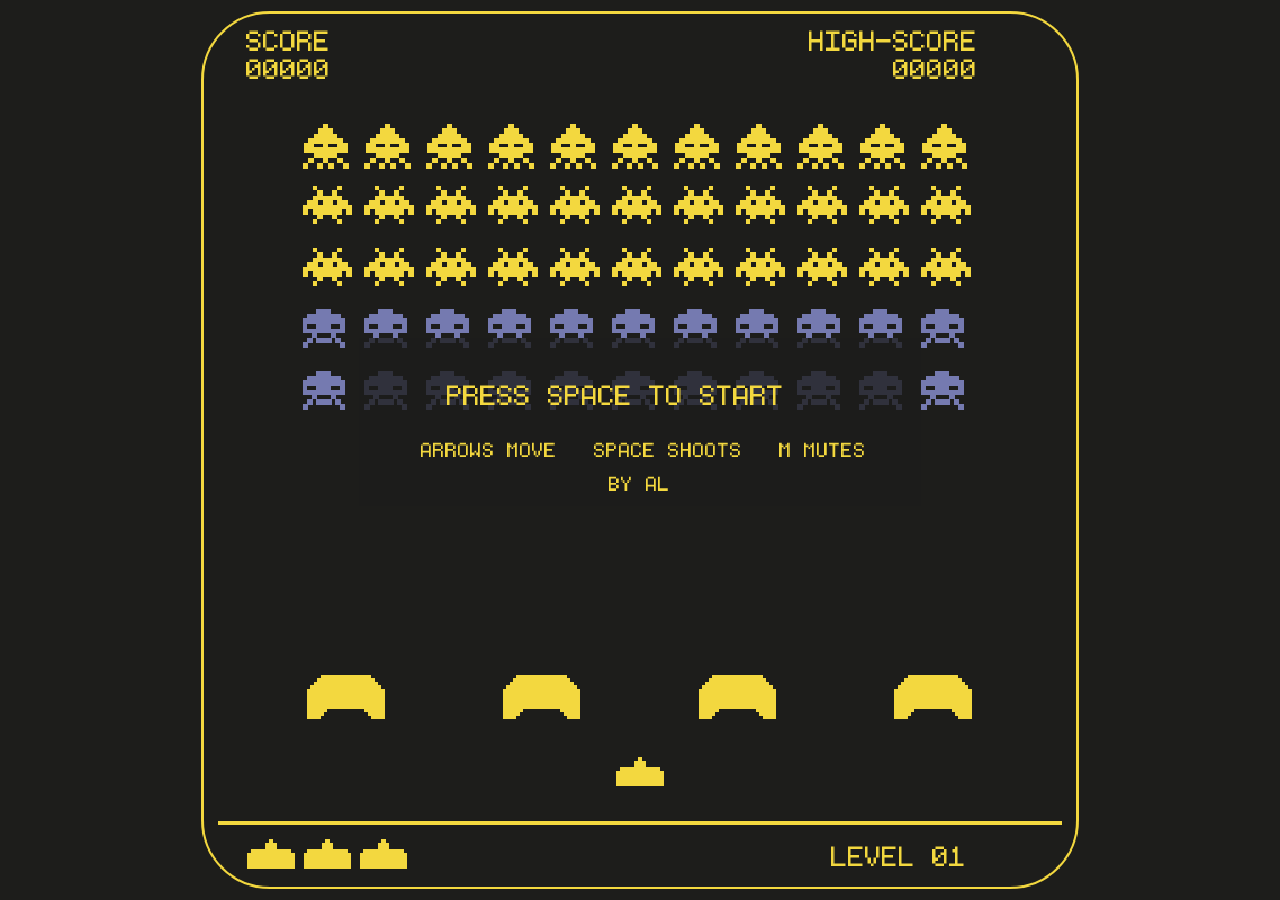
<file: games/space-invaders/index.html>
<!doctype html>
<html lang="en">
<head>
<meta charset="utf-8">
<meta name="viewport" content="width=device-width, initial-scale=1">
<title>Space Invaders</title>
<style>
  /* Browser version of Al's pygame Space Invaders (the Python files are in original/).
     Same 800 x 800 window, sprites, sounds, music, font, speeds and scoring. */
  @font-face { font-family: monogram; src: url("monogram.ttf") format("truetype"); }
  html, body { margin: 0; height: 100%; background: rgb(29, 29, 27); overflow: hidden; }
  body { display: grid; place-items: center; touch-action: none; -webkit-user-select: none; user-select: none; }
  canvas { display: block; image-rendering: pixelated; outline: none; }
  #pad { position: fixed; left: 0; right: 0; bottom: 0; display: none; justify-content: space-between; padding: 12px; pointer-events: none; }
  #pad.show { display: flex; }
  #pad div { display: flex; gap: 10px; }
  #pad button { pointer-events: auto; width: 78px; height: 72px; border: 3px solid rgb(243, 216, 63); background: rgba(29, 29, 27, .6); color: rgb(243, 216, 63); font: 32px/1 monogram, monospace; touch-action: none; }
  #pad button.on { background: rgba(243, 216, 63, .85); color: rgb(29, 29, 27); }
</style>
</head>
<body>
<canvas id="screen" width="800" height="800" tabindex="0" aria-label="Space Invaders. Arrow keys to move, Space to shoot."></canvas>
<div id="pad" aria-hidden="true">
  <div><button data-k="ArrowLeft">◀</button><button data-k="ArrowRight">▶</button></div>
  <div><button data-k="Space">FIRE</button></div>
</div>
<script>
(() => {
  const SCREEN_WIDTH = 750, SCREEN_HEIGHT = 700, OFFSET = 50;
  const GREY = 'rgb(29, 29, 27)', YELLOW = 'rgb(243, 216, 63)';
  const canvas = document.getElementById('screen'), g = canvas.getContext('2d');
  g.imageSmoothingEnabled = false;
  function fit() { const s = Math.min(innerWidth / 800, innerHeight / 800); canvas.style.width = Math.floor(800 * s) + 'px'; canvas.style.height = Math.floor(800 * s) + 'px'; }
  addEventListener('resize', fit); fit();

  // ---------------- assets ----------------
  const img = (src) => { const i = new Image(); i.src = src; return i; };
  const IMG = { 1: img('alien_1.png'), 2: img('alien_2.png'), 3: img('alien_3.png'), mystery: img('mystery.png'), ship: img('spaceship.png') };
  const SIZE = { 1: [38, 34], 2: [44, 34], 3: [41, 40], mystery: [58, 25], ship: [44, 28] };
  let muted = false;
  try { muted = localStorage.getItem('space-invaders.muted') === '1'; } catch (e) {}
  const music = new Audio('music.ogg'); music.loop = true; music.volume = 0.5;
  const sfx = { laser: new Audio('laser.ogg'), explosion: new Audio('explosion.ogg') };
  function play(name) { if (muted) return; const a = sfx[name].cloneNode(); a.volume = 0.6; a.play().catch(() => {}); }
  function startMusic() { if (!muted) music.play().catch(() => {}); }

  // ---------------- sprites as rectangles (like pygame.Rect) ----------------
  const collide = (a, b) => a.x < b.x + b.w && b.x < a.x + a.w && a.y < b.y + b.h && b.y < a.y + a.h;
  function laser(cx, cy, speed) { return { x: Math.round(cx - 2), y: Math.round(cy - 7.5), w: 4, h: 15, speed, alive: true }; }

  // obstacle.py
  const grid = [
    [0,0,0,0,1,1,1,1,1,1,1,1,1,1,1,1,1,1,1,0,0,0,0],
    [0,0,0,1,1,1,1,1,1,1,1,1,1,1,1,1,1,1,1,1,0,0,0],
    [0,0,1,1,1,1,1,1,1,1,1,1,1,1,1,1,1,1,1,1,1,0,0],
    [0,1,1,1,1,1,1,1,1,1,1,1,1,1,1,1,1,1,1,1,1,1,0],
    [1,1,1,1,1,1,1,1,1,1,1,1,1,1,1,1,1,1,1,1,1,1,1],
    [1,1,1,1,1,1,1,1,1,1,1,1,1,1,1,1,1,1,1,1,1,1,1],
    [1,1,1,1,1,1,1,1,1,1,1,1,1,1,1,1,1,1,1,1,1,1,1],
    [1,1,1,1,1,1,1,1,1,1,1,1,1,1,1,1,1,1,1,1,1,1,1],
    [1,1,1,1,1,1,1,1,1,1,1,1,1,1,1,1,1,1,1,1,1,1,1],
    [1,1,1,1,1,1,1,1,1,1,1,1,1,1,1,1,1,1,1,1,1,1,1],
    [1,1,1,1,1,1,0,0,0,0,0,0,0,0,0,0,0,1,1,1,1,1,1],
    [1,1,1,1,1,0,0,0,0,0,0,0,0,0,0,0,0,0,1,1,1,1,1],
    [1,1,1,1,0,0,0,0,0,0,0,0,0,0,0,0,0,0,0,1,1,1,1]];
  function makeObstacle(x, y) {
    const blocks = [];
    for (let r = 0; r < grid.length; r++) for (let c = 0; c < grid[0].length; c++) if (grid[r][c]) blocks.push({ x: x + c * 3, y: y + r * 3, w: 3, h: 3, alive: true });
    return blocks;
  }

  // ---------------- game.py ----------------
  const game = {
    ship: null, lasers: [], laserReady: true, laserTime: 0,
    obstacles: [], aliens: [], aliensDirection: 1, alienLasers: [], mystery: null,
    lives: 3, run: true, score: 0, highscore: 0, level: 1,
    init() {
      this.ship = this.newShip();
      this.obstacles = this.createObstacles();
      this.createAliens();
      try { this.highscore = Number(localStorage.getItem('space-invaders.highscore')) || 0; } catch (e) { this.highscore = 0; }
    },
    newShip() { const [w, h] = SIZE.ship; return { x: Math.round((SCREEN_WIDTH + OFFSET) / 2 - w / 2), y: SCREEN_HEIGHT - h, w, h, speed: 6 }; },
    createObstacles() {
      const obstacleWidth = grid[0].length * 3;
      const gap = (SCREEN_WIDTH + OFFSET - 4 * obstacleWidth) / 5;
      const list = [];
      for (let i = 0; i < 4; i++) list.push(makeObstacle(Math.floor((i + 1) * gap + i * obstacleWidth), SCREEN_HEIGHT - 100));
      return list;
    },
    createAliens() {
      for (let row = 0; row < 5; row++) for (let column = 0; column < 11; column++) {
        const type = row === 0 ? 3 : row <= 2 ? 2 : 1, [w, h] = SIZE[type];
        this.aliens.push({ type, x: 75 + column * 55 + OFFSET / 2, y: 110 + row * 55, w, h, alive: true });
      }
    },
    moveAliens() {
      for (const a of this.aliens) a.x += this.aliensDirection;
      for (const a of this.aliens) {
        if (a.x + a.w >= SCREEN_WIDTH + OFFSET / 2) { this.aliensDirection = -1; this.alienMoveDown(2); }
        else if (a.x <= OFFSET / 2) { this.aliensDirection = 1; this.alienMoveDown(2); }
      }
    },
    alienMoveDown(d) { for (const a of this.aliens) a.y += d; },
    alienShootLaser() {
      if (!this.aliens.length) return;
      const a = this.aliens[Math.floor(Math.random() * this.aliens.length)];
      this.alienLasers.push(laser(a.x + a.w / 2, a.y + a.h / 2, -6));
    },
    createMysteryShip() {
      const [w, h] = SIZE.mystery, left = Math.random() < 0.5;
      // Al's version starts the right-hand ship past the edge, where it is removed at once; it starts just inside here
      this.mystery = { x: left ? OFFSET / 2 : SCREEN_WIDTH + OFFSET / 2 - w - 1, y: 90, w, h, speed: left ? 3 : -3 };
    },
    checkForCollisions() {
      for (const l of this.lasers) {
        if (!l.alive) continue;
        const hit = this.aliens.filter((a) => collide(l, a));
        if (hit.length) {
          play('explosion');
          for (const a of hit) { a.alive = false; this.score += a.type * 100; this.checkForHighscore(); }
          l.alive = false;
        }
        if (this.mystery && collide(l, this.mystery)) { this.mystery = null; this.score += 500; play('explosion'); this.checkForHighscore(); l.alive = false; }
        for (const ob of this.obstacles) { let any = false; for (const b of ob) if (b.alive && collide(l, b)) { b.alive = false; any = true; } if (any) l.alive = false; }
      }
      for (const l of this.alienLasers) {
        if (!l.alive) continue;
        if (collide(l, this.ship)) { l.alive = false; this.lives -= 1; if (this.lives === 0) this.gameOver(); }
        for (const ob of this.obstacles) { let any = false; for (const b of ob) if (b.alive && collide(l, b)) { b.alive = false; any = true; } if (any) l.alive = false; }
      }
      for (const a of this.aliens) {
        if (!a.alive) continue;
        for (const ob of this.obstacles) for (const b of ob) if (b.alive && collide(a, b)) b.alive = false;
        if (collide(a, this.ship)) this.gameOver();
      }
      this.aliens = this.aliens.filter((a) => a.alive);
      this.lasers = this.lasers.filter((l) => l.alive);
      this.alienLasers = this.alienLasers.filter((l) => l.alive);
      for (let i = 0; i < this.obstacles.length; i++) this.obstacles[i] = this.obstacles[i].filter((b) => b.alive);
      // a cleared wave brings the next one (Al's version leaves an empty screen)
      if (this.run && !this.aliens.length) { this.level++; this.createAliens(); this.alienLasers = []; }
    },
    gameOver() { this.run = false; },
    reset() {
      this.run = true; this.lives = 3; this.level = 1;
      this.ship = this.newShip(); this.lasers = [];
      this.aliens = []; this.alienLasers = []; this.createAliens(); this.aliensDirection = 1;
      this.mystery = null; this.obstacles = this.createObstacles(); this.score = 0;
    },
    checkForHighscore() {
      if (this.score > this.highscore) { this.highscore = this.score; try { localStorage.setItem('space-invaders.highscore', String(this.highscore)); } catch (e) {} }
    },
  };

  // ---------------- spaceship.py ----------------
  const keys = new Set();
  function updateShip(now) {
    const s = game.ship;
    if (keys.has('ArrowRight')) s.x += s.speed;
    if (keys.has('ArrowLeft')) s.x -= s.speed;
    if (keys.has('Space') && game.laserReady) {
      game.laserReady = false;
      game.lasers.push(laser(s.x + s.w / 2, s.y + s.h / 2, 5));
      game.laserTime = now;
      play('laser');
    }
    if (s.x + s.w > SCREEN_WIDTH) s.x = SCREEN_WIDTH - s.w;
    if (s.x < OFFSET) s.x = OFFSET;
    for (const l of game.lasers) { l.y -= l.speed; if (l.y > SCREEN_HEIGHT + 15 || l.y < 0) l.alive = false; }
    game.lasers = game.lasers.filter((l) => l.alive);
    if (!game.laserReady && now - game.laserTime >= 300) game.laserReady = true;
  }

  // ---------------- main.py: timers, input, loop ----------------
  let started = false, clock = 0, nextAlienShot = 300, nextMystery = 4000 + Math.random() * 4000;
  function begin() { if (!started) { started = true; startMusic(); } }
  addEventListener('keydown', (e) => {
    if (['ArrowLeft', 'ArrowRight', 'Space'].includes(e.code)) e.preventDefault();
    keys.add(e.code);
    if (e.code === 'KeyM') { muted = !muted; try { localStorage.setItem('space-invaders.muted', muted ? '1' : '0'); } catch (err) {} if (muted) music.pause(); else if (started) music.play().catch(() => {}); }
    if (e.code === 'Space') { if (!started) begin(); else if (!game.run) game.reset(); }
  });
  addEventListener('keyup', (e) => keys.delete(e.code));
  addEventListener('blur', () => keys.clear());

  // phones: on-screen buttons, and a tap starts or restarts
  const pad = document.getElementById('pad');
  if ('ontouchstart' in window || matchMedia('(pointer: coarse)').matches) pad.classList.add('show');
  const fingers = new Map();
  function sync() { const k = new Set(fingers.values()); for (const c of ['ArrowLeft', 'ArrowRight', 'Space']) { if (k.has(c)) keys.add(c); else keys.delete(c); } pad.querySelectorAll('button').forEach((b) => b.classList.toggle('on', k.has(b.dataset.k))); }
  pad.addEventListener('pointerdown', (e) => { const b = e.target.closest('button'); if (!b) return; e.preventDefault(); fingers.set(e.pointerId, b.dataset.k); if (b.dataset.k === 'Space') { if (!started) begin(); else if (!game.run) game.reset(); } sync(); });
  addEventListener('pointermove', (e) => { if (!fingers.has(e.pointerId)) return; const el = document.elementFromPoint(e.clientX, e.clientY), b = el && el.closest && el.closest('#pad button'); if (b) fingers.set(e.pointerId, b.dataset.k); else fingers.delete(e.pointerId); sync(); });
  const lift = (e) => { if (fingers.delete(e.pointerId)) sync(); };
  addEventListener('pointerup', lift); addEventListener('pointercancel', lift);
  canvas.addEventListener('pointerdown', () => { canvas.focus(); if (!started) begin(); else if (!game.run) game.reset(); });

  const STEP = 1000 / 60;
  let last = performance.now(), acc = 0;
  function frame(now) {
    acc += Math.min(250, now - last); last = now;
    while (acc >= STEP) { step(); acc -= STEP; }
    draw();
    requestAnimationFrame(frame);
  }
  function step() {
    if (!started) return;
    clock += STEP;
    // SHOOT_LASER every 300 ms and MYSTERYSHIP every 4 to 8 s, as with pygame.time.set_timer
    if (clock >= nextAlienShot) { nextAlienShot += 300; if (game.run) game.alienShootLaser(); }
    if (clock >= nextMystery) { nextMystery = clock + 4000 + Math.random() * 4000; if (game.run) game.createMysteryShip(); }
    if (game.run) {
      updateShip(clock);
      game.moveAliens();
      for (const l of game.alienLasers) { l.y -= l.speed; if (l.y > SCREEN_HEIGHT + 15 || l.y < 0) l.alive = false; }
      game.alienLasers = game.alienLasers.filter((l) => l.alive);
      if (game.mystery) { const m = game.mystery; m.x += m.speed; if (m.x + m.w > SCREEN_WIDTH + OFFSET / 2 || m.x < OFFSET / 2) game.mystery = null; }
      game.checkForCollisions();
    }
  }

  function text(s, x, y) { g.fillStyle = YELLOW; g.font = '40px monogram, monospace'; g.textBaseline = 'top'; g.fillText(s, x, y); }
  function draw() {
    g.fillStyle = GREY; g.fillRect(0, 0, 800, 800);
    // UI frame
    g.strokeStyle = YELLOW; g.lineWidth = 2; g.beginPath(); g.roundRect(11, 11, 778, 778, 60); g.stroke();
    g.lineWidth = 3; g.beginPath(); g.moveTo(25, 731.5); g.lineTo(775, 731.5); g.stroke();
    text(!game.run ? 'GAME OVER' : 'LEVEL ' + String(game.level).padStart(2, '0'), 570, 740);
    for (let i = 0, x = 50; i < game.lives; i++, x += 50) g.drawImage(IMG.ship, x, 745);
    text('SCORE', 50, 15); text(String(game.score).padStart(5, '0'), 50, 40);
    text('HIGH-SCORE', 550, 15); text(String(game.highscore).padStart(5, '0'), 625, 40);
    // sprites
    g.drawImage(IMG.ship, game.ship.x, game.ship.y);
    g.fillStyle = YELLOW;
    for (const l of game.lasers) g.fillRect(l.x, l.y, l.w, l.h);
    for (const ob of game.obstacles) for (const b of ob) g.fillRect(b.x, b.y, 3, 3);
    for (const a of game.aliens) g.drawImage(IMG[a.type], a.x, a.y);
    for (const l of game.alienLasers) g.fillRect(l.x, l.y, l.w, l.h);
    if (game.mystery) g.drawImage(IMG.mystery, game.mystery.x, game.mystery.y);
    if (!started) {
      g.fillStyle = 'rgba(29, 29, 27, .78)'; g.fillRect(150, 300, 500, 150);
      text(pad.classList.contains('show') ? 'TAP FIRE TO START' : 'PRESS SPACE TO START', pad.classList.contains('show') ? 262 : 228, 330);
      g.font = '28px monogram, monospace'; g.fillText('ARROWS MOVE   SPACE SHOOTS   M MUTES', 205, 385);
      g.fillText('BY AL', 372, 415);
    } else if (!game.run) {
      g.fillStyle = 'rgba(29, 29, 27, .78)'; g.fillRect(200, 330, 400, 70);
      g.fillStyle = YELLOW; g.font = '32px monogram, monospace';
      g.fillText(pad.classList.contains('show') ? 'TAP FIRE TO PLAY AGAIN' : 'PRESS SPACE TO PLAY AGAIN', pad.classList.contains('show') ? 260 : 238, 352);
    }
  }

  game.init();
  window.__invaders = game;   // for testing from the browser console
  canvas.focus();
  requestAnimationFrame(frame);
})();
</script>
</body>
</html>
</file>
<file: games/frostbyte-tycoon/css/main.css>
/* ==========================================================================
   Frostbyte Tycoon — main stylesheet (mobile-first, dark winter theme)
   ========================================================================== */

:root {
  /* Palette */
  --navy: #0b1d3a;
  --navy-2: #10264a;
  --navy-3: #163260;
  --ice: #a8d8ff;
  --ice-dim: #6fa8d6;
  --snow: #f4f9ff;
  --cocoa: #c0762b;
  --cocoa-hi: #e08f3e;
  --gold: #ffd36b;
  --danger: #e2574c;
  --ok: #5fd39a;

  /* Semantic tokens */
  --bg: var(--navy);
  --surface: rgba(22, 50, 96, 0.72);
  --surface-solid: #132c55;
  --surface-hi: rgba(36, 72, 128, 0.85);
  --border: rgba(168, 216, 255, 0.18);
  --text: var(--snow);
  --text-dim: #b9cde6;
  --accent: var(--ice);
  --accent-2: var(--cocoa);

  --radius: 14px;
  --radius-sm: 10px;
  --shadow: 0 6px 24px rgba(0, 0, 0, 0.35);
  --tap: 44px;
  --font: system-ui, -apple-system, "Segoe UI", Roboto, "Helvetica Neue", Arial, sans-serif;
  --mono: ui-monospace, "SFMono-Regular", Consolas, monospace;
  color-scheme: dark;
}

*, *::before, *::after { box-sizing: border-box; }

html { -webkit-text-size-adjust: 100%; }

body {
  margin: 0;
  min-height: 100vh;
  font-family: var(--font);
  font-size: 15px;
  line-height: 1.4;
  color: var(--text);
  background: var(--bg);
  background-image:
    radial-gradient(ellipse at 20% -10%, rgba(168, 216, 255, 0.16), transparent 55%),
    radial-gradient(ellipse at 90% 0%, rgba(120, 90, 220, 0.14), transparent 50%),
    linear-gradient(180deg, #0b1d3a 0%, #071327 100%);
  background-attachment: fixed;
  overflow-x: hidden;
}

h1, h2, h3 { margin: 0; line-height: 1.2; }
h2 { font-size: 1.05rem; margin: 18px 0 4px; color: var(--ice); }
h2:first-child { margin-top: 0; }
p { margin: 0; }
button, input, select, textarea { font: inherit; color: inherit; }
[hidden] { display: none !important; }

:focus-visible {
  outline: 3px solid var(--gold);
  outline-offset: 2px;
}

.skip-link {
  position: absolute;
  left: 8px;
  top: -60px;
  z-index: 100;
  padding: 10px 14px;
  border-radius: var(--radius-sm);
  background: var(--gold);
  color: #1b1200;
  font-weight: 700;
}
.skip-link:focus { top: 8px; }

#snow {
  position: fixed;
  inset: 0;
  width: 100vw;
  height: 100vh;
  pointer-events: none;
  z-index: 0;
}

/* ---------- Header / HUD ---------- */
.topbar {
  position: sticky;
  top: 0;
  z-index: 20;
  display: flex;
  flex-wrap: wrap;
  align-items: center;
  gap: 8px 16px;
  padding: 10px 16px;
  padding-top: max(10px, env(safe-area-inset-top));
  background: rgba(8, 22, 46, 0.92);
  backdrop-filter: blur(8px);
  border-bottom: 1px solid var(--border);
}
.brand { display: flex; align-items: center; gap: 8px; }
.brand img { display: block; }
.brand h1 { font-size: 1.1rem; letter-spacing: 0.02em; }
.brand h1 span { color: var(--ice); }

.hud {
  display: grid;
  grid-template-columns: 1.3fr 1fr 1fr;
  gap: 8px;
  margin: 0;
  width: 100%;
}
.hud-item {
  min-width: 0;
  padding: 6px 10px;
  border-radius: var(--radius-sm);
  background: var(--surface);
  border: 1px solid var(--border);
}
.hud dt { font-size: 0.7rem; text-transform: uppercase; letter-spacing: 0.06em; color: var(--text-dim); }
.hud dd {
  margin: 0;
  font-weight: 800;
  font-variant-numeric: tabular-nums;
  white-space: nowrap;
  overflow: hidden;
  text-overflow: ellipsis;
}
.hud-cash dd { color: var(--gold); font-size: 1.15rem; }
.boost-banner {
  width: 100%;
  padding: 6px 10px;
  border-radius: var(--radius-sm);
  background: linear-gradient(90deg, rgba(168, 216, 255, 0.25), rgba(192, 118, 43, 0.3));
  font-weight: 700;
  text-align: center;
  animation: glow 1.2s ease-in-out infinite alternate;
}

.banner { margin: 10px 16px 0; padding: 10px 14px; border-radius: var(--radius-sm); position: relative; z-index: 1; }
.banner-warn { background: rgba(226, 87, 76, 0.18); border: 1px solid rgba(226, 87, 76, 0.6); }

/* ---------- Tabs ---------- */
.tabs {
  position: sticky;
  top: var(--header-h, 0);
  z-index: 15;
  display: flex;
  gap: 4px;
  padding: 8px 16px;
  overflow-x: auto;
  scrollbar-width: none;
  background: rgba(8, 22, 46, 0.85);
  backdrop-filter: blur(6px);
  border-bottom: 1px solid var(--border);
}
.tabs::-webkit-scrollbar { display: none; }
.tab {
  position: relative;
  flex: 1 0 auto;
  display: inline-flex;
  align-items: center;
  justify-content: center;
  gap: 6px;
  min-height: var(--tap);
  min-width: var(--tap);
  padding: 6px 12px;
  border: 1px solid transparent;
  border-radius: var(--radius-sm);
  background: transparent;
  color: var(--text-dim);
  cursor: pointer;
  font-weight: 600;
}
.tab:hover { background: var(--surface); color: var(--text); }
.tab[aria-selected="true"] { background: var(--surface-hi); border-color: var(--border); color: var(--text); }
.tab span { font-size: 0.85rem; }
.badge {
  min-width: 18px;
  height: 18px;
  padding: 0 5px;
  border-radius: 9px;
  background: var(--cocoa);
  color: #fff;
  font-size: 0.7rem;
  line-height: 18px;
  text-align: center;
}
.badge:empty { display: none; }

/* ---------- Layout ---------- */
.layout {
  position: relative;
  z-index: 1;
  padding: 12px 16px 96px;
  max-width: 1440px;
  margin: 0 auto;
}
.panel { min-width: 0; }
.panel:focus { outline: none; }
.side {
  padding: 14px;
  border-radius: var(--radius);
  background: rgba(11, 29, 58, 0.78);
  border: 1px solid var(--border);
}
.sub { color: var(--text-dim); font-size: 0.85rem; margin-bottom: 10px; }
.hint { color: var(--text-dim); font-size: 0.8rem; margin: 6px 2px 10px; }
.empty { color: var(--text-dim); font-style: italic; padding: 8px 0; }

/* ---------- Buy bar ---------- */
.buybar { display: flex; align-items: center; justify-content: space-between; gap: 10px; flex-wrap: wrap; }
.buybar > span { font-weight: 600; color: var(--text-dim); font-size: 0.85rem; }
.seg {
  display: inline-flex;
  padding: 3px;
  border-radius: var(--radius-sm);
  background: var(--surface);
  border: 1px solid var(--border);
}
.seg button {
  min-height: var(--tap);
  min-width: 52px;
  padding: 0 12px;
  border: 0;
  border-radius: 8px;
  background: transparent;
  color: var(--text-dim);
  font-weight: 700;
  cursor: pointer;
}
.seg button[aria-checked="true"] { background: var(--ice); color: var(--navy); }

/* ---------- Business cards ---------- */
.biz-list { display: grid; gap: 10px; }
.biz {
  display: grid;
  grid-template-columns: 60px minmax(0, 1fr);
  grid-template-areas:
    "icon body"
    "buy buy";
  gap: 8px 12px;
  padding: 12px;
  border-radius: var(--radius);
  background: var(--surface);
  border: 1px solid var(--border);
  box-shadow: var(--shadow);
}
.biz-icon {
  grid-area: icon;
  position: relative;
  width: 60px;
  height: 60px;
  border-radius: 50%;
  border: 2px solid var(--border);
  background: radial-gradient(circle at 35% 30%, #2a5797, #0f2546);
  cursor: pointer;
  padding: 0;
  transition: transform 0.1s ease, border-color 0.2s;
}
.biz-icon .emoji { font-size: 1.9rem; line-height: 1; }
.biz-icon.ready { border-color: var(--ice); animation: ready 1.6s ease-in-out infinite; }
.biz-icon[aria-disabled="true"] { cursor: default; }
.biz-icon.press { animation: press 0.18s ease; }
.owned {
  position: absolute;
  right: -6px;
  bottom: -4px;
  min-width: 24px;
  padding: 1px 6px;
  border-radius: 10px;
  background: var(--cocoa);
  color: #fff;
  font-size: 0.72rem;
  font-weight: 800;
  font-variant-numeric: tabular-nums;
}
.biz-body { grid-area: body; min-width: 0; display: grid; gap: 6px; align-content: center; }
.biz-top { display: flex; align-items: center; justify-content: space-between; gap: 8px; min-width: 0; }
.biz-name { font-size: 1rem; white-space: nowrap; overflow: hidden; text-overflow: ellipsis; }
.mgr-badge {
  flex: 0 0 auto;
  font-size: 0.72rem;
  padding: 2px 8px;
  border-radius: 10px;
  background: rgba(255, 255, 255, 0.07);
  color: var(--text-dim);
  white-space: nowrap;
}
.mgr-badge.on { background: rgba(95, 211, 154, 0.18); color: var(--ok); }

.bar {
  position: relative;
  height: 26px;
  border-radius: 13px;
  overflow: hidden;
  background: rgba(0, 0, 0, 0.35);
  border: 1px solid var(--border);
}
.bar-fill {
  position: absolute;
  inset: 0;
  transform-origin: left center;
  transform: scaleX(0);
  background: linear-gradient(90deg, var(--ice-dim), var(--ice));
}
.bar.fast .bar-fill {
  background: repeating-linear-gradient(-45deg, var(--ice) 0 10px, var(--ice-dim) 10px 20px);
  background-size: 200% 100%;
  animation: stripes 0.6s linear infinite;
}
.bar-rev, .bar-time {
  position: absolute;
  top: 50%;
  transform: translateY(-50%);
  font-size: 0.8rem;
  font-weight: 800;
  font-variant-numeric: tabular-nums;
  color: var(--snow);
  text-shadow: 0 1px 2px rgba(0, 0, 0, 0.9), 0 0 4px rgba(0, 0, 0, 0.8);
  white-space: nowrap;
}
.bar-rev { left: 10px; }
.bar-time { right: 10px; }

.ms { display: grid; gap: 3px; }
.ms-text { font-size: 0.72rem; color: var(--text-dim); }
.ms-track { height: 5px; border-radius: 3px; background: rgba(0, 0, 0, 0.35); overflow: hidden; }
.ms-fill { height: 100%; transform-origin: left center; transform: scaleX(0); background: var(--cocoa); transition: transform 0.25s; }
.lock-info { font-size: 0.8rem; color: var(--text-dim); }

.buy {
  grid-area: buy;
  display: grid;
  grid-template-columns: auto 1fr;
  grid-template-areas: "qty cost" "next next";
  align-items: center;
  gap: 0 10px;
  min-height: var(--tap);
  padding: 6px 14px;
  border-radius: var(--radius-sm);
  border: 1px solid rgba(192, 118, 43, 0.4);
  background: rgba(192, 118, 43, 0.14);
  color: var(--text-dim);
  text-align: right;
  cursor: pointer;
  transition: background 0.15s, transform 0.08s;
}
.buy-qty { grid-area: qty; font-weight: 700; text-align: left; }
.buy-cost { grid-area: cost; font-weight: 800; font-variant-numeric: tabular-nums; }
.buy-next { grid-area: next; font-size: 0.7rem; opacity: 0.85; }
.buy-next:empty { display: none; }
.buy.affordable { background: linear-gradient(180deg, var(--cocoa-hi), var(--cocoa)); border-color: var(--cocoa-hi); color: #fff; }
.buy.affordable:hover { filter: brightness(1.08); }
.buy.affordable:active { transform: scale(0.98); }
.buy[aria-disabled="true"] { cursor: not-allowed; }

/* Locked business silhouettes */
.biz.locked { background: rgba(10, 24, 48, 0.6); box-shadow: none; border-style: dashed; }
.biz.locked .emoji { filter: brightness(0) invert(0.35); opacity: 0.7; }
.biz.locked .biz-icon { cursor: default; background: #0c1b35; }
.biz.locked .owned { display: none; }
.biz.locked .biz-name { color: var(--text-dim); }
.biz.owned-none:not(.locked) .owned { background: #3b4f6e; }

/* ---------- Upgrade / manager / shop lists ---------- */
.u-list { display: grid; gap: 8px; margin: 0; padding: 0; }
.plain-list { list-style: none; margin: 0; padding: 0; }
.u-item {
  width: 100%;
  display: grid;
  grid-template-columns: 36px minmax(0, 1fr) auto;
  align-items: center;
  gap: 10px;
  min-height: 56px;
  padding: 8px 12px;
  text-align: left;
  border-radius: var(--radius-sm);
  border: 1px solid var(--border);
  background: rgba(22, 50, 96, 0.55);
  cursor: pointer;
  transition: background 0.15s, border-color 0.15s;
}
.u-icon { font-size: 1.5rem; text-align: center; }
.u-main { display: grid; min-width: 0; }
.u-name { font-weight: 700; }
.u-desc { font-size: 0.8rem; color: var(--text-dim); }
.u-req, .m-status { font-size: 0.75rem; color: var(--gold); }
.u-req:empty, .m-status:empty { display: none; }
.u-cost { font-weight: 800; font-variant-numeric: tabular-nums; white-space: nowrap; color: var(--text-dim); }
.u-item.affordable { border-color: var(--cocoa-hi); background: rgba(192, 118, 43, 0.2); }
.u-item.affordable .u-cost { color: var(--gold); }
.u-item.locked { opacity: 0.6; }
.u-item.hired { border-color: rgba(95, 211, 154, 0.45); background: rgba(95, 211, 154, 0.08); cursor: default; }
.u-item.hired .u-cost, .u-item.hired .m-status { color: var(--ok); }
.u-item[aria-disabled="true"] { cursor: not-allowed; }
.u-item.hired[aria-disabled="true"] { cursor: default; }
.owned-upgrades { margin-top: 16px; }
.owned-upgrades summary { cursor: pointer; min-height: var(--tap); display: flex; align-items: center; color: var(--text-dim); }
.owned-upgrades li { padding: 4px 0; font-size: 0.85rem; color: var(--text-dim); border-bottom: 1px solid var(--border); }

/* ---------- Prestige ---------- */
.pr-stats { display: grid; grid-template-columns: repeat(3, minmax(0, 1fr)); gap: 8px; margin-bottom: 12px; }
.pr-stats div { padding: 8px; border-radius: var(--radius-sm); background: var(--surface); border: 1px solid var(--border); min-width: 0; }
.pr-stats span { display: block; font-size: 0.7rem; color: var(--text-dim); text-transform: uppercase; letter-spacing: 0.05em; }
.pr-stats strong { display: block; font-size: 1.05rem; overflow: hidden; text-overflow: ellipsis; white-space: nowrap; }
.pr-unlock { margin-bottom: 10px; }
.pr-unlock p { font-size: 0.8rem; color: var(--text-dim); margin-top: 4px; }
.pr-preview { font-weight: 700; font-size: 1rem; margin: 8px 0 2px; color: var(--ice); }

/* ---------- Stats ---------- */
.stats { margin: 0; display: grid; gap: 0; }
.stat { display: flex; justify-content: space-between; gap: 12px; padding: 10px 0; border-bottom: 1px solid var(--border); }
.stat dt { color: var(--text-dim); }
.stat dd { margin: 0; font-weight: 700; text-align: right; font-variant-numeric: tabular-nums; }

/* ---------- Settings / buttons ---------- */
.setting { padding: 8px 0; display: grid; gap: 6px; }
.setting > label[for] { font-weight: 600; }
select, textarea {
  width: 100%;
  min-height: var(--tap);
  padding: 8px 10px;
  border-radius: var(--radius-sm);
  border: 1px solid var(--border);
  background: var(--surface-solid);
}
textarea { font-family: var(--mono); font-size: 0.8rem; resize: vertical; }
textarea[aria-invalid="true"] { border-color: var(--danger); }
.block-label { display: block; font-weight: 600; margin: 12px 0 6px; }
.error { color: #ffb4ad; background: rgba(226, 87, 76, 0.15); padding: 8px 10px; border-radius: var(--radius-sm); margin-top: 6px; font-size: 0.85rem; }
.btn-row { display: flex; flex-wrap: wrap; gap: 8px; margin: 8px 0; }
.btn {
  min-height: var(--tap);
  padding: 8px 14px;
  border-radius: var(--radius-sm);
  border: 1px solid var(--border);
  background: var(--surface-hi);
  font-weight: 700;
  cursor: pointer;
}
.btn:hover { filter: brightness(1.1); }
.btn-primary { background: var(--ice); color: var(--navy); border-color: var(--ice); }
.btn-danger { background: rgba(226, 87, 76, 0.2); border-color: var(--danger); color: #ffd9d5; }
.btn-danger.affordable, .modal .btn-danger { background: var(--danger); color: #fff; }
.btn-ghost { background: transparent; }
.btn-wide { width: 100%; margin: 10px 0 4px; font-size: 1rem; }
#pr-reset[aria-disabled="true"] { opacity: 0.55; cursor: not-allowed; }

.switch { display: flex; align-items: center; gap: 10px; min-height: var(--tap); cursor: pointer; font-weight: 600; }
.switch input { position: absolute; opacity: 0; width: 1px; height: 1px; }
.switch-ui {
  position: relative;
  flex: 0 0 auto;
  width: 48px;
  height: 28px;
  border-radius: 14px;
  background: #3b4f6e;
  transition: background 0.2s;
}
.switch-ui::after {
  content: "";
  position: absolute;
  top: 3px;
  left: 3px;
  width: 22px;
  height: 22px;
  border-radius: 50%;
  background: #fff;
  transition: transform 0.2s;
}
.switch input:checked + .switch-ui { background: var(--ice-dim); }
.switch input:checked + .switch-ui::after { transform: translateX(20px); }
.switch input:focus-visible + .switch-ui { outline: 3px solid var(--gold); outline-offset: 2px; }

/* ---------- Random events ---------- */
.event-layer { position: fixed; inset: 0; pointer-events: none; z-index: 30; }
.event-btn {
  position: absolute;
  pointer-events: auto;
  display: grid;
  justify-items: center;
  gap: 2px;
  min-width: 88px;
  min-height: 88px;
  padding: 10px;
  border-radius: 50%;
  border: 2px solid var(--gold);
  background: radial-gradient(circle, rgba(255, 211, 107, 0.45), rgba(11, 29, 58, 0.9) 70%);
  box-shadow: 0 0 24px rgba(255, 211, 107, 0.6);
  cursor: pointer;
  transform: translate(-50%, -50%);
  animation: float 2.4s ease-in-out infinite, fade-out var(--life, 15s) linear forwards;
}
.event-snowstorm { border-color: var(--ice); background: radial-gradient(circle, rgba(168, 216, 255, 0.5), rgba(11, 29, 58, 0.9) 70%); box-shadow: 0 0 24px rgba(168, 216, 255, 0.7); }
.event-icon { font-size: 2.2rem; line-height: 1; }
.event-label { font-size: 0.7rem; font-weight: 800; white-space: nowrap; }

/* ---------- Toasts ---------- */
.toasts {
  position: fixed;
  left: 50%;
  bottom: max(16px, env(safe-area-inset-bottom));
  transform: translateX(-50%);
  z-index: 40;
  display: grid;
  gap: 8px;
  width: min(420px, calc(100vw - 32px));
  pointer-events: none;
}
.toast {
  padding: 10px 14px;
  border-radius: var(--radius-sm);
  background: var(--surface-solid);
  border: 1px solid var(--border);
  box-shadow: var(--shadow);
  font-weight: 600;
  animation: toast-in 0.25s ease;
  transition: opacity 0.3s, transform 0.3s;
}
.toast.leaving { opacity: 0; transform: translateY(8px); }
.toast-success { border-color: rgba(95, 211, 154, 0.6); }
.toast-error { border-color: var(--danger); background: #3a1717; }
.toast-event { border-color: var(--gold); }

/* ---------- Modal ---------- */
.modal {
  width: min(460px, calc(100vw - 32px));
  padding: 0;
  border: 1px solid var(--border);
  border-radius: var(--radius);
  background: var(--surface-solid);
  color: var(--text);
  box-shadow: 0 20px 60px rgba(0, 0, 0, 0.6);
}
.modal::backdrop { background: rgba(3, 10, 24, 0.7); backdrop-filter: blur(2px); }
.modal-card { padding: 20px; display: grid; gap: 12px; }
.modal-card h2 { margin: 0; font-size: 1.2rem; color: var(--snow); }
.modal-body { display: grid; gap: 8px; color: var(--text-dim); }
.modal-actions { display: flex; justify-content: flex-end; gap: 8px; flex-wrap: wrap; }

/* ---------- Animations ---------- */
.pop { animation: pop 0.25s ease; }
.shake { animation: shake 0.3s ease; }
@keyframes pop { 50% { transform: scale(1.02); border-color: var(--ice); } }
@keyframes shake { 25% { transform: translateX(-4px); } 75% { transform: translateX(4px); } }
@keyframes press { 50% { transform: scale(0.9); } }
@keyframes ready { 50% { box-shadow: 0 0 0 5px rgba(168, 216, 255, 0.25); } }
@keyframes stripes { to { background-position: -28px 0; } }
@keyframes glow { to { filter: brightness(1.25); } }
@keyframes float { 50% { margin-top: -10px; } }
@keyframes fade-out { 0%, 75% { opacity: 1; } 100% { opacity: 0.25; } }
@keyframes toast-in { from { opacity: 0; transform: translateY(8px); } }

@media (prefers-reduced-motion: reduce) {
  *, *::before, *::after { animation-duration: 0.01ms !important; animation-iteration-count: 1 !important; transition: none !important; }
  .event-btn { animation: none; }
}

/* ---------- Larger screens ---------- */
.hide-sm { display: none; }
@media (min-width: 560px) {
  .hide-sm { display: inline; }
  .biz {
    grid-template-columns: 64px minmax(0, 1fr) 170px;
    grid-template-areas: "icon body buy";
  }
  .biz-icon { width: 64px; height: 64px; }
  .buy { grid-template-columns: 1fr; grid-template-areas: "qty" "cost" "next"; text-align: center; }
  .buy-qty { text-align: center; }
  .hud { width: auto; flex: 1; max-width: 640px; margin-left: auto; }
}

@media (min-width: 960px) {
  .layout {
    display: grid;
    grid-template-columns: minmax(0, 1fr) minmax(360px, 440px);
    gap: 16px;
    align-items: start;
    padding-bottom: 32px;
  }
  .panel-biz { display: block !important; grid-column: 1; grid-row: 1; }
  .side { grid-column: 2; grid-row: 1; position: sticky; top: calc(var(--header-h, 70px) + var(--tabs-h, 62px) + 12px); max-height: calc(100vh - var(--header-h, 70px) - var(--tabs-h, 62px) - 24px); overflow-y: auto; }
  .tab-biz { display: none; }
  .tabs { justify-content: flex-end; }
  .tab { flex: 0 0 auto; }
}
</file>
